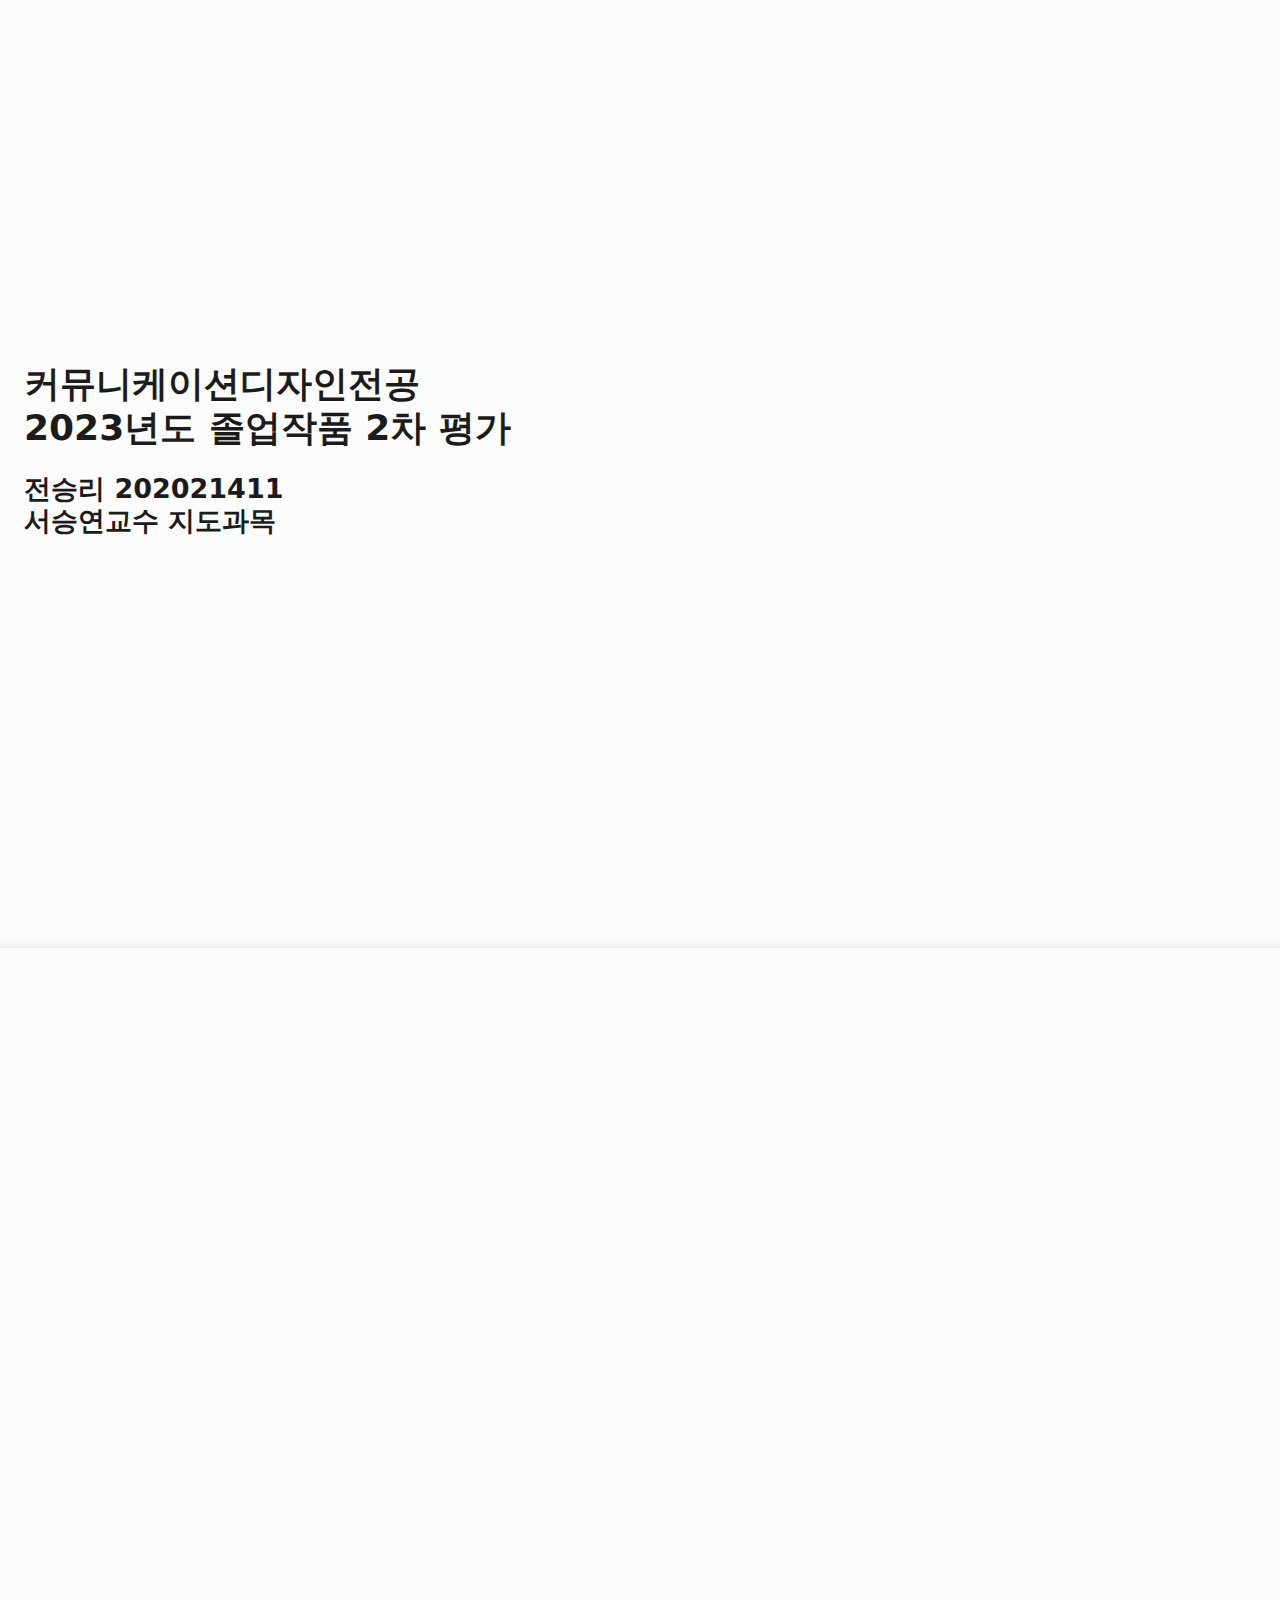
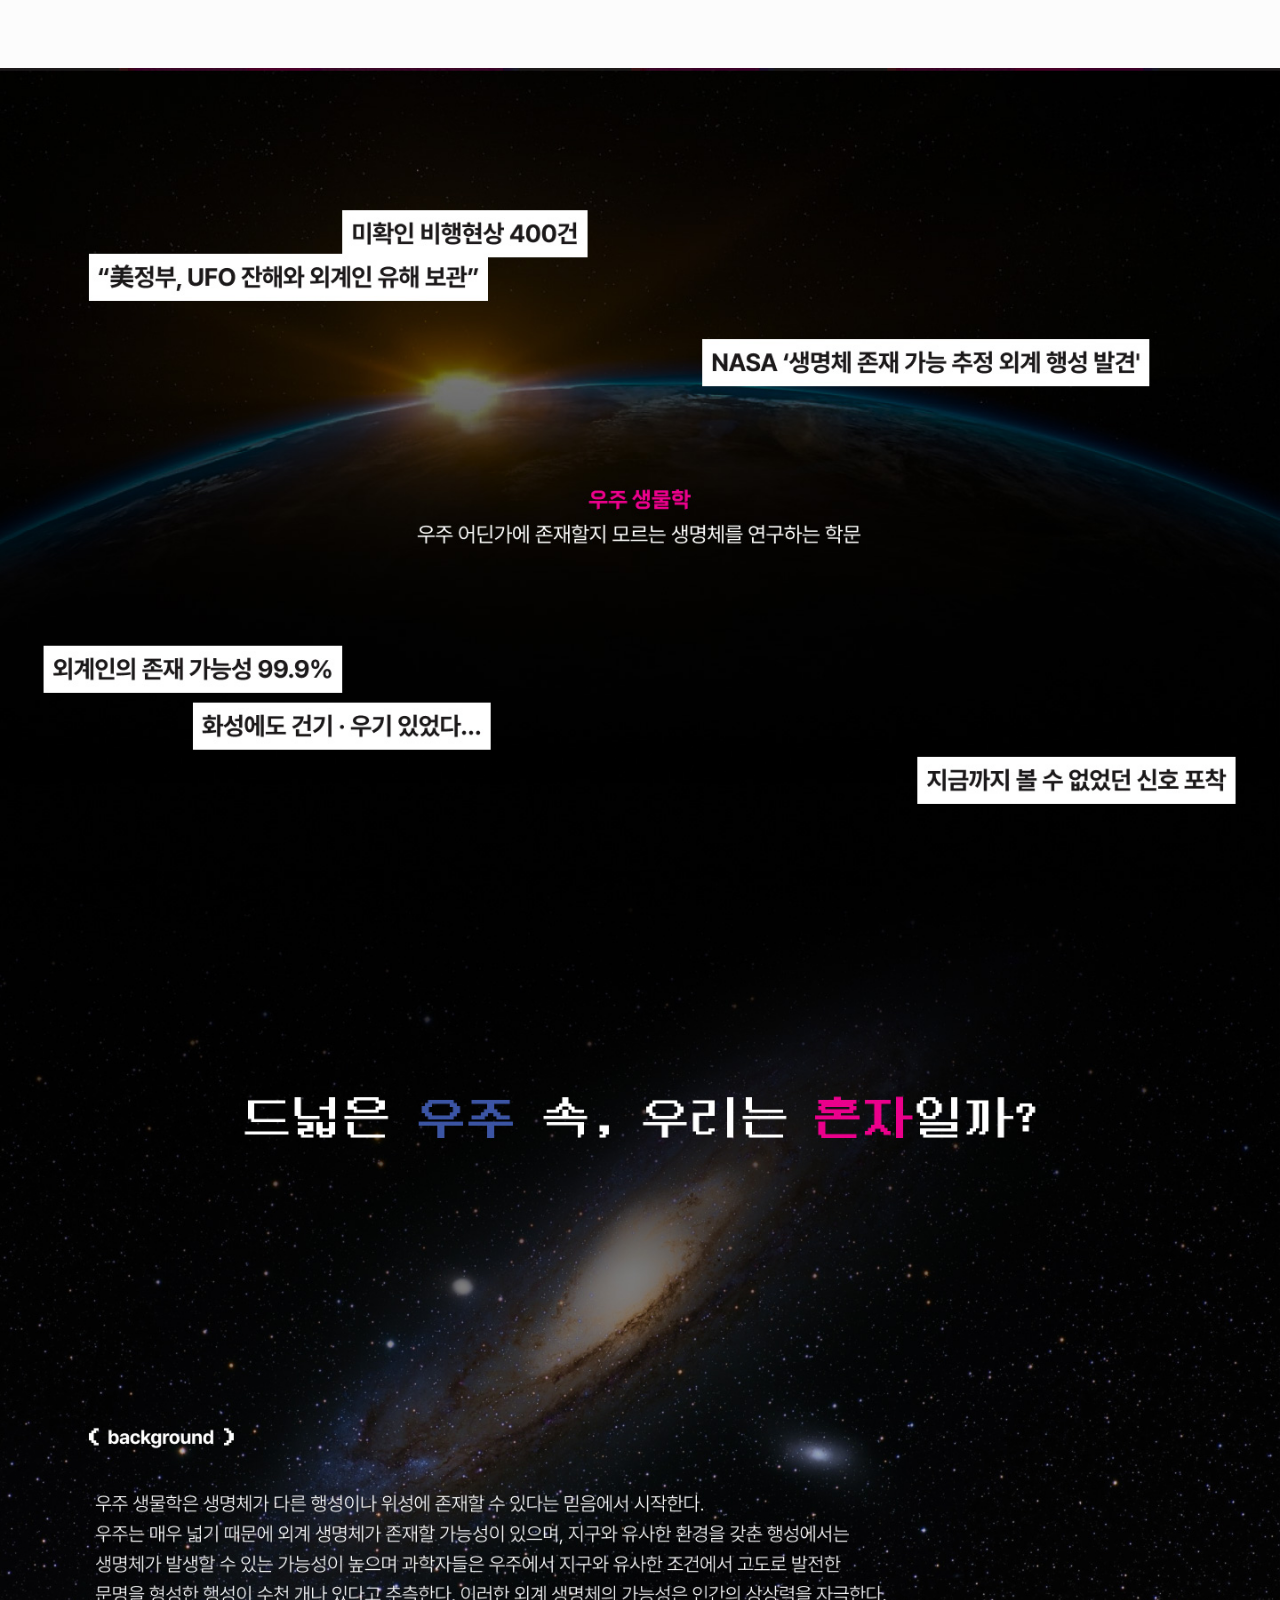
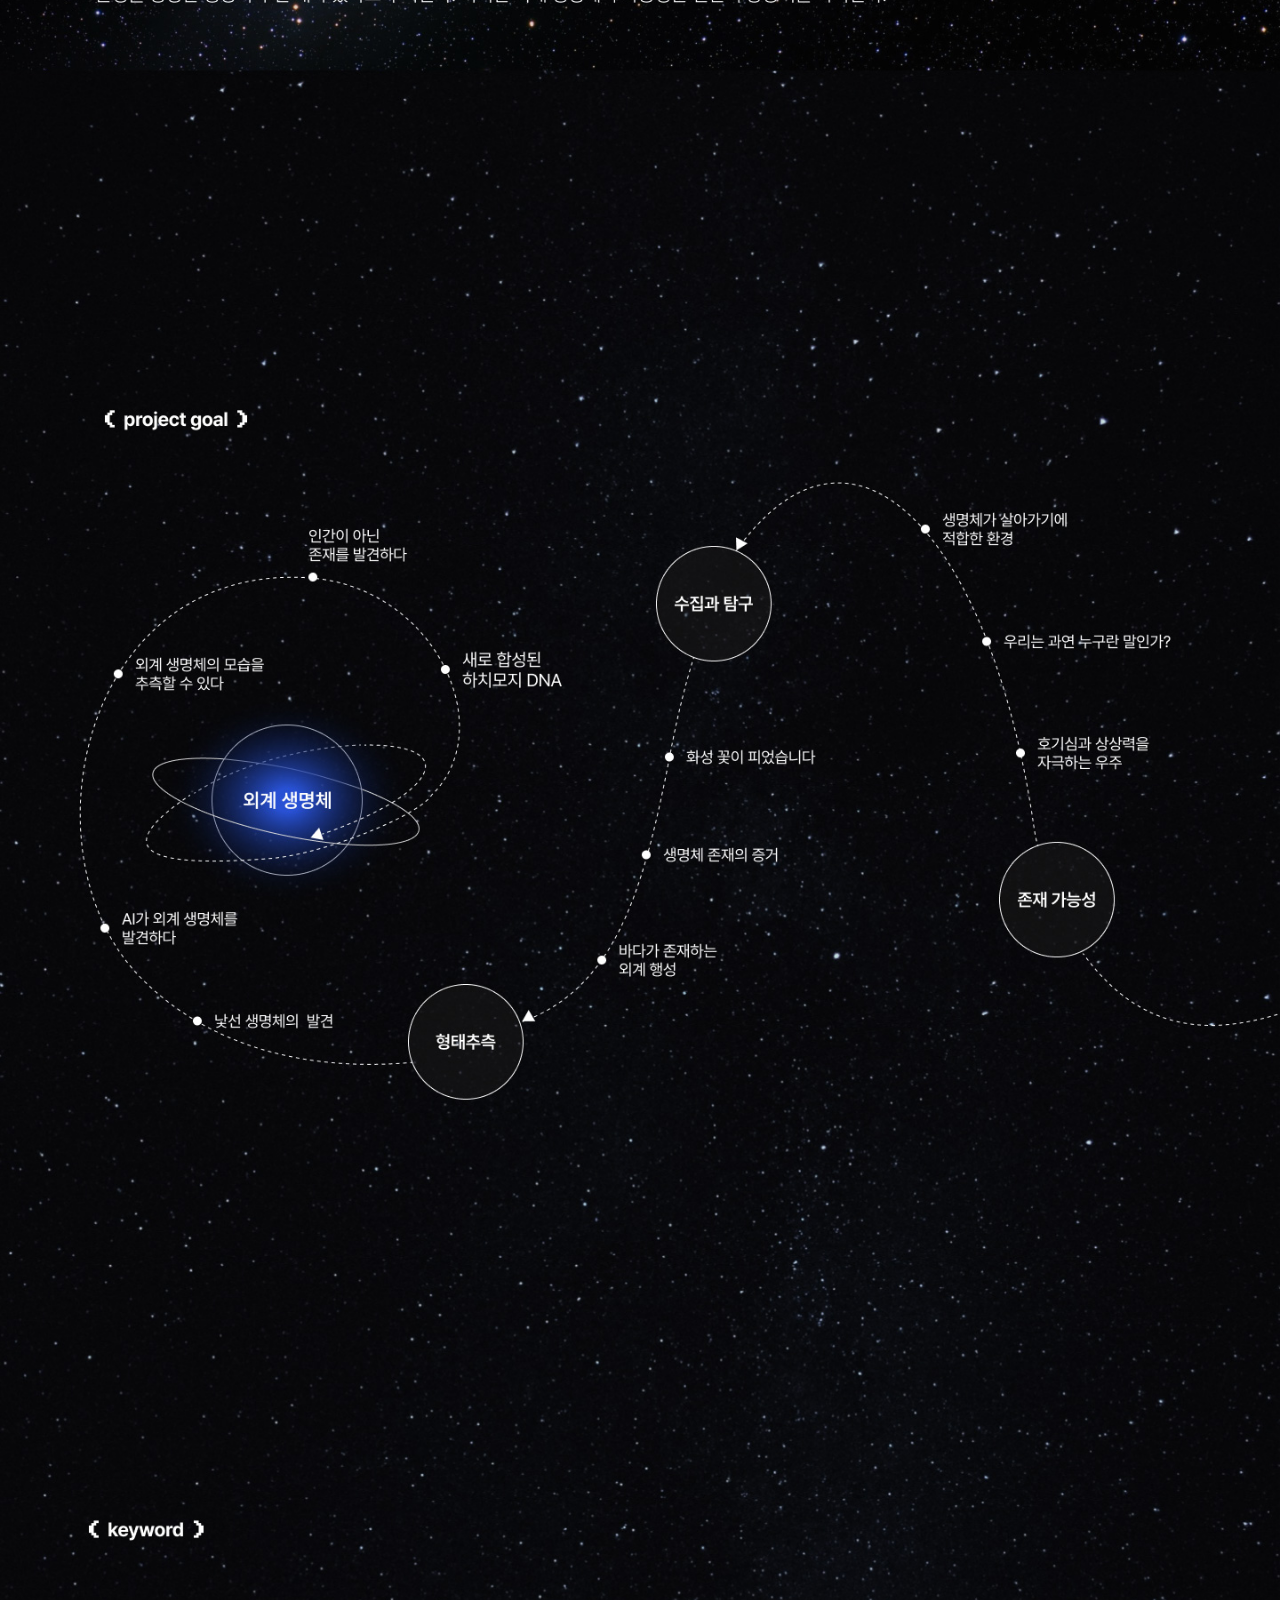
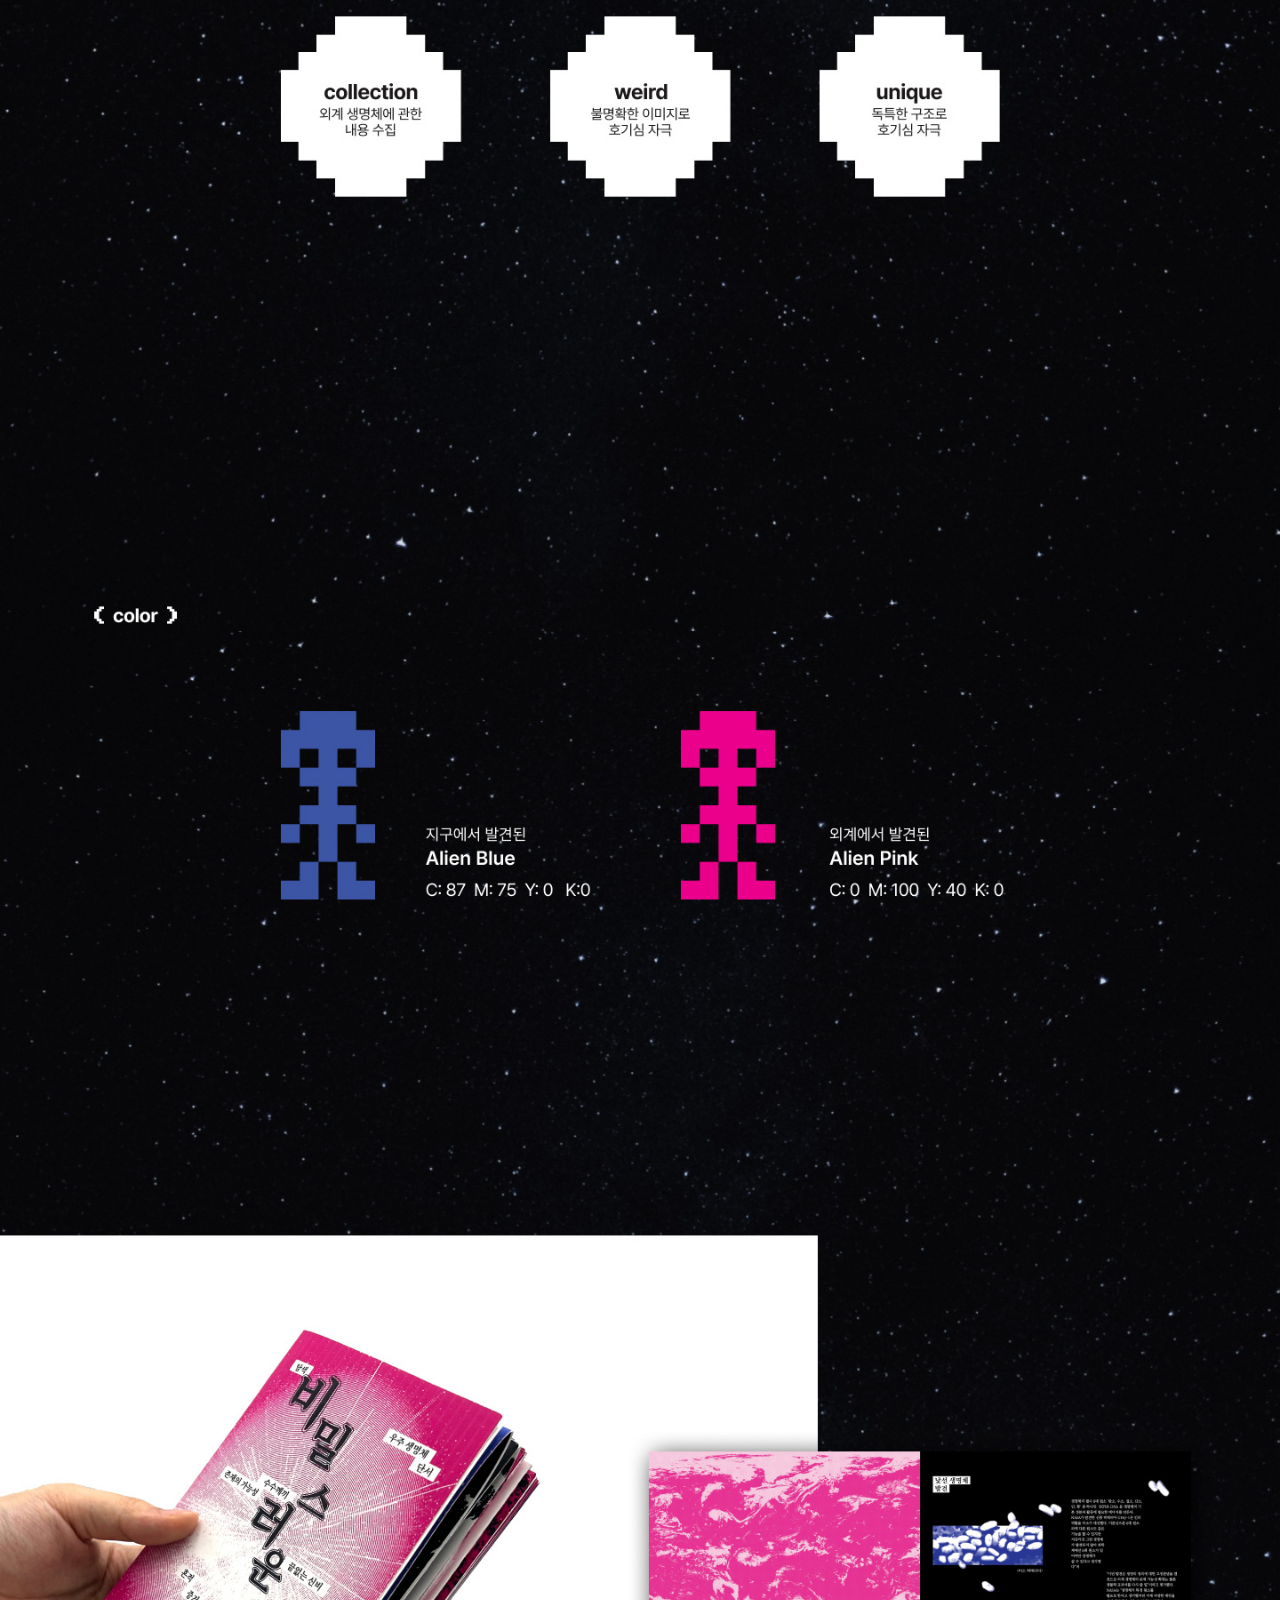
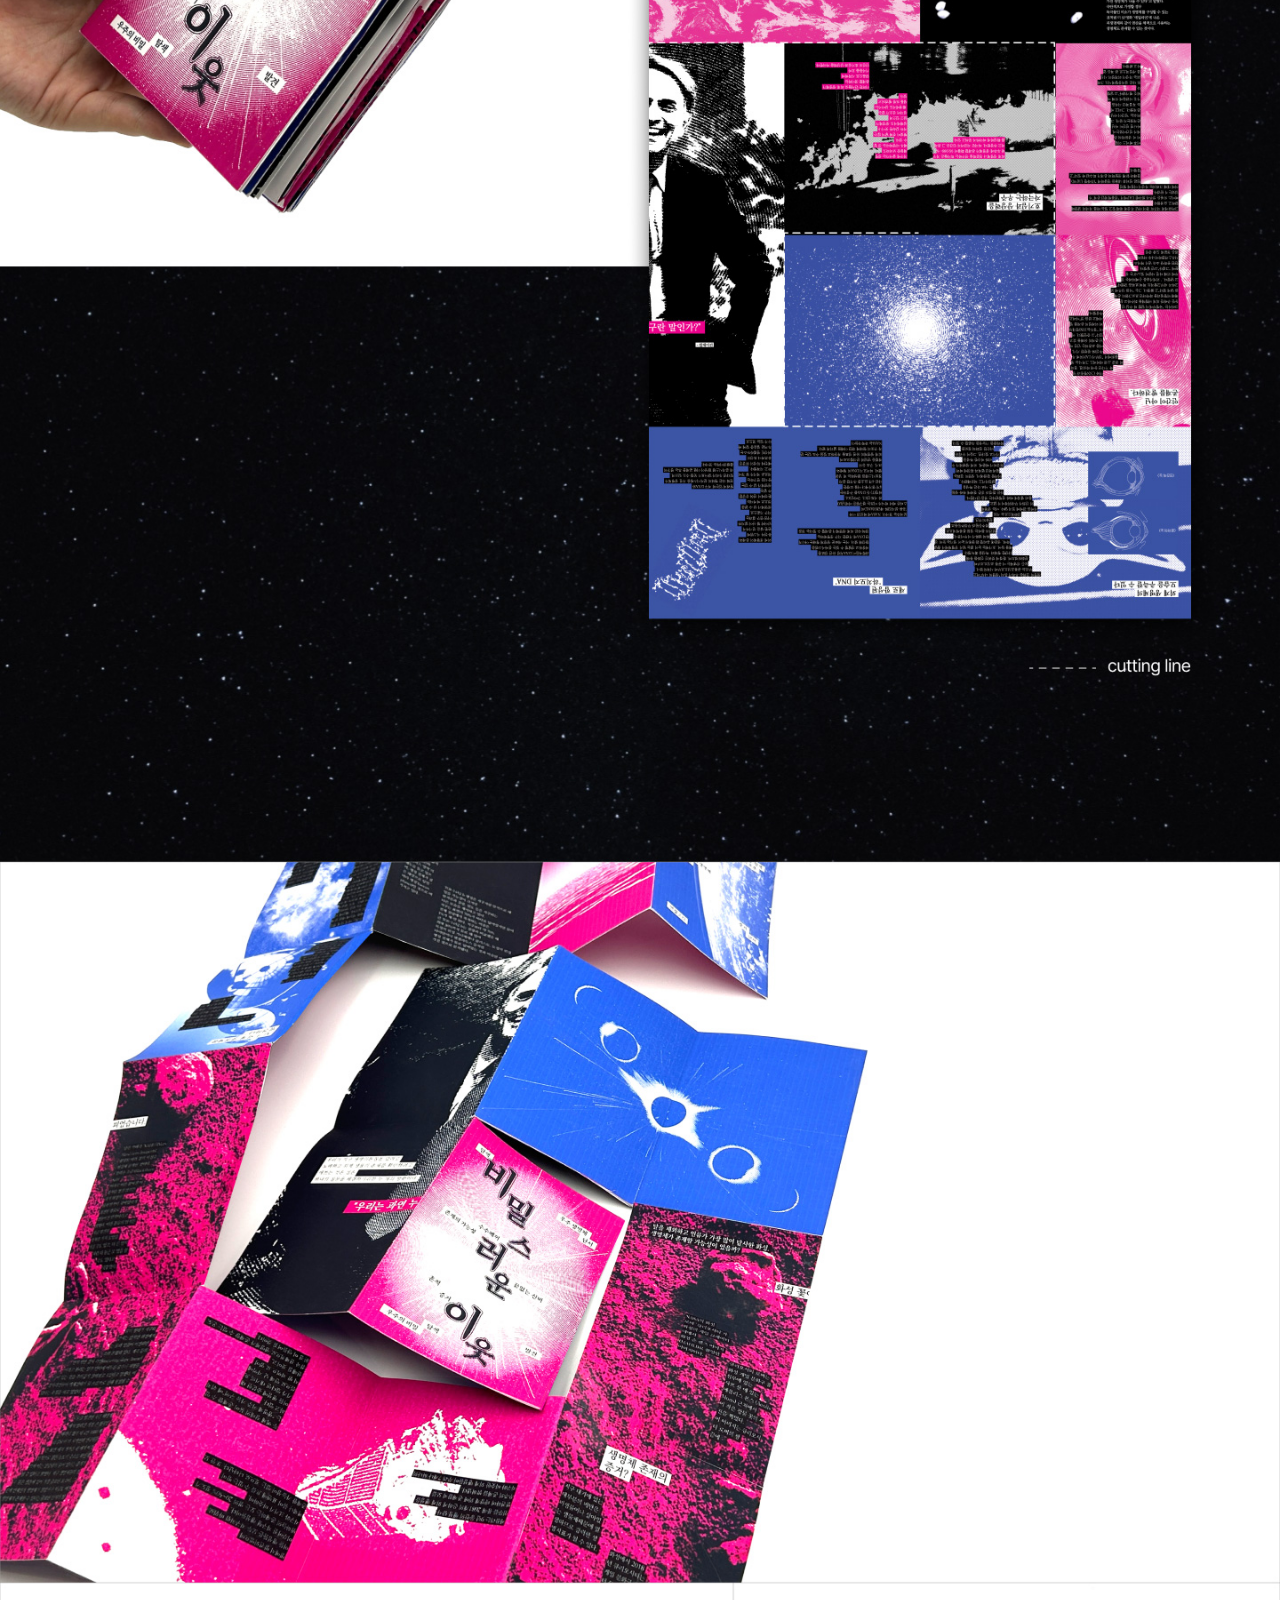
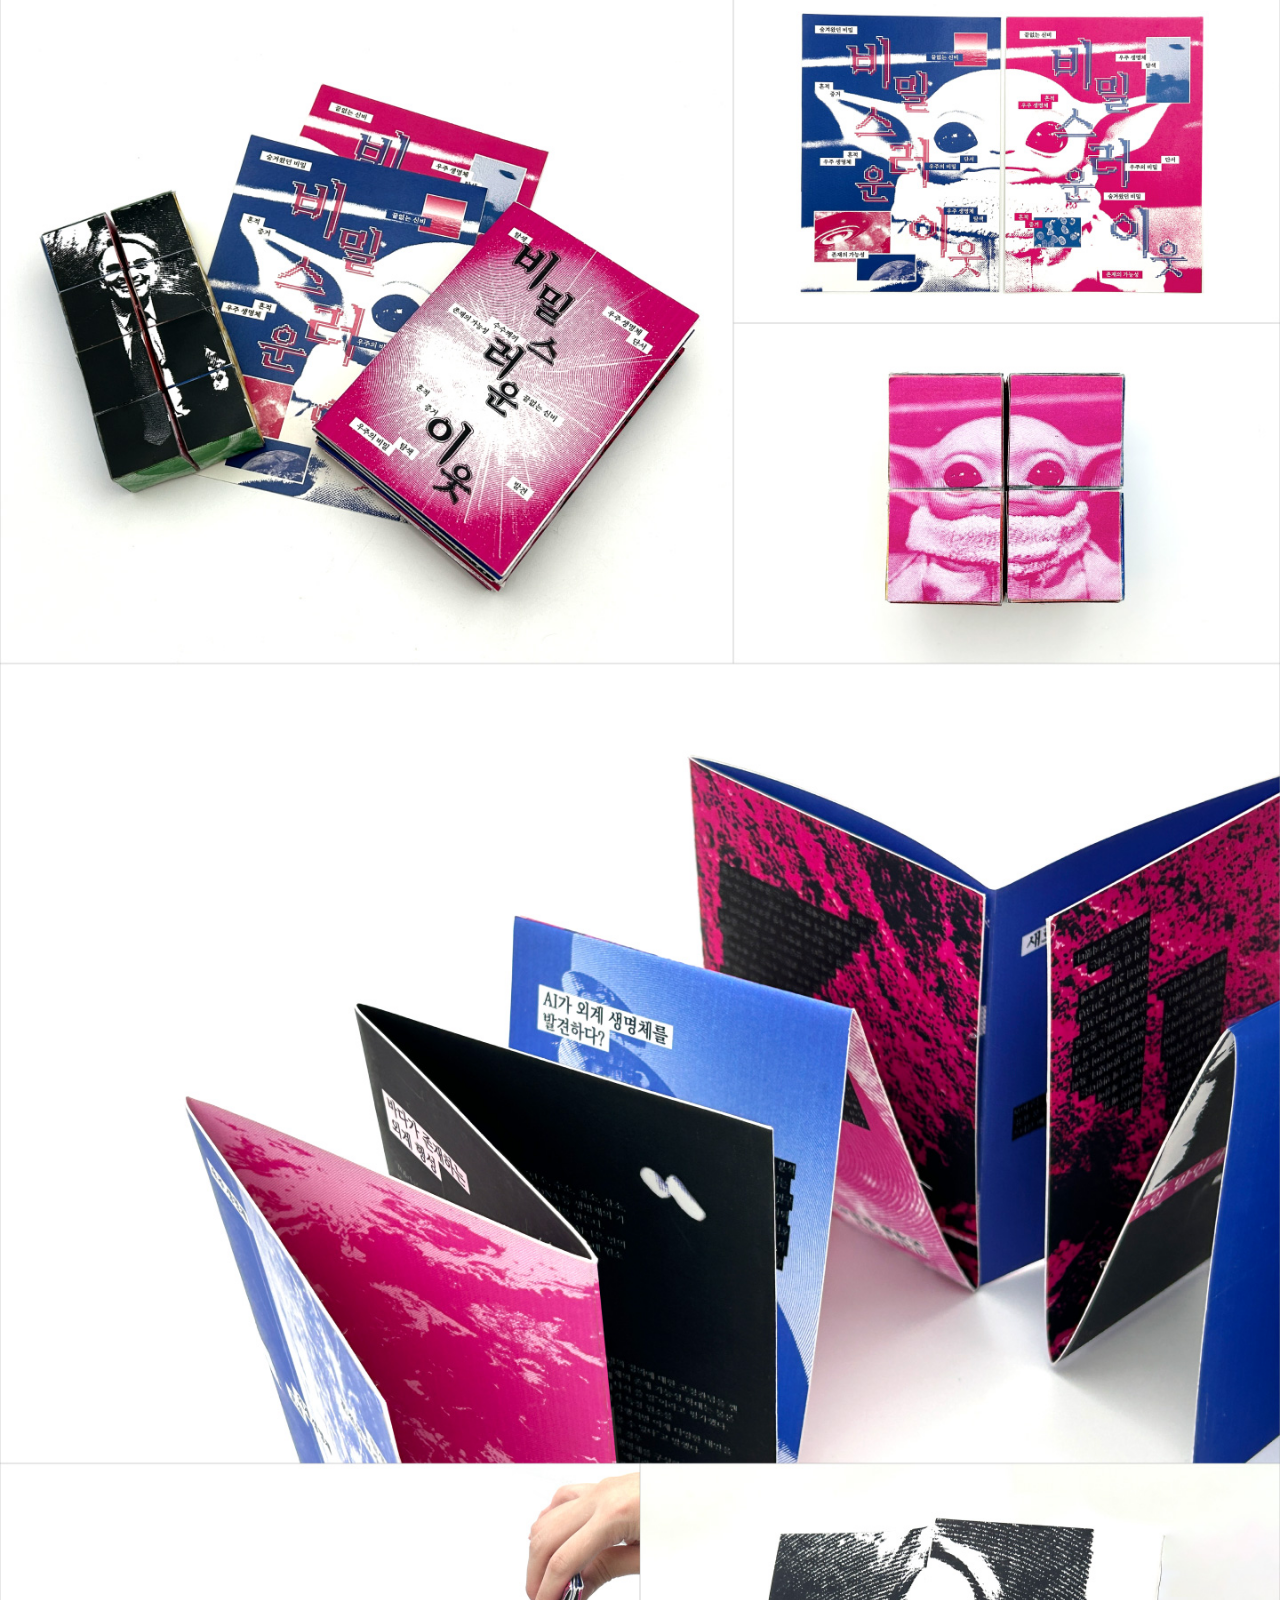
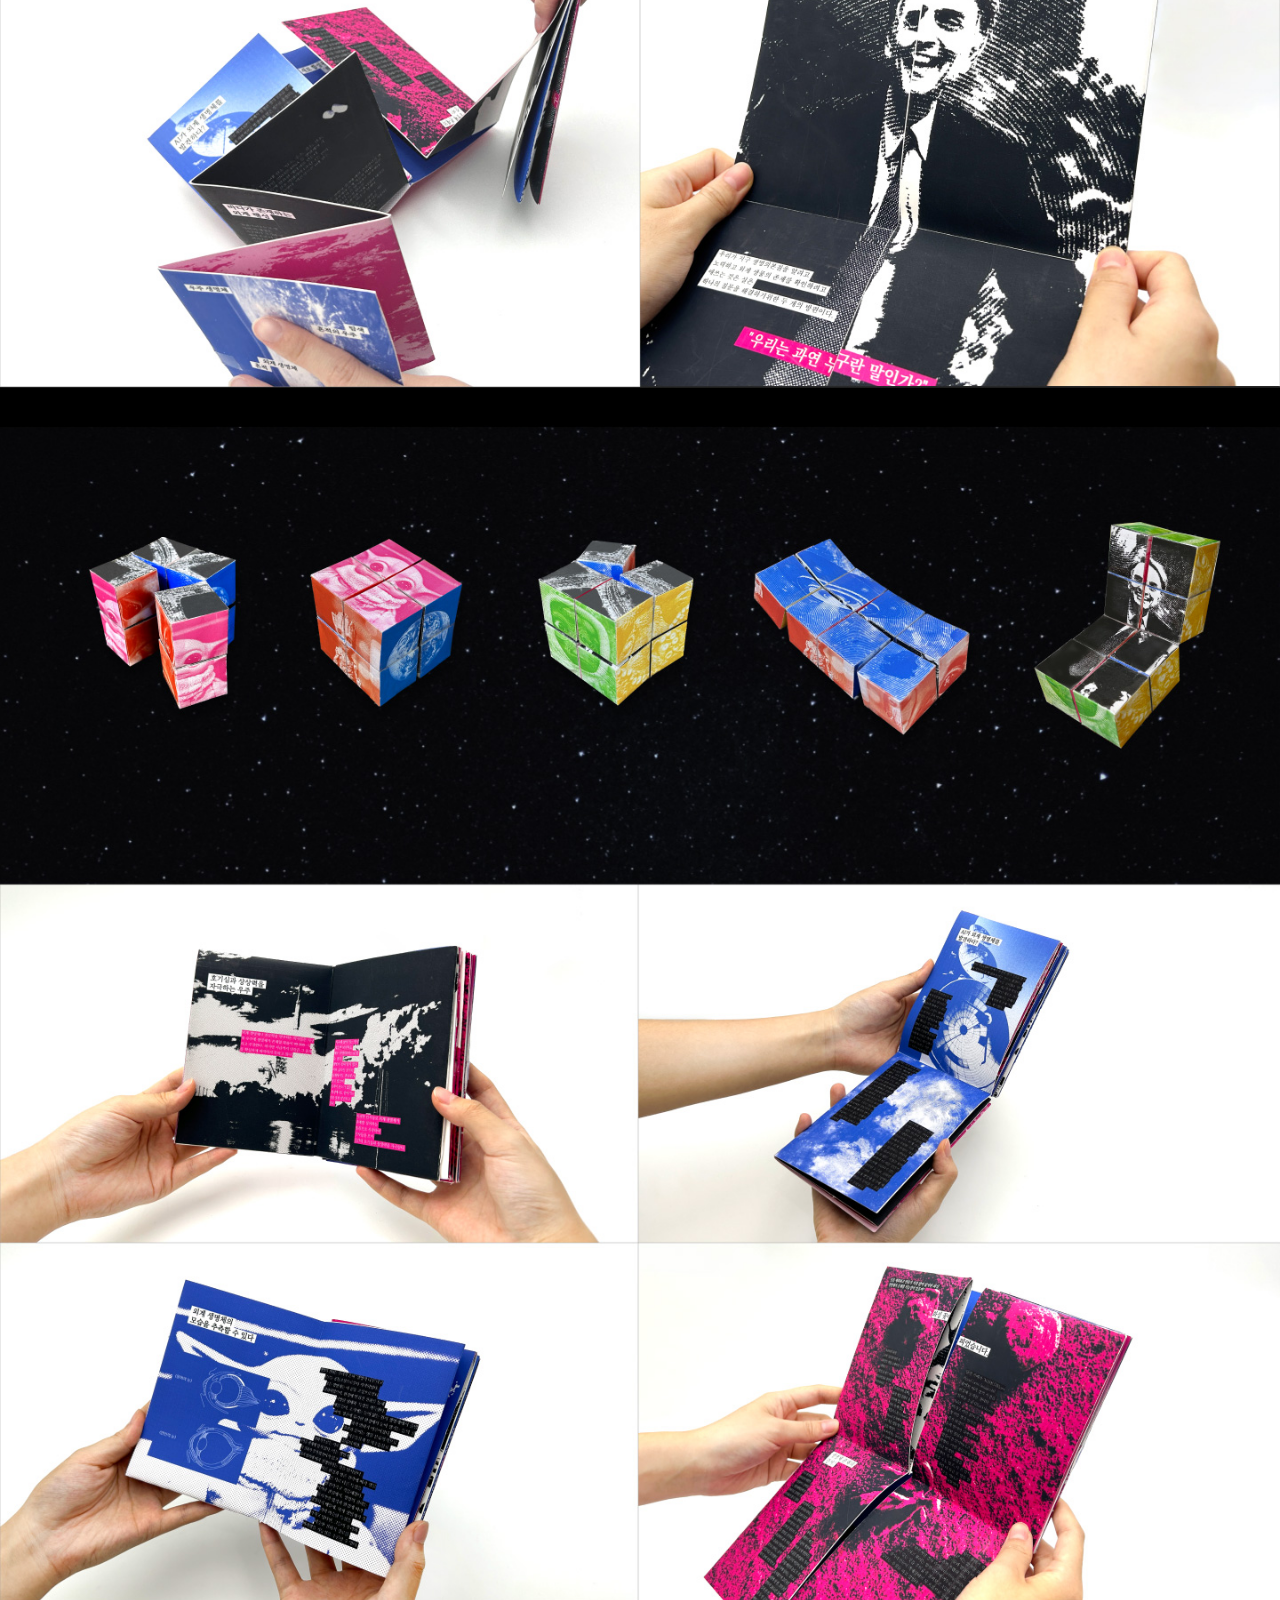
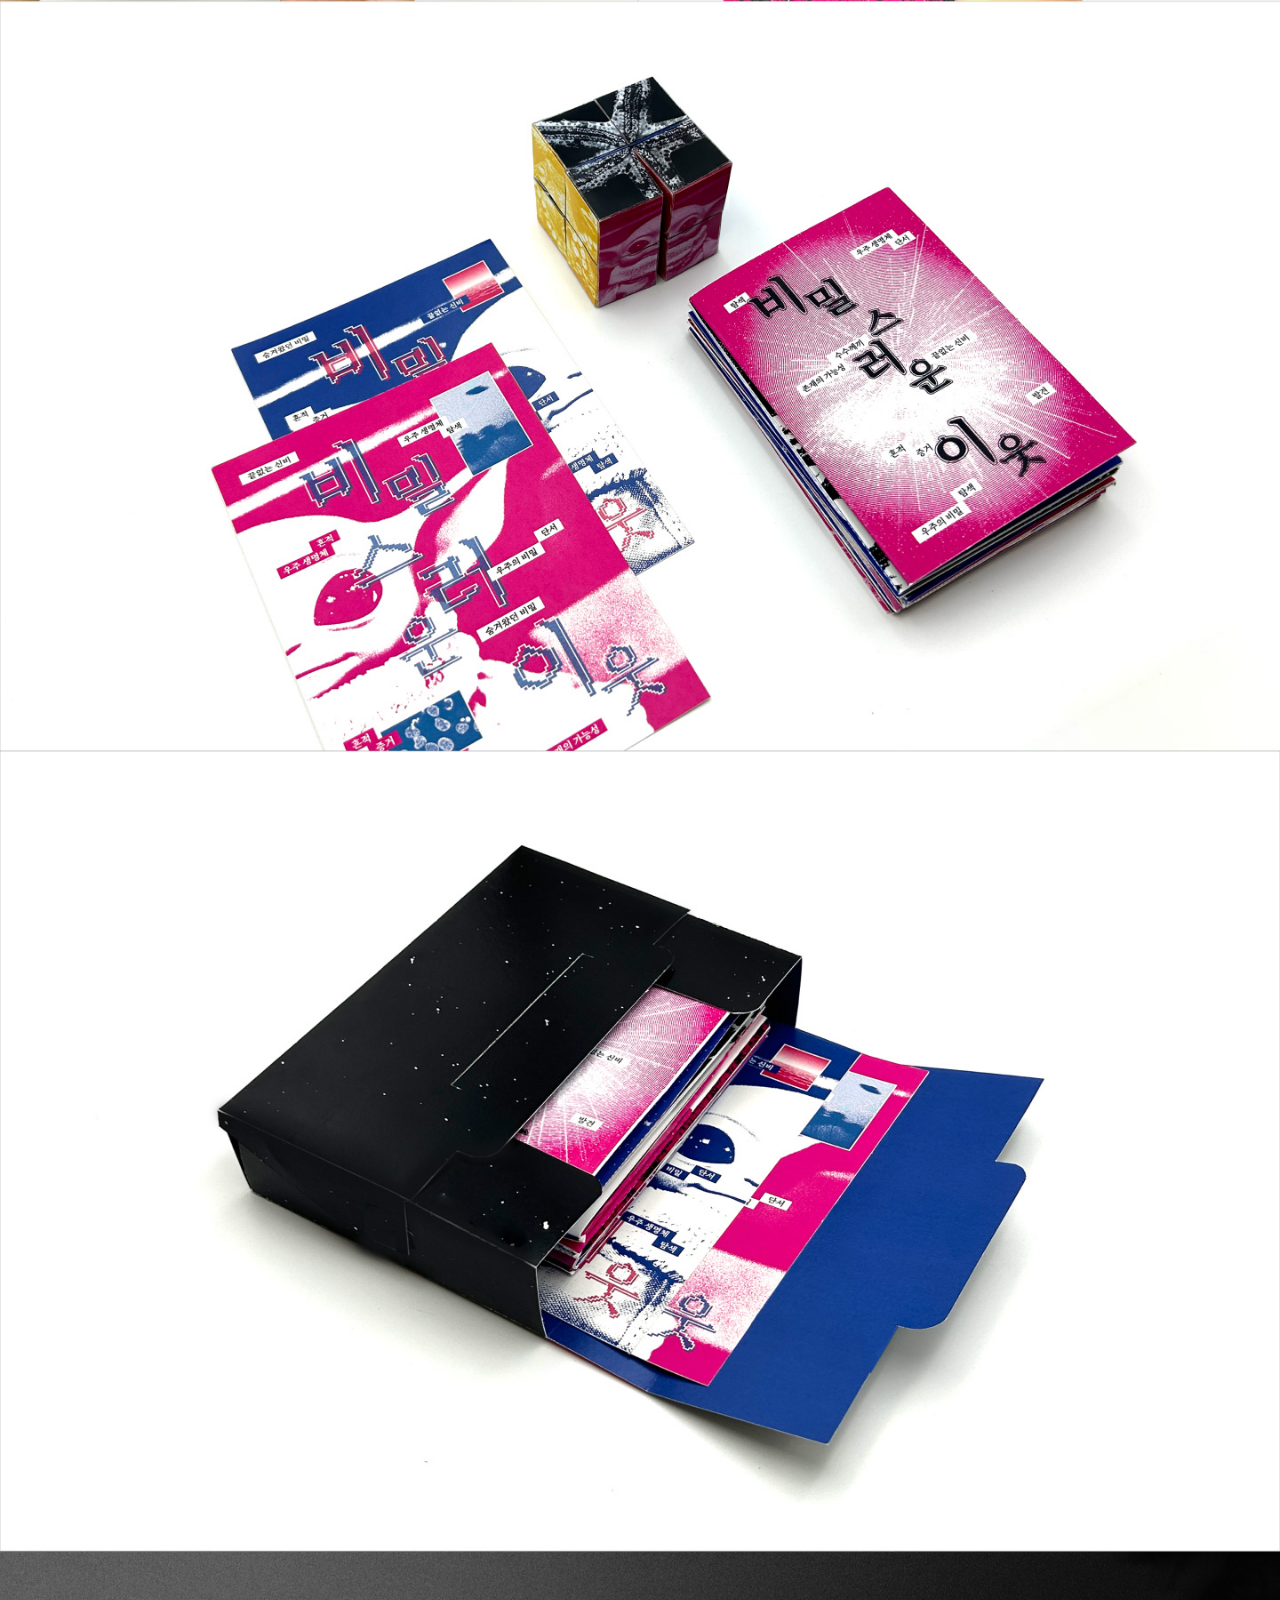
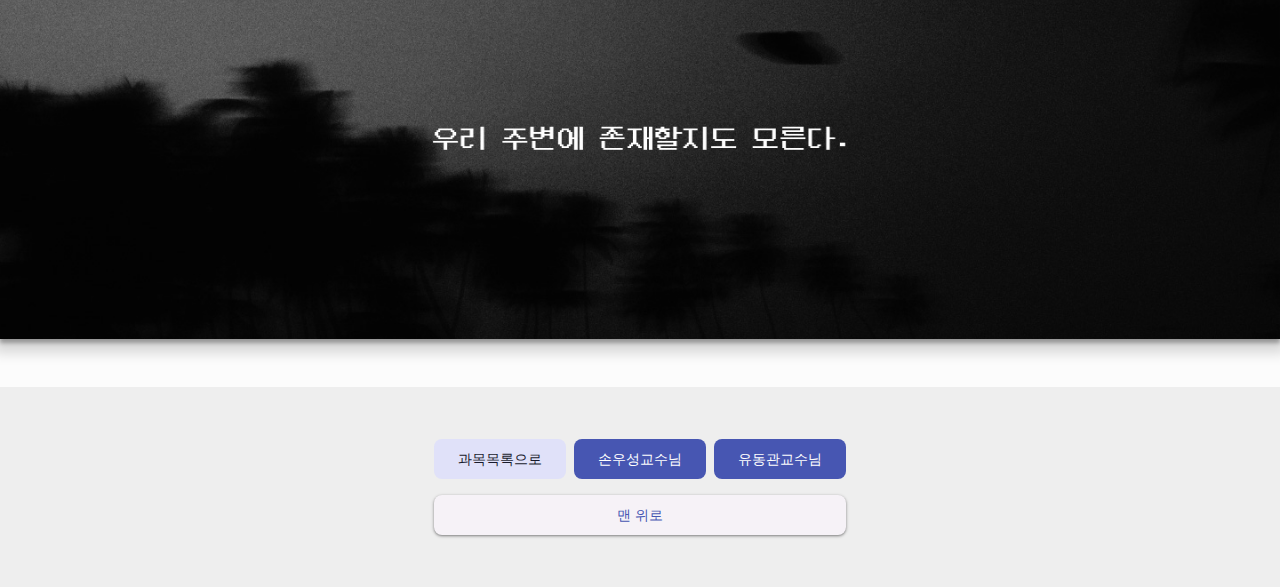
<file: src/subject2/subject2.html>
<!DOCTYPE html>
<html lang="ko">
  <head>
    <meta charset="UTF-8" />
    <meta http-equiv="X-UA-Compatible" content="IE=edge" />
    <meta name="viewport" content="width=device-width, initial-scale=1.0" />
    <link rel="stylesheet" href="../../style/subject.css" />
    <title></title>
    <script>
      const index = 2;
    </script>
    <script src="./script/reference.js"></script>
    <script type="module" src="../../script/subject.js" defer></script>
  </head>
  <body>
    <header id="header">
      <div class="wrapper">
        <h1 id="title"></h1>
        <h2 id="subtitle"></h2>
      </div>
    </header>
    <main>
      <div class="shaddowWrap">
        <section>
          <div class="wrapper">
            <!-- 이 아래로만 수정하시오. 이 위를 수정해서 발생하는 모든 문제는 학생이 알아서 해결하시오. -->
            <!-- 절대 1개 파일의 용량이 100MB를 넘지 않도록 하시오. 이를 어겨 발생하는 모든 문제는 학생이 알아서 해결하시오. -->
            <!-- 1개 파일의 용량을 1MB 이하로 하시오. -->
            <!-- 비메오 영상 포맷 가이드라인 링크: https://help.vimeo.com/hc/en-us/articles/12426043233169-Video-and-audio-compression-guidelines -->

            <!-- <script src=" https://unpkg.com/@lottiefiles/lottie-player@latest/dist/lottie-player.js"></script>
            <lottie-player
              src="./assets/data.json"
              speed="1"
              style="aspect-ratio: 640 / 400; width: 100%"
              loop
              autoplay></lottie-player> -->
            <iframe
              src="https://player.vimeo.com/video/869619438?h=20aad0892a&autoplay=1&loop=1&title=0&byline=0&portrait=0&muted=1&background=1"
              style="aspect-ratio: 640/360; width: 100%"
              frameborder="0"
              allow="autoplay; fullscreen; picture-in-picture"
              allowfullscreen></iframe>
            <img src="./assets/TypographyTemplate_02.jpg" alt="" />
            <img src="./assets/TypographyTemplate_03.jpg" alt="" />
            <img src="./assets/TypographyTemplate_04.jpg" alt="" />
            <img src="./assets/TypographyTemplate_05.jpg" alt="" />
            <img src="./assets/TypographyTemplate_06.jpg" alt="" />
            <img src="./assets/TypographyTemplate_07.jpg" alt="" />
            <img src="./assets/TypographyTemplate_08.jpg" alt="" />
            <img src="./assets/TypographyTemplate_09.jpg" alt="" />
            <img src="./assets/TypographyTemplate_10.jpg" alt="" />
            <img src="./assets/TypographyTemplate_11.jpg" alt="" />
            <img src="./assets/TypographyTemplate_12.jpg" alt="" />
            <img src="./assets/TypographyTemplate_13.jpg" alt="" />
            <img src="./assets/TypographyTemplate_14.jpg" alt="" />
            <img src="./assets/TypographyTemplate_15.jpg" alt="" />
            <img src="./assets/TypographyTemplate_16.jpg" alt="" />
            <img src="./assets/TypographyTemplate_17.jpg" alt="" />

            <!-- 비메오 영상 포맷 가이드라인 링크: https://help.vimeo.com/hc/en-us/articles/12426043233169-Video-and-audio-compression-guidelines -->
            <!-- 1개 파일의 용량을 1MB 이하로 하시오. -->
            <!-- 절대 1개 파일의 용량이 100MB를 넘지 않도록 하시오. 이를 어겨 발생하는 모든 문제는 학생이 알아서 해결하시오. -->
            <!-- 이 위로만 수정하시오. 이 아래를 수정해서 발생하는 모든 문제는 학생이 알아서 해결하시오. -->
          </div>
        </section>
      </div>
    </main>
    <nav>
      <div class="wrapper">
        <a
          href="../../index.html"
          class="btn btn--width-stretch btn--type-tonal">
          과목목록으로
        </a>
        <a
          href="../subject1/subject1.html"
          id="subject1"
          class="subject btn btn--width-stretch"></a>
        <a
          href="../subject2/subject2.html"
          id="subject2"
          class="subject btn btn--width-stretch"></a>
        <a
          href="../subject3/subject3.html"
          id="subject3"
          class="subject btn btn--width-stretch"></a>
        <a
          class="fullColumn innerLink btn btn--width-stretch btn--type-elevated"
          href="#header">
          맨 위로
        </a>
      </div>
    </nav>
  </body>
</html>
</file>
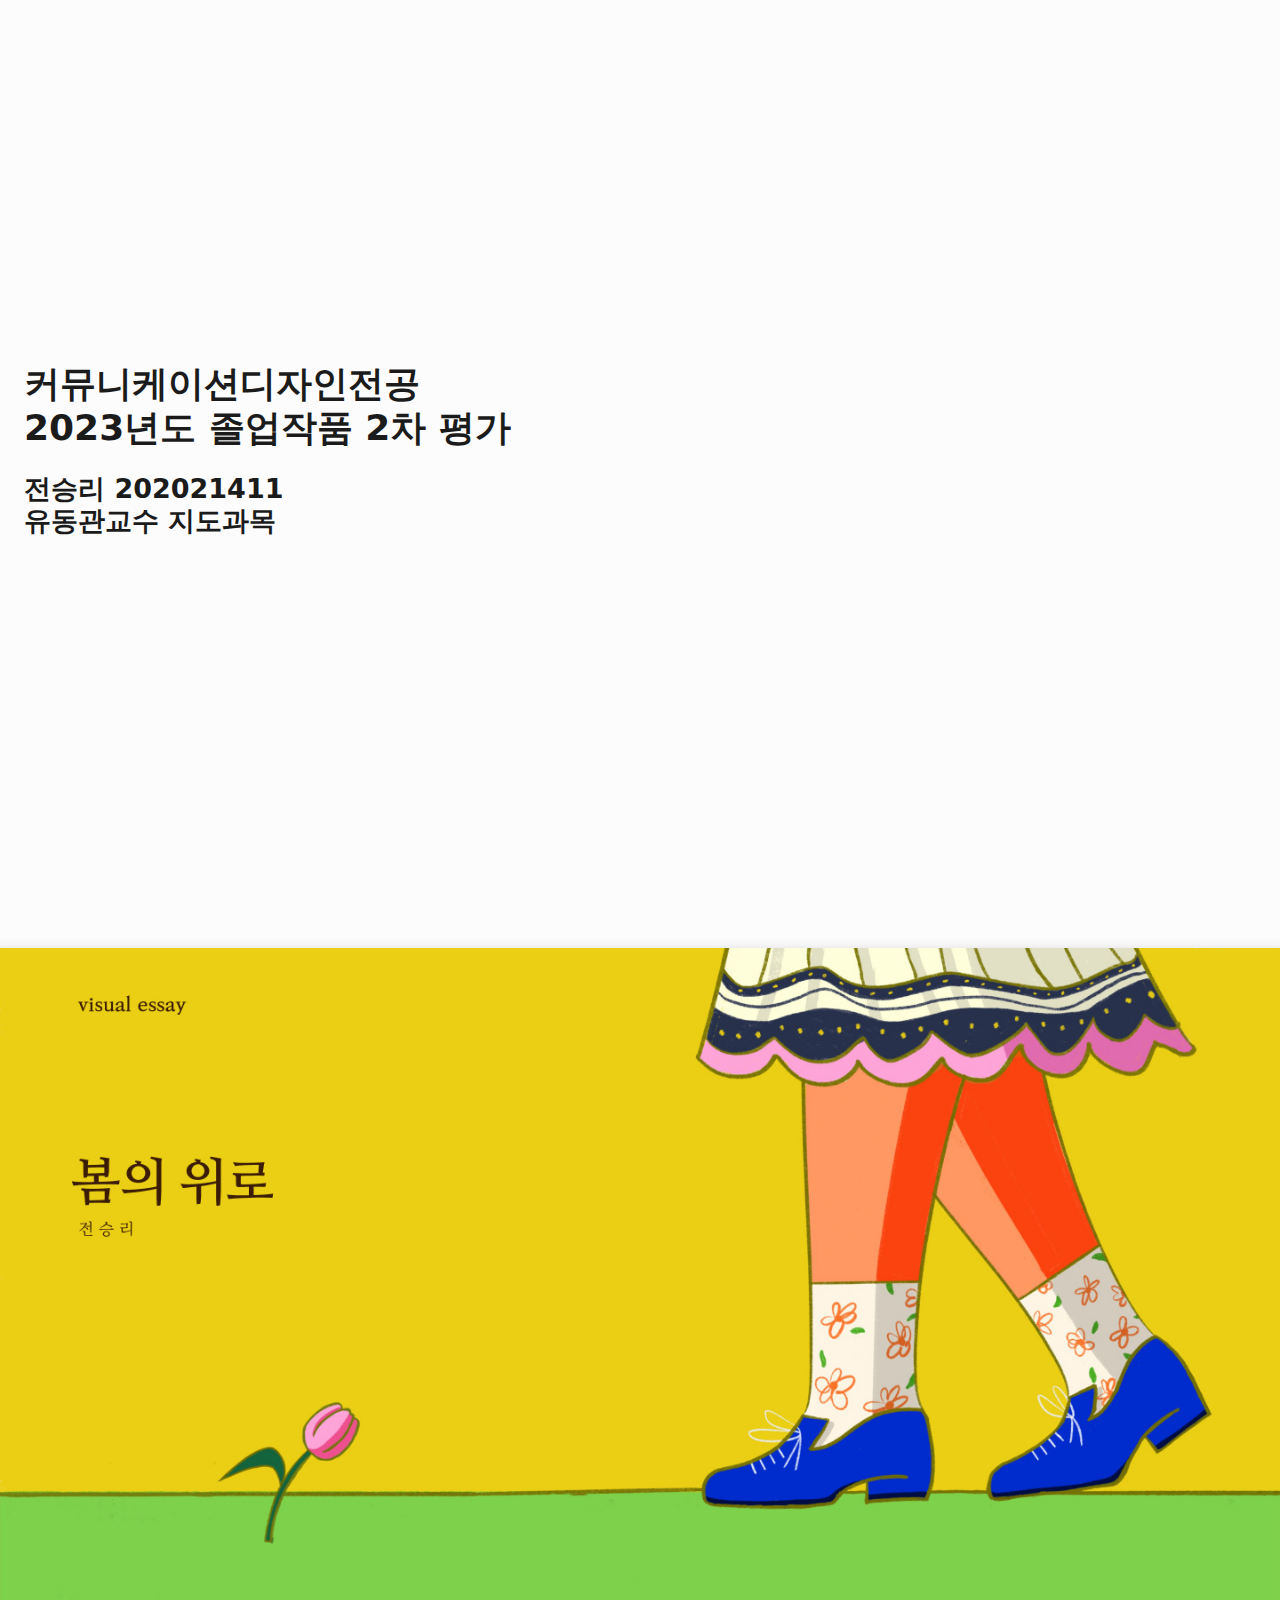
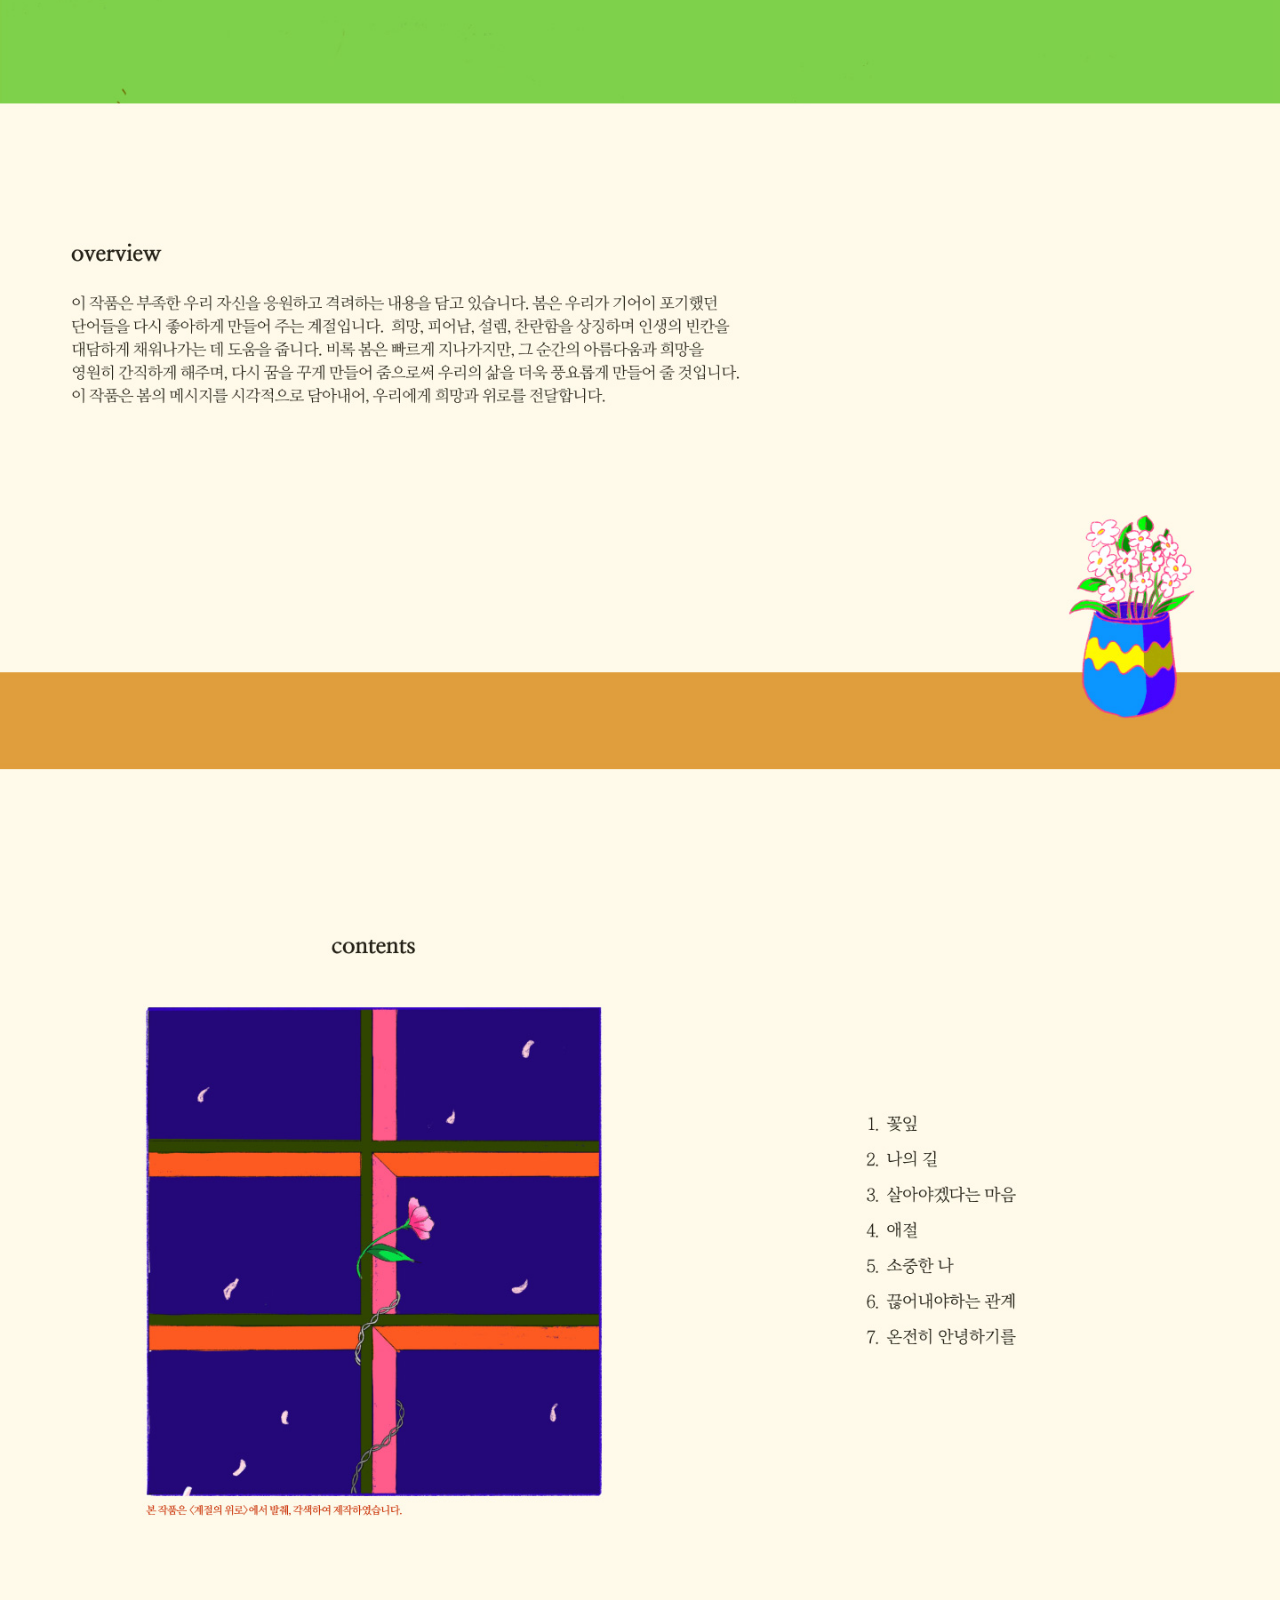
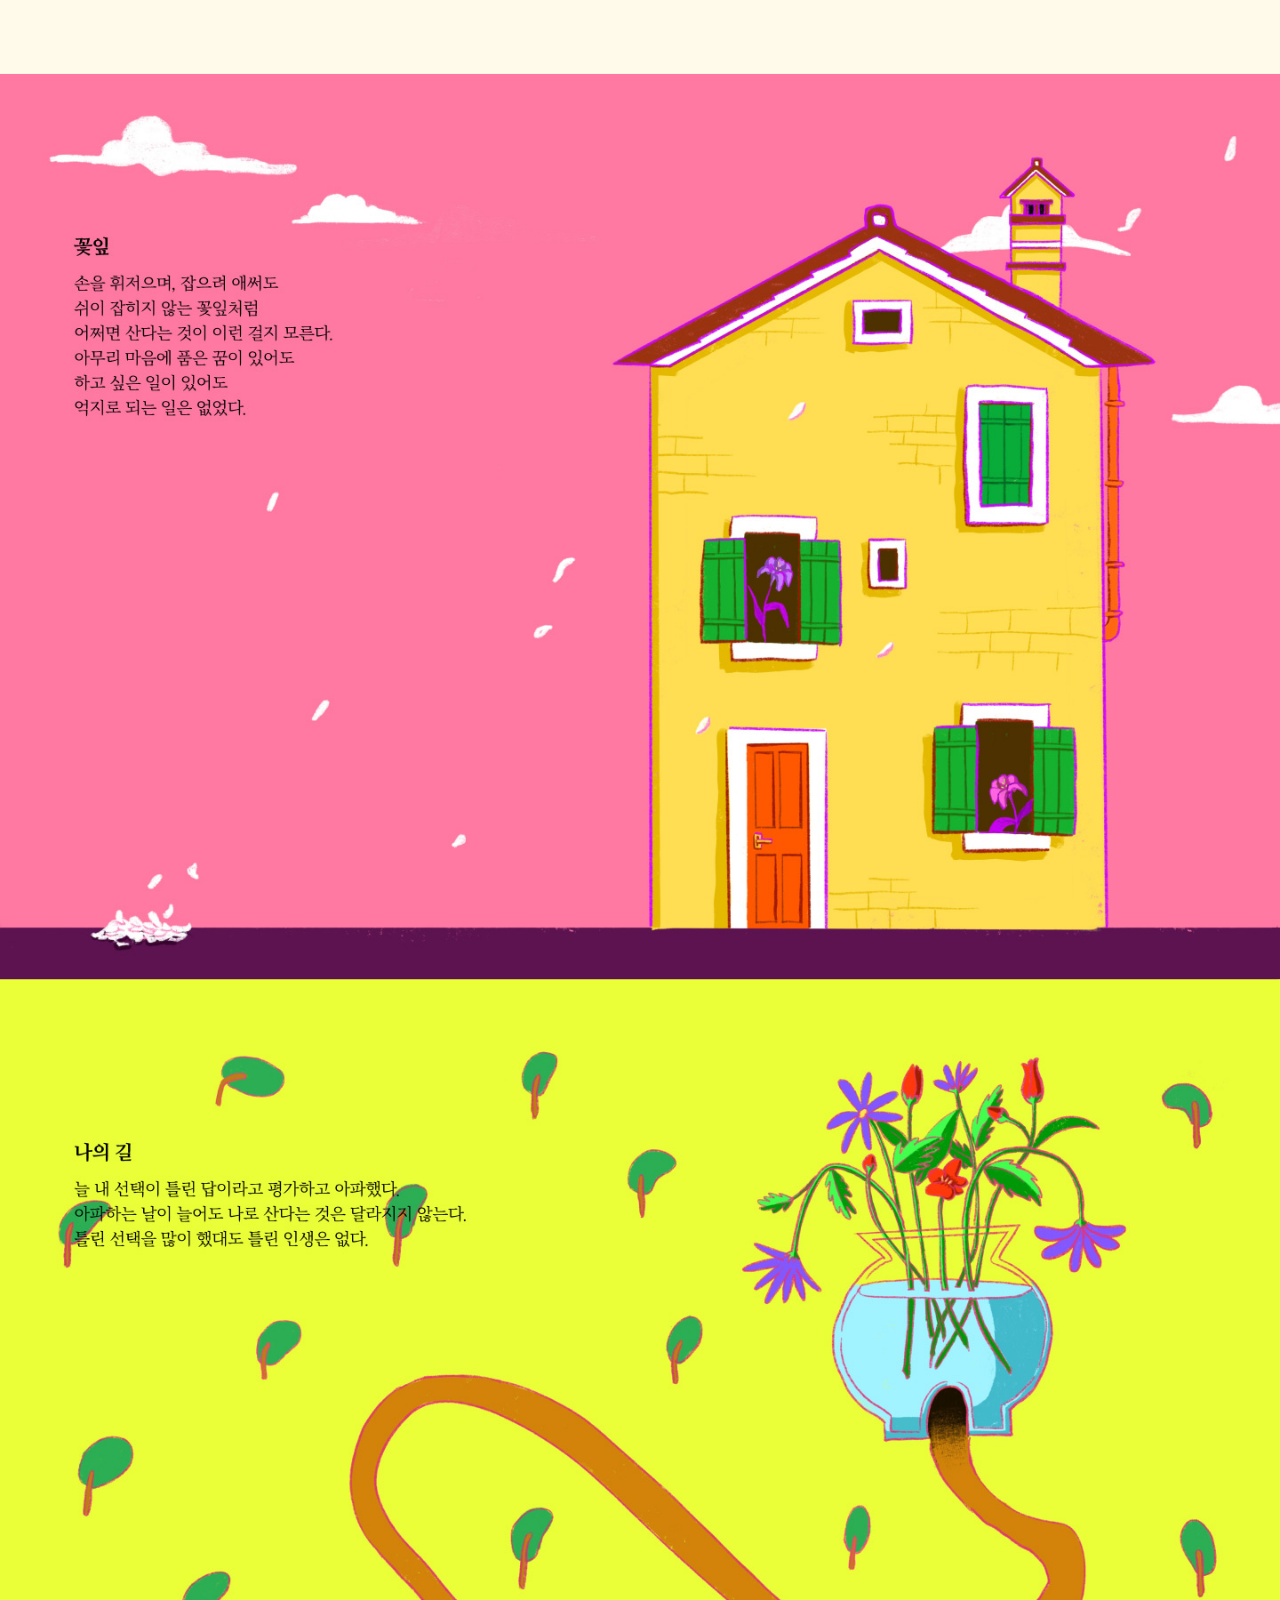
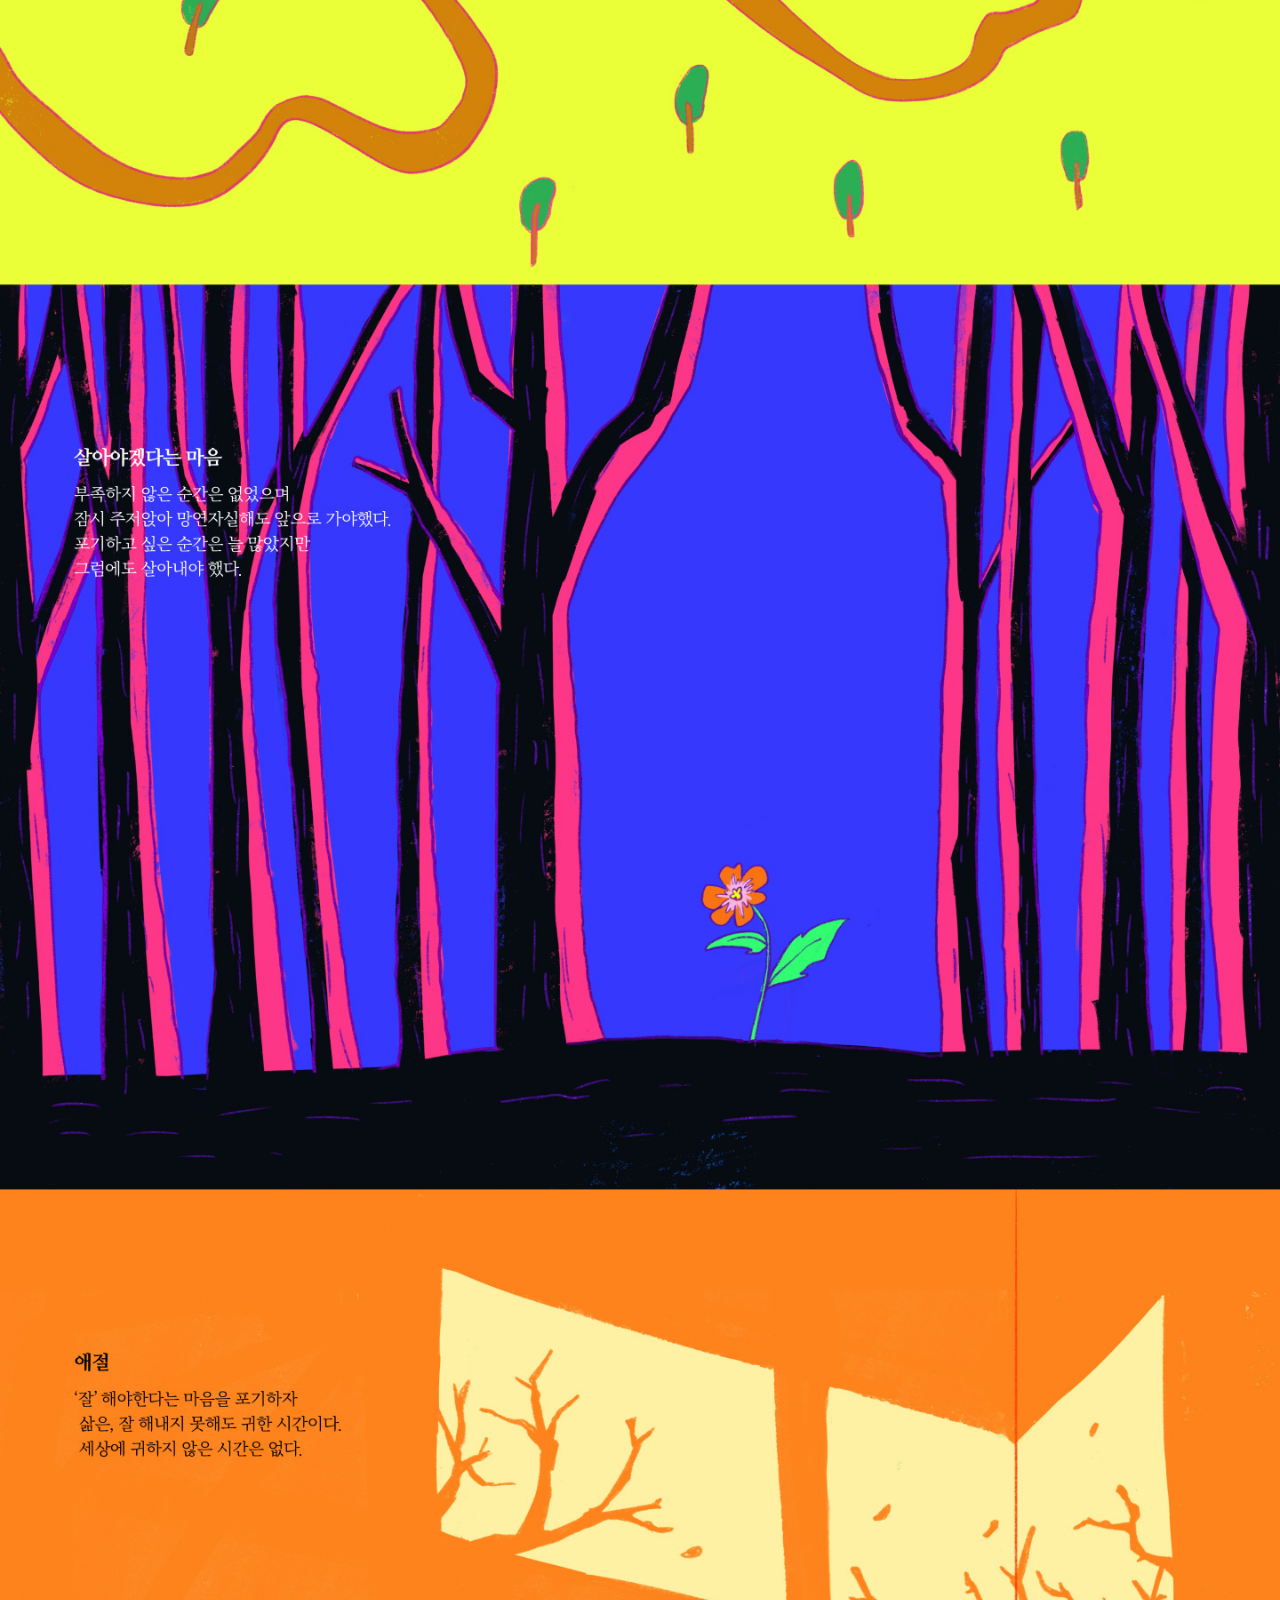
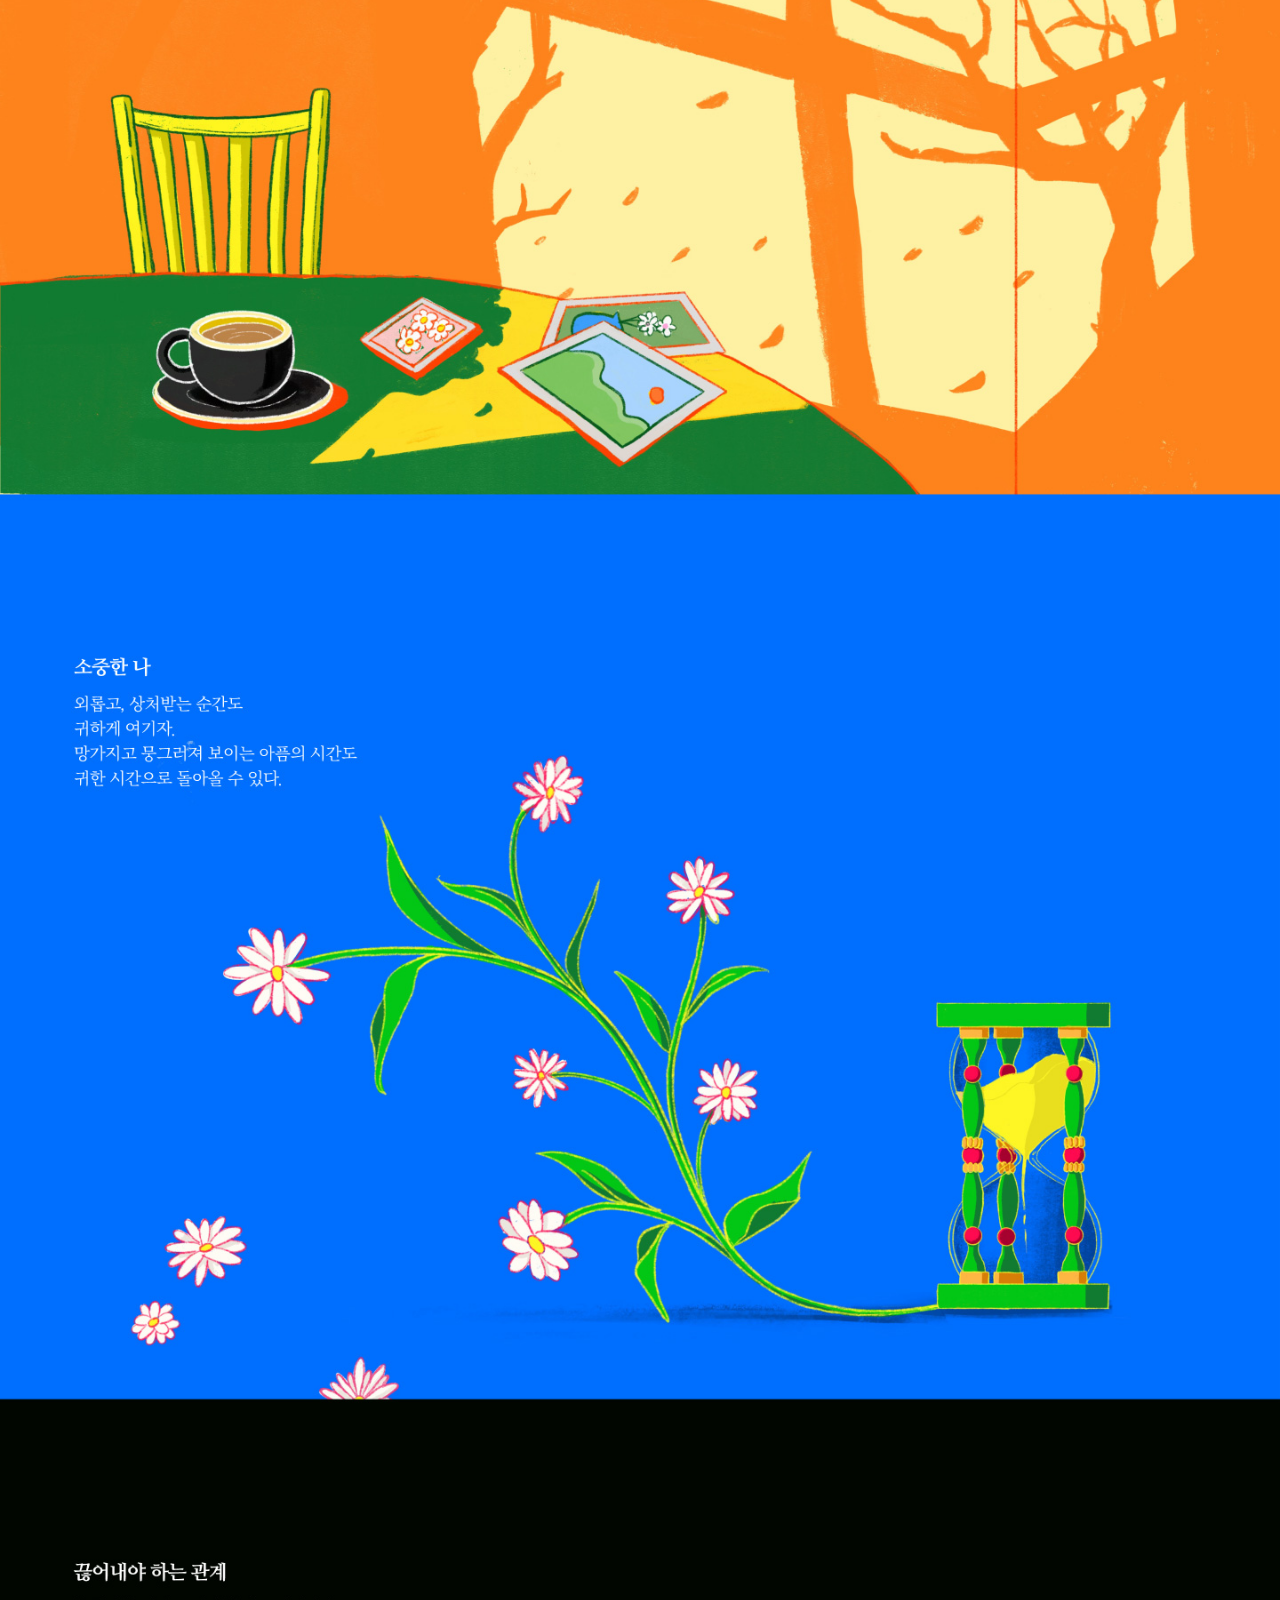
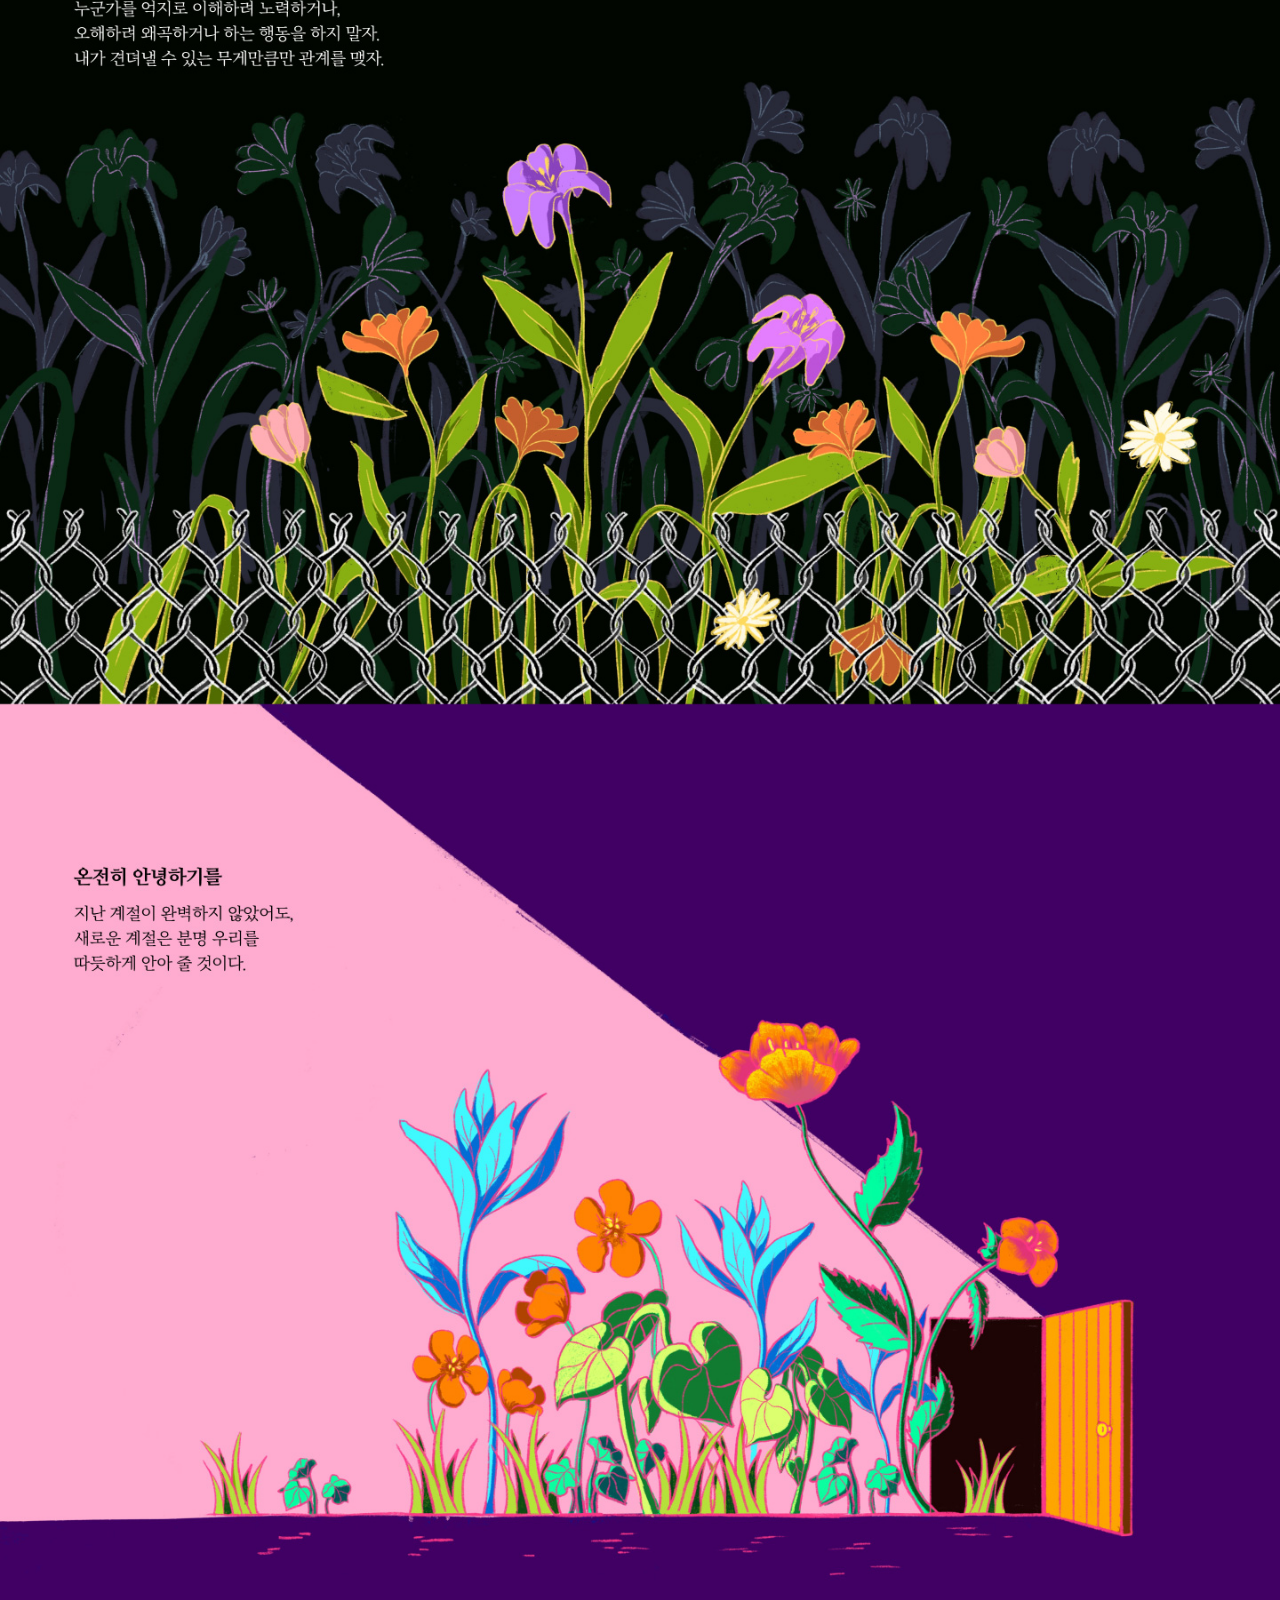
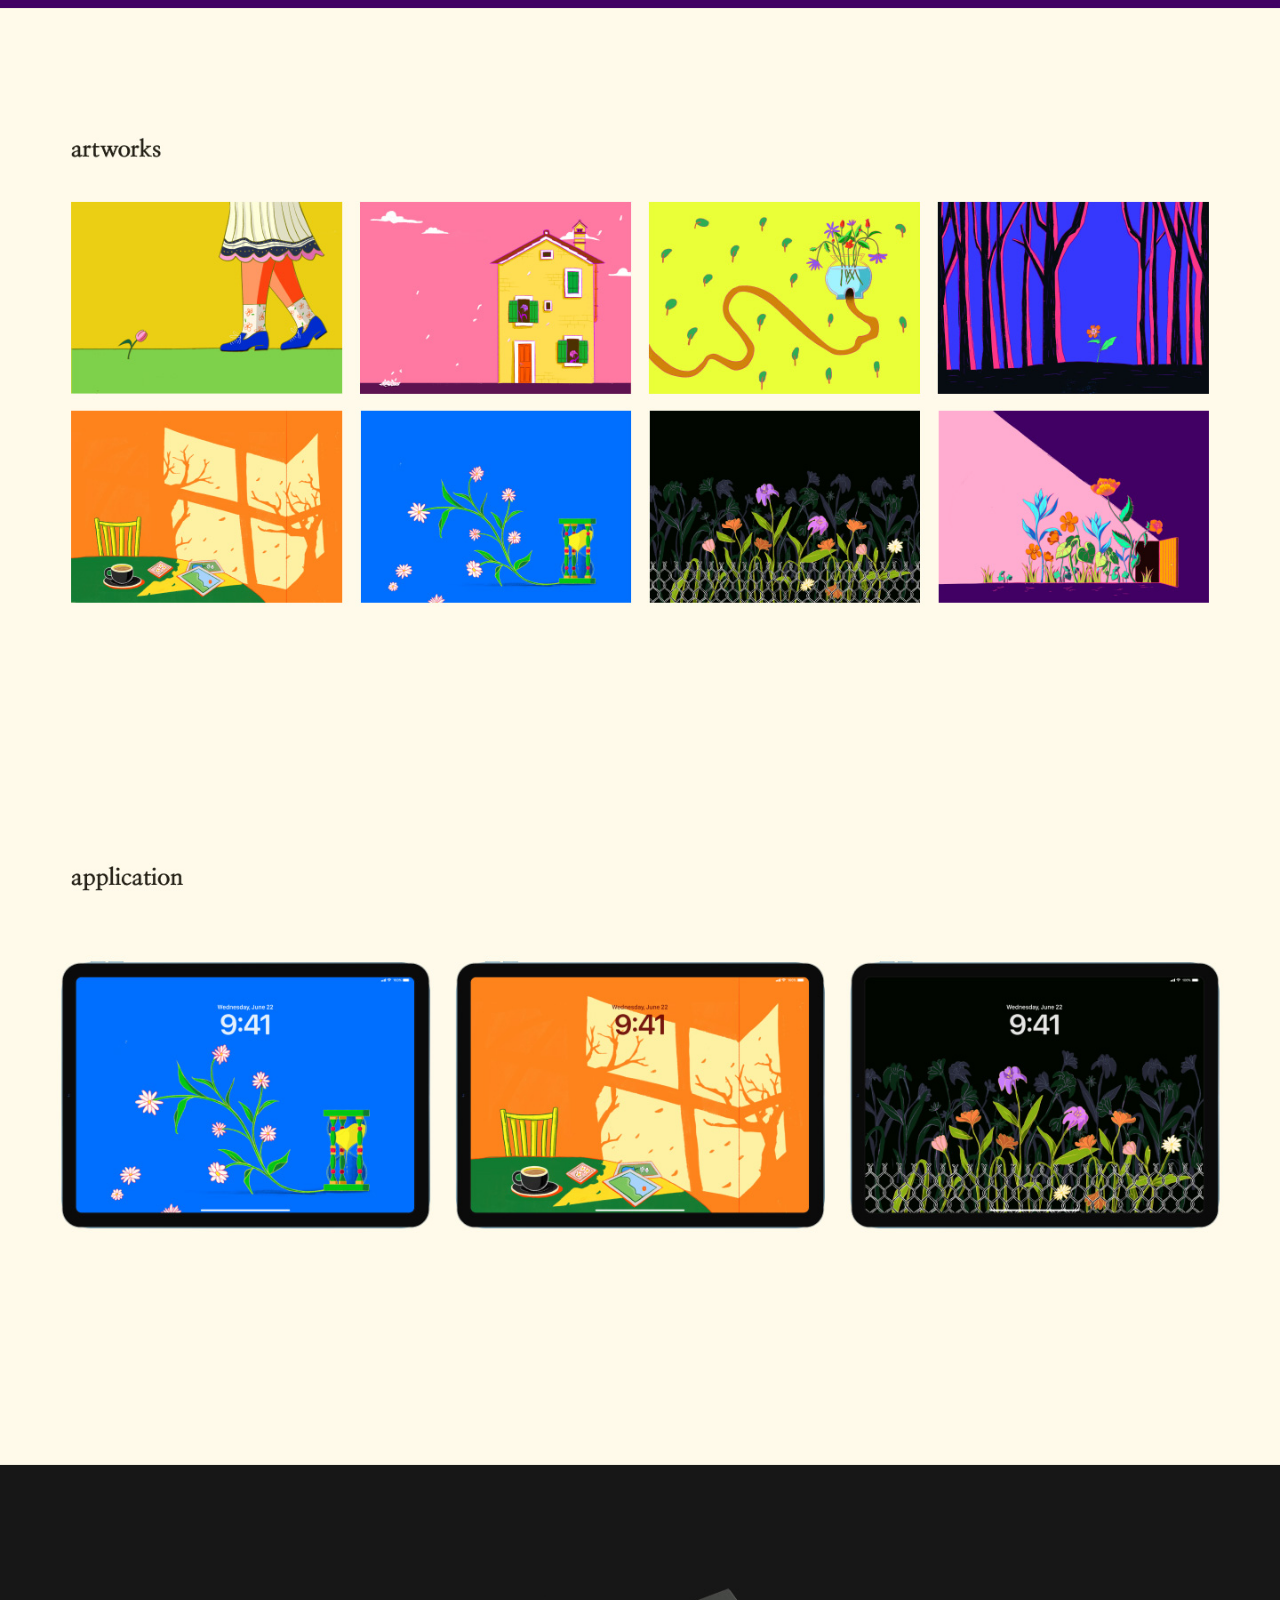
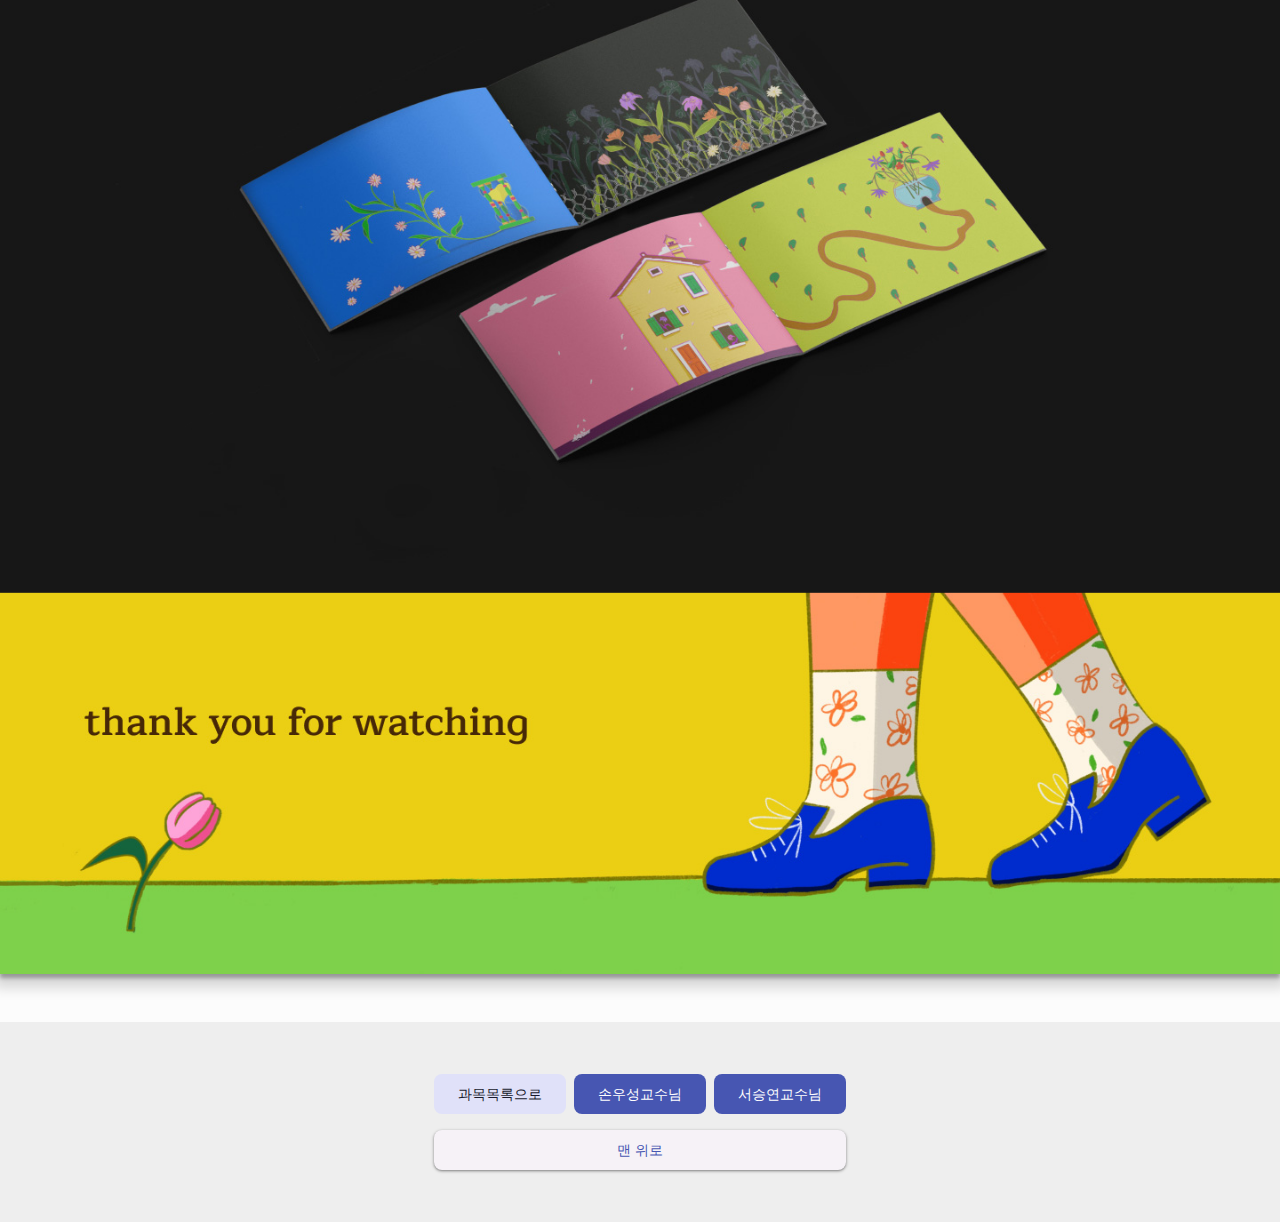
<file: src/subject3/subject3.html>
<!DOCTYPE html>
<html lang="ko">
  <head>
    <meta charset="UTF-8" />
    <meta http-equiv="X-UA-Compatible" content="IE=edge" />
    <meta name="viewport" content="width=device-width, initial-scale=1.0" />
    <link rel="stylesheet" href="../../style/subject.css" />
    <title></title>
    <script>
      const index = 3;
    </script>
    <script src="./script/reference.js"></script>
    <script type="module" src="../../script/subject.js" defer></script>
  </head>
  <body>
    <header id="header">
      <div class="wrapper">
        <h1 id="title"></h1>
        <h2 id="subtitle"></h2>
      </div>
    </header>
    <main>
      <div class="shaddowWrap">
        <section>
          <div class="wrapper">
            <!-- 이 아래로만 수정하시오. 이 위를 수정해서 발생하는 모든 문제는 학생이 알아서 해결하시오. -->
            <!-- 절대 1개 파일의 용량이 100MB를 넘지 않도록 하시오. 이를 어겨 발생하는 모든 문제는 학생이 알아서 해결하시오. -->
            <!-- 1개 파일의 용량을 1MB 이하로 하시오. -->
            <!-- 비메오 영상 포맷 가이드라인 링크: https://help.vimeo.com/hc/en-us/articles/12426043233169-Video-and-audio-compression-guidelines -->
            <img src="./assets/Frame_01.jpg" alt="" />
            <img src="./assets/Frame_02.jpg" alt="" />
            <img src="./assets/Frame_03.jpg" alt="" />
            <img src="./assets/Frame_04.jpg" alt="" />
            <img src="./assets/Frame_05.jpg" alt="" />
            <img src="./assets/Frame_06.jpg" alt="" />
            <img src="./assets/Frame_07.jpg" alt="" />
            <img src="./assets/Frame_08.jpg" alt="" />
            <img src="./assets/Frame_09.jpg" alt="" />
            <img src="./assets/Frame_10.jpg" alt="" />
            <img src="./assets/Frame_11.jpg" alt="" />
            <img src="./assets/Frame_12.jpg" alt="" />
            <img src="./assets/Frame_13.jpg" alt="" />
            <img src="./assets/Frame_14.jpg" alt="" />
            <img src="./assets/Frame_15.jpg" alt="" />
            <img src="./assets/Frame_16.jpg" alt="" />

            <!-- 비메오 영상 포맷 가이드라인 링크: https://help.vimeo.com/hc/en-us/articles/12426043233169-Video-and-audio-compression-guidelines -->
            <!-- 1개 파일의 용량을 1MB 이하로 하시오. -->
            <!-- 절대 1개 파일의 용량이 100MB를 넘지 않도록 하시오. 이를 어겨 발생하는 모든 문제는 학생이 알아서 해결하시오. -->
            <!-- 이 위로만 수정하시오. 이 아래를 수정해서 발생하는 모든 문제는 학생이 알아서 해결하시오. -->
          </div>
        </section>
      </div>
    </main>
    <nav>
      <div class="wrapper">
        <a
          href="../../index.html"
          class="btn btn--width-stretch btn--type-tonal">
          과목목록으로
        </a>
        <a
          href="../subject1/subject1.html"
          id="subject1"
          class="subject btn btn--width-stretch"></a>
        <a
          href="../subject2/subject2.html"
          id="subject2"
          class="subject btn btn--width-stretch"></a>
        <a
          href="../subject3/subject3.html"
          id="subject3"
          class="subject btn btn--width-stretch"></a>
        <a
          class="fullColumn innerLink btn btn--width-stretch btn--type-elevated"
          href="#header">
          맨 위로
        </a>
      </div>
    </nav>
  </body>
</html>
</file>
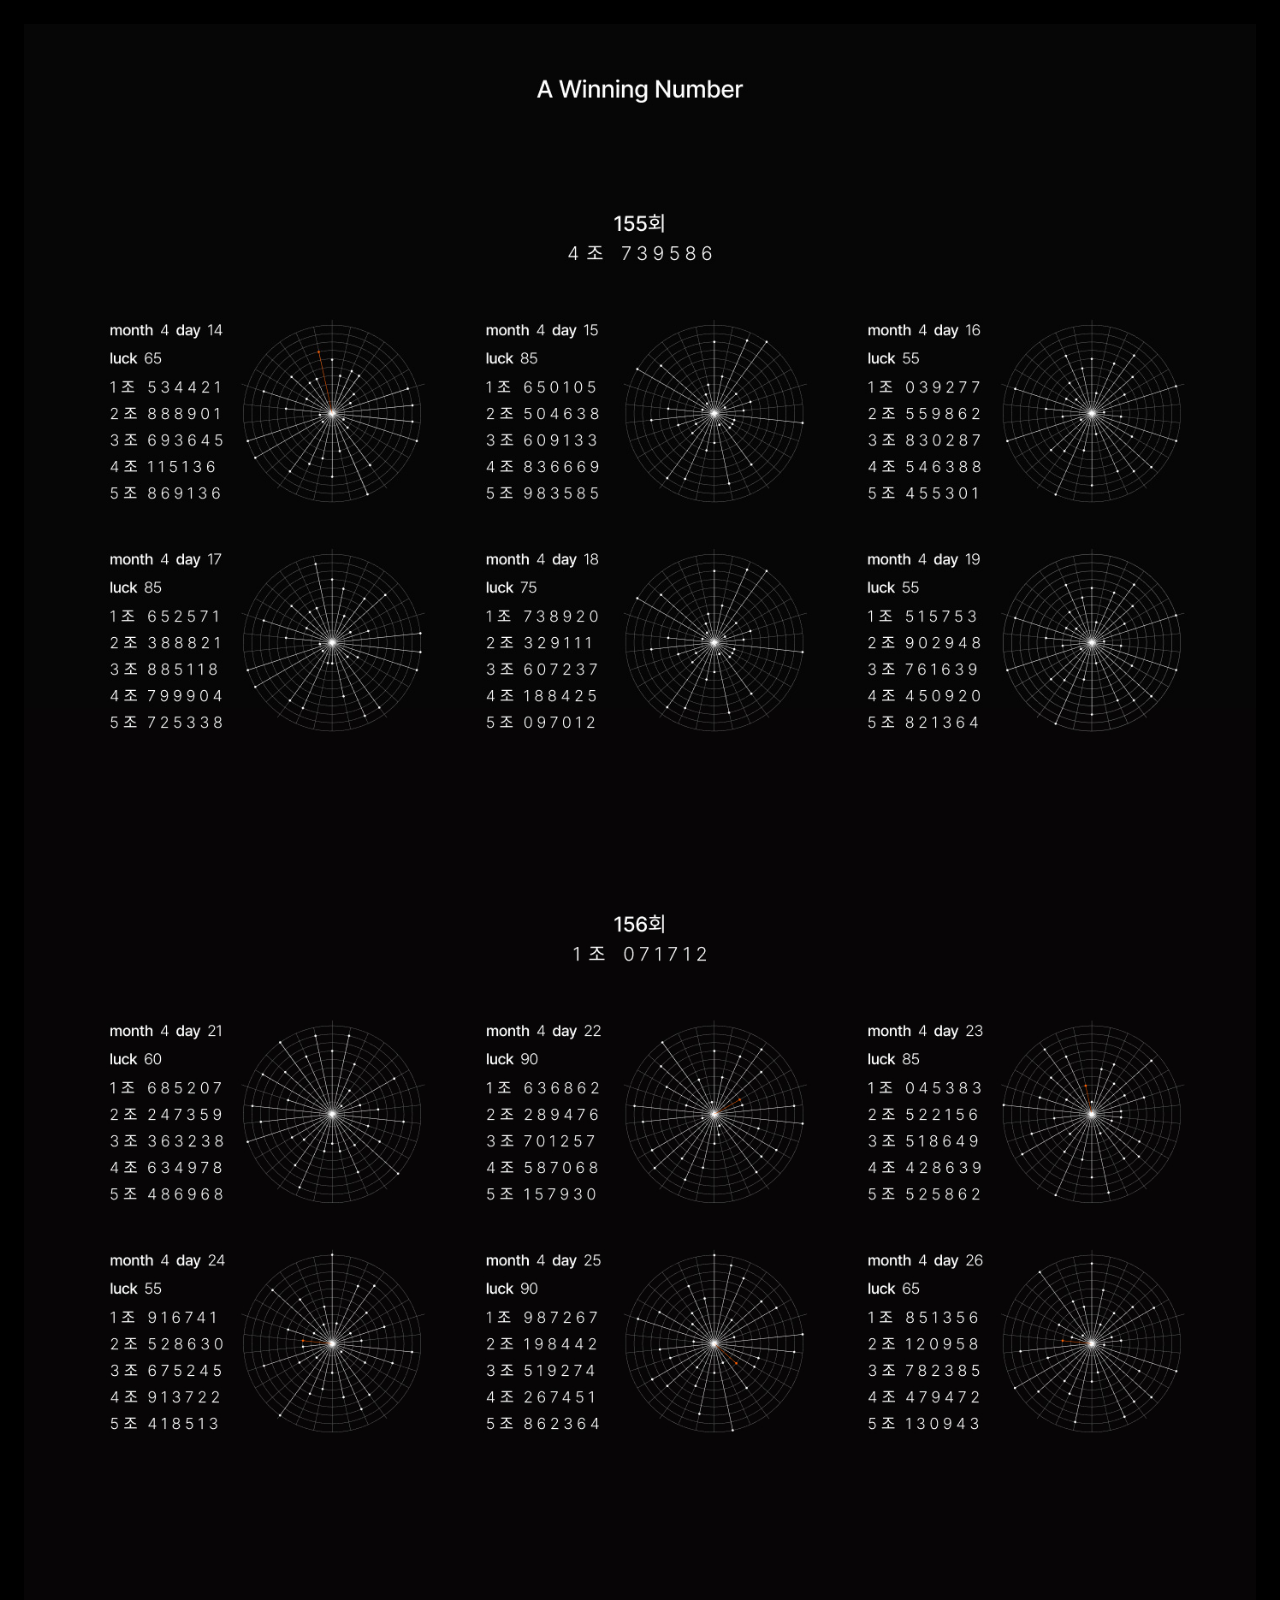
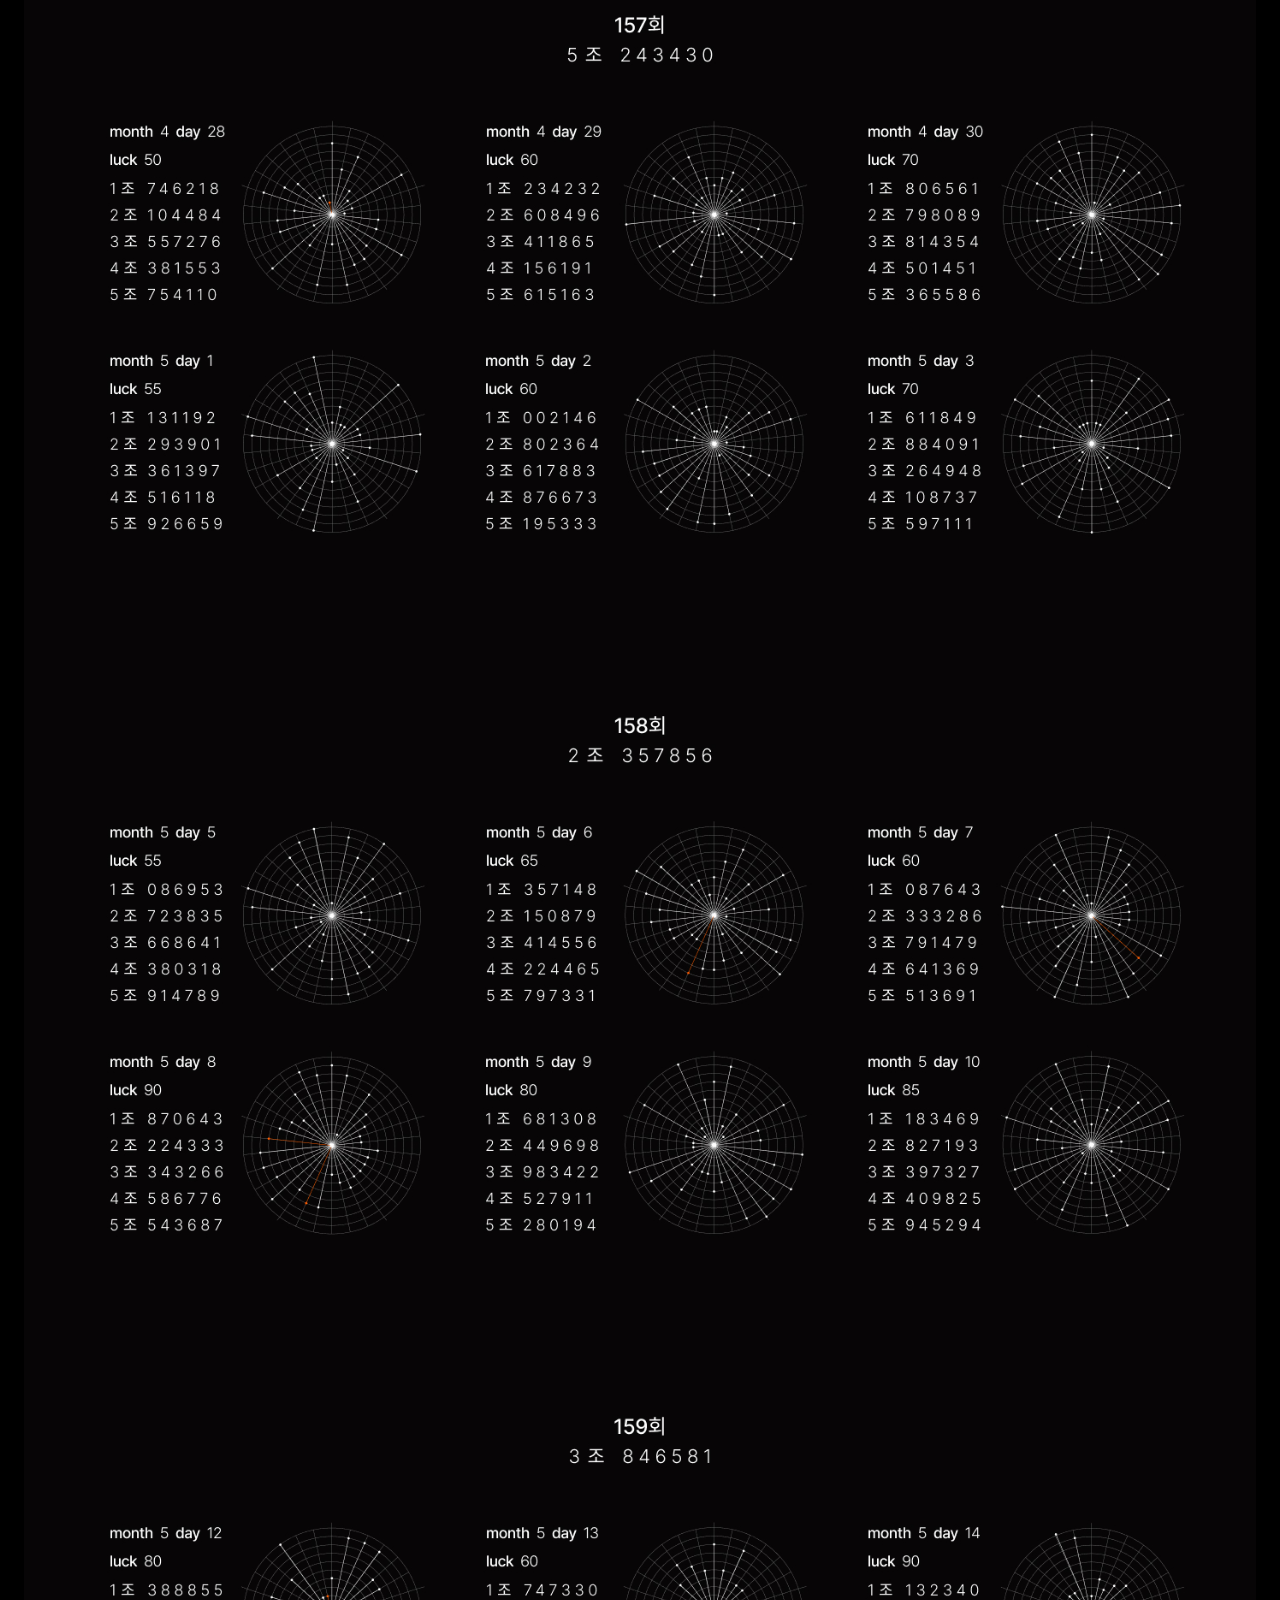
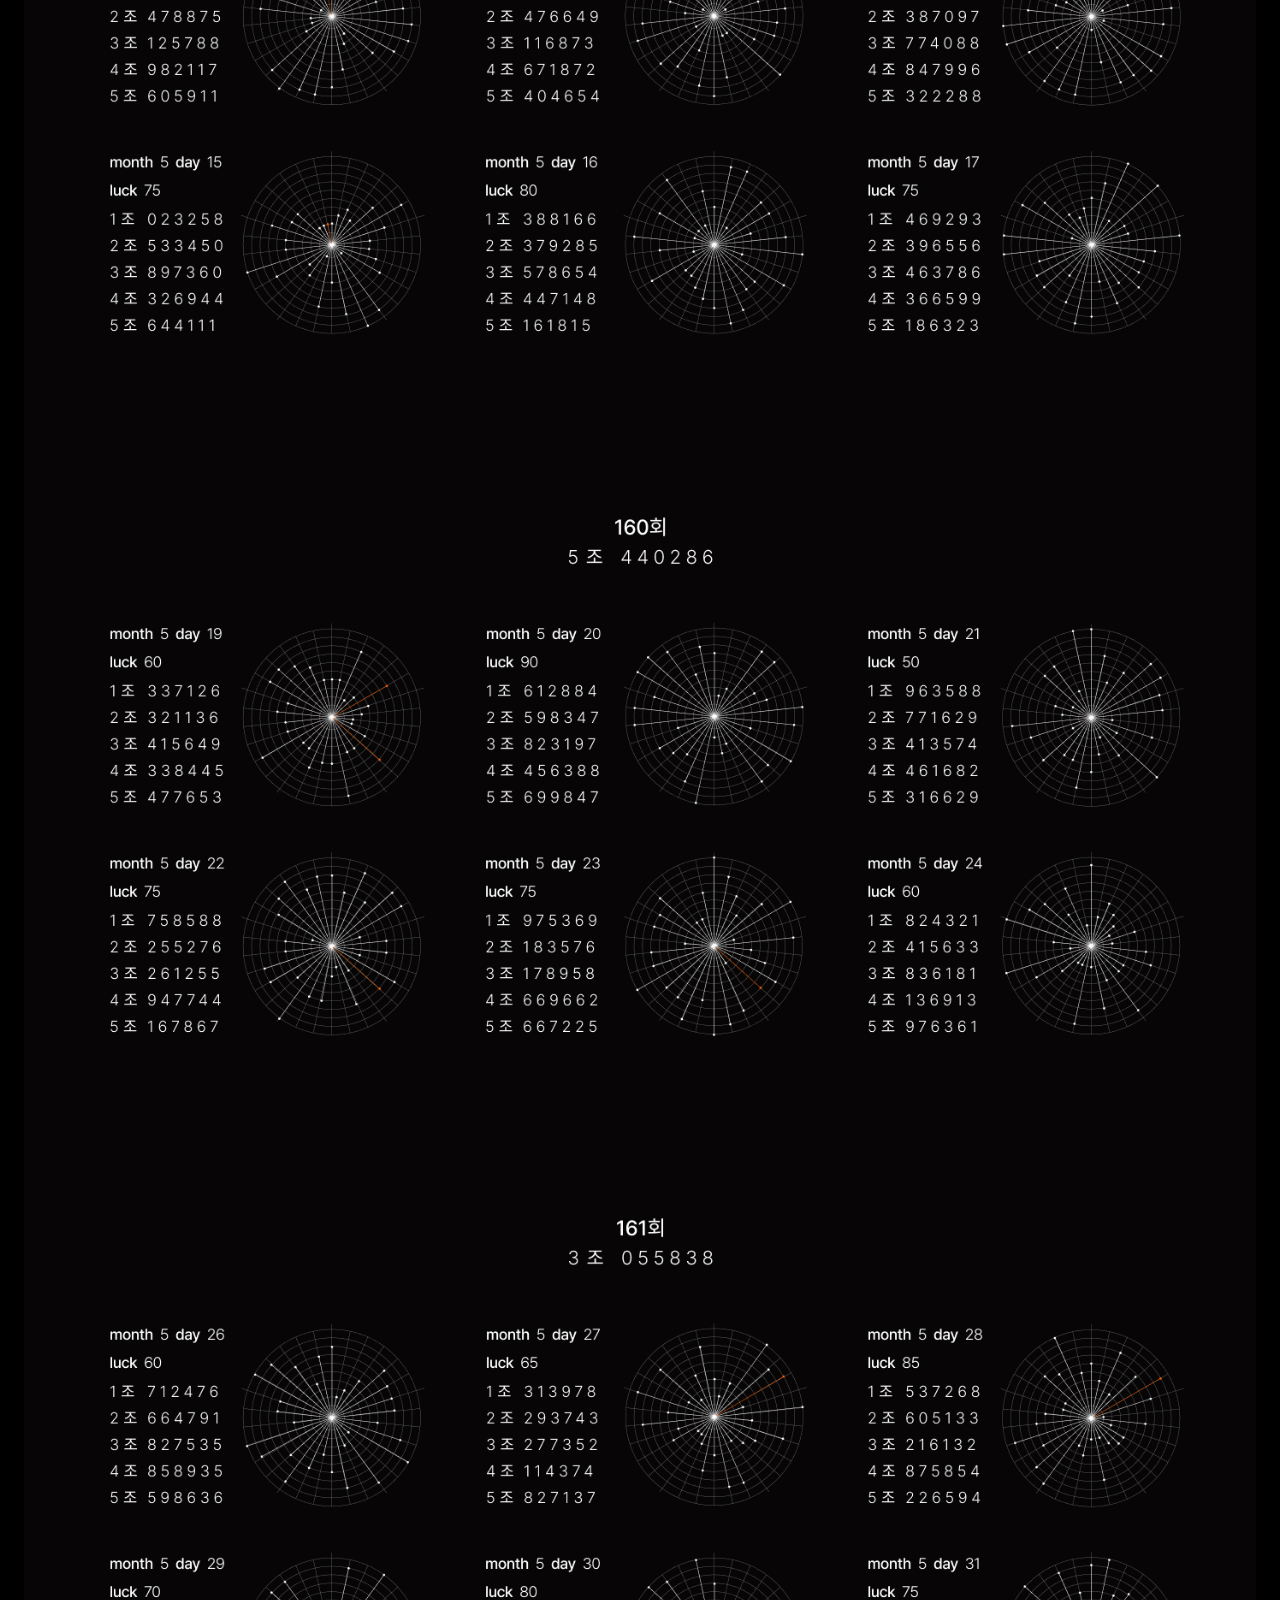
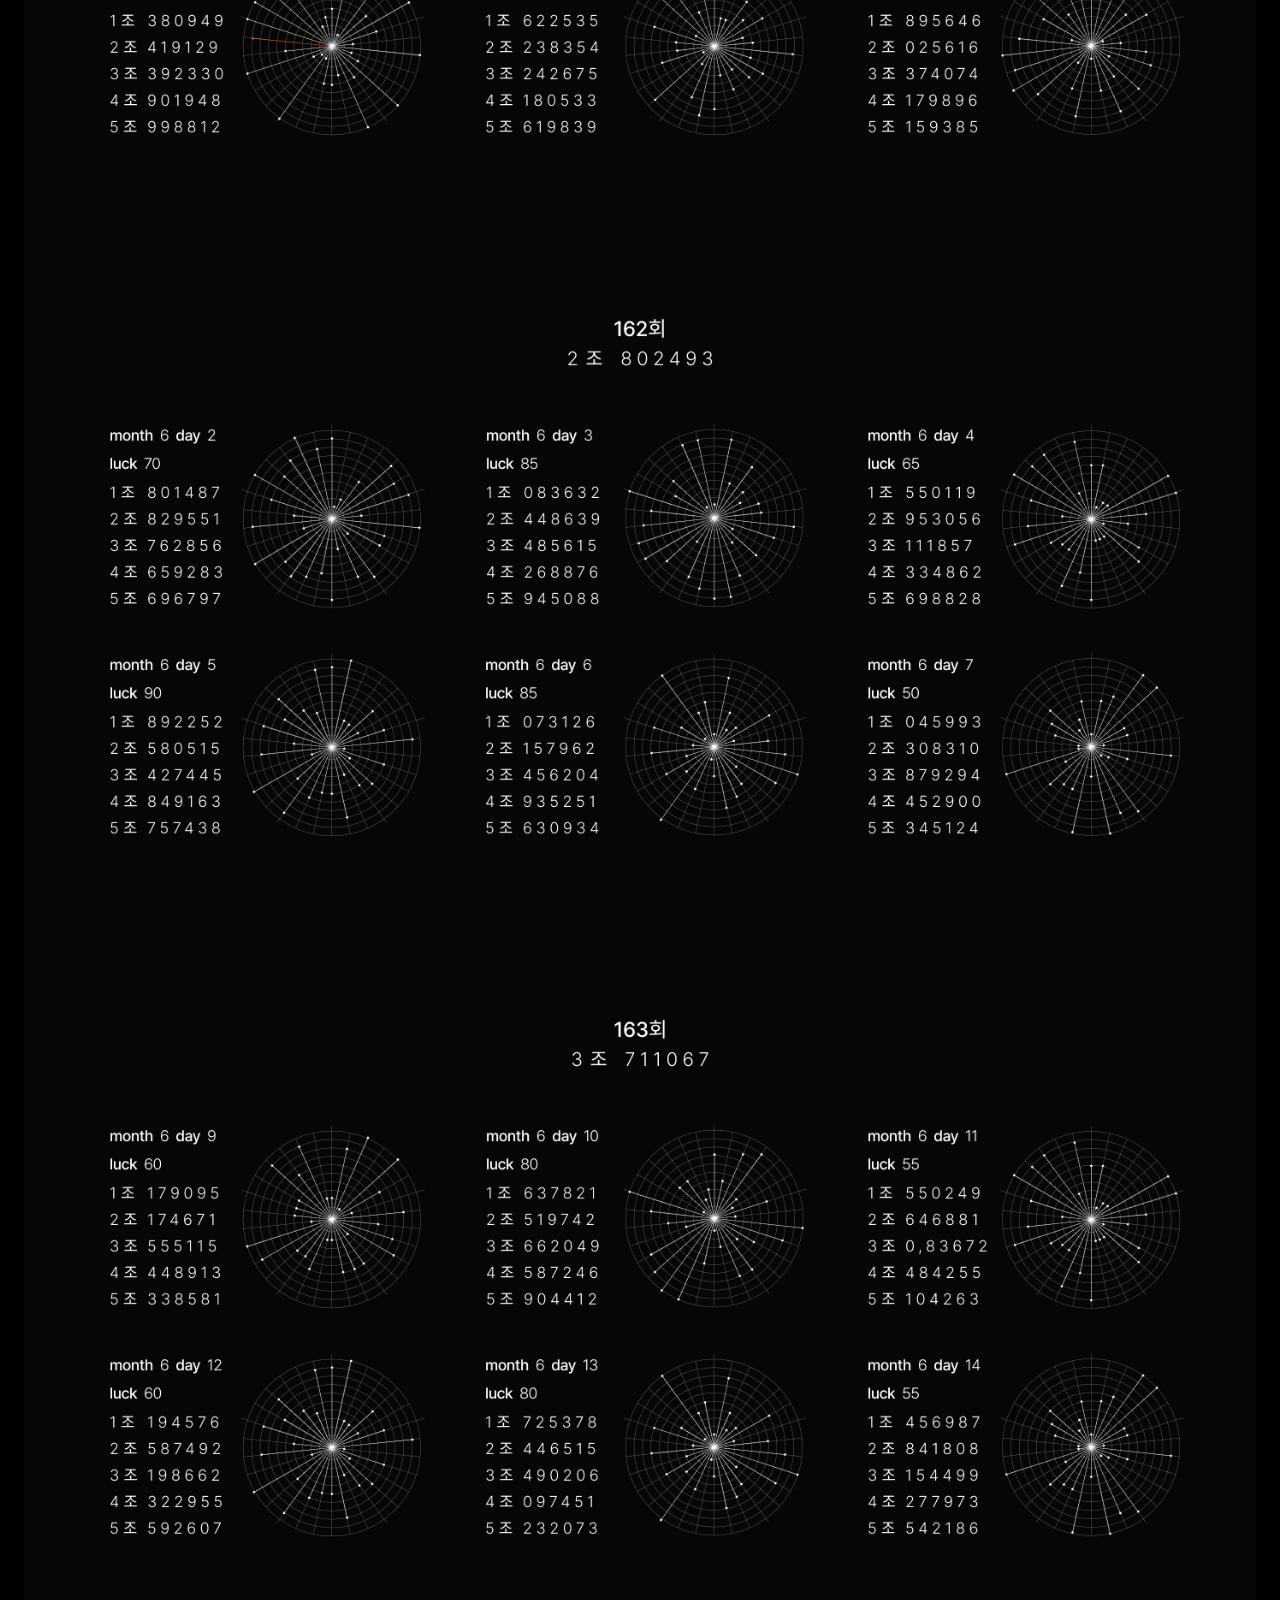
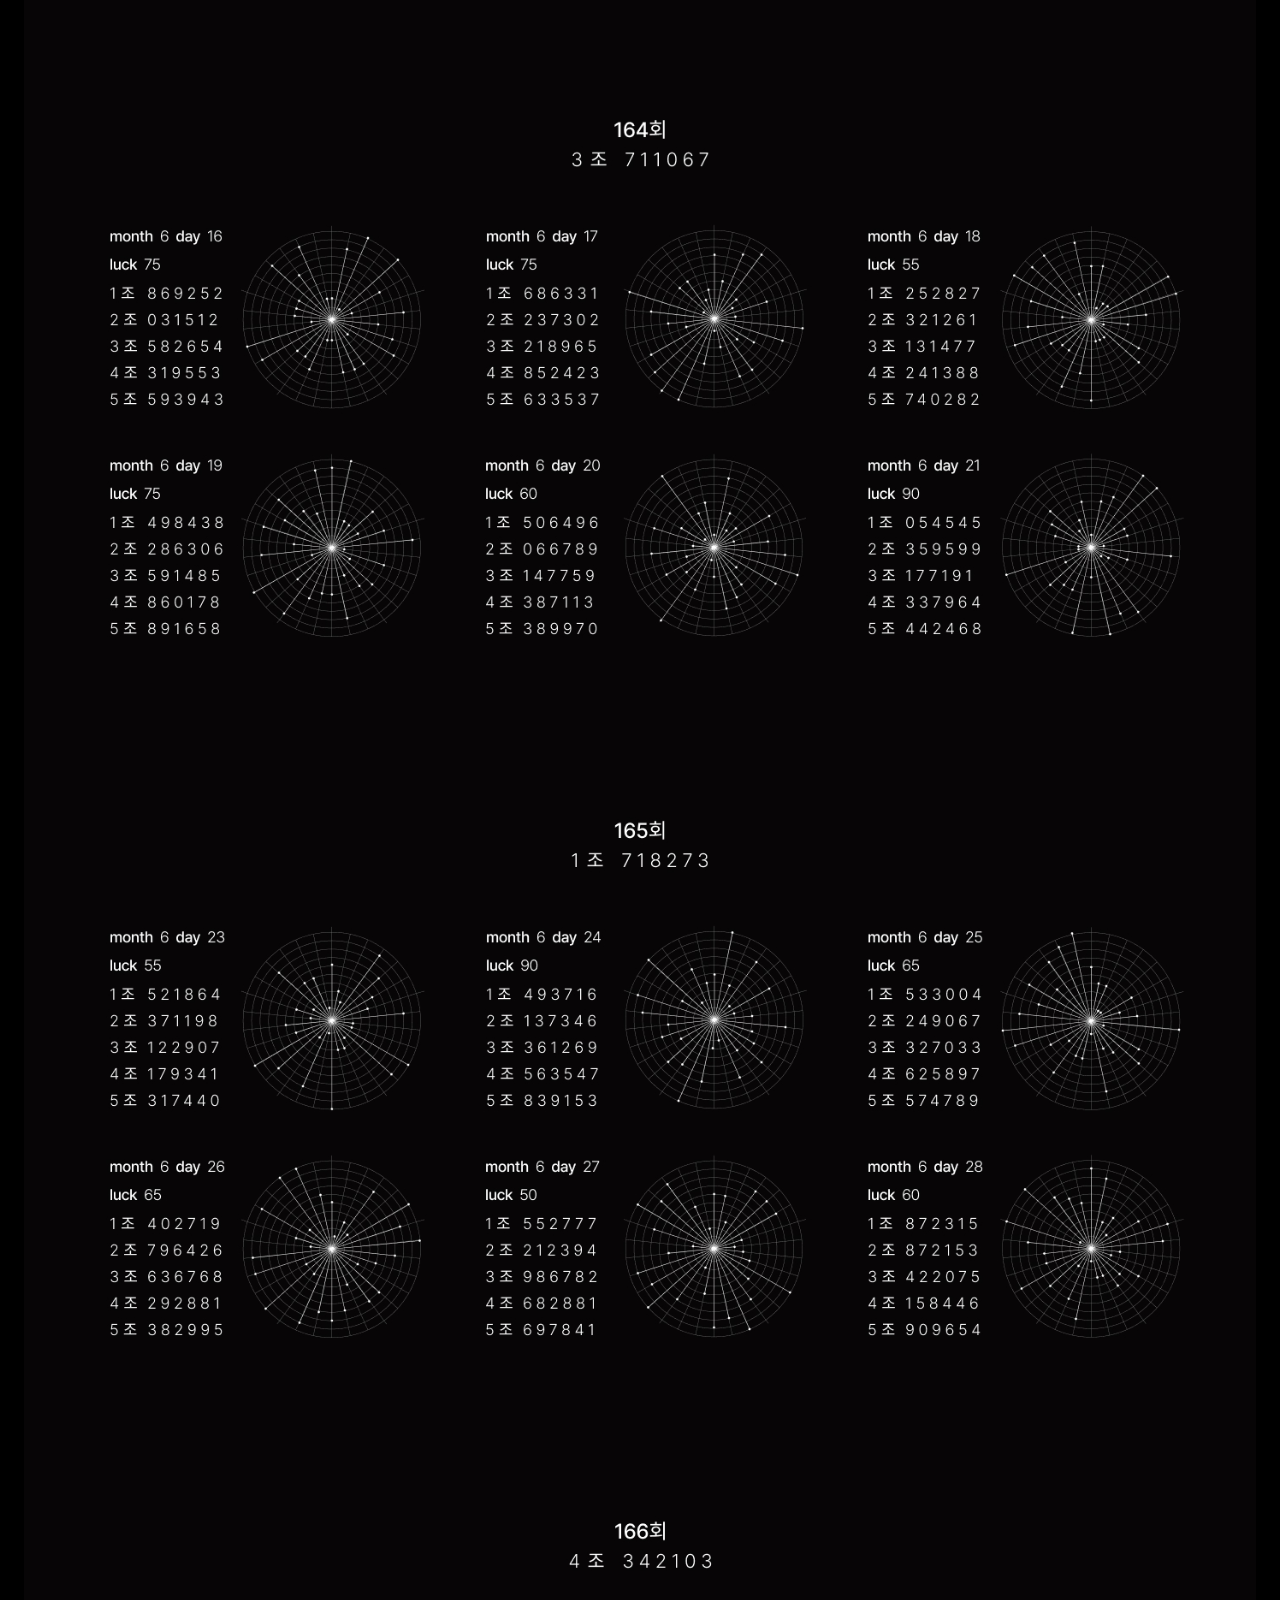
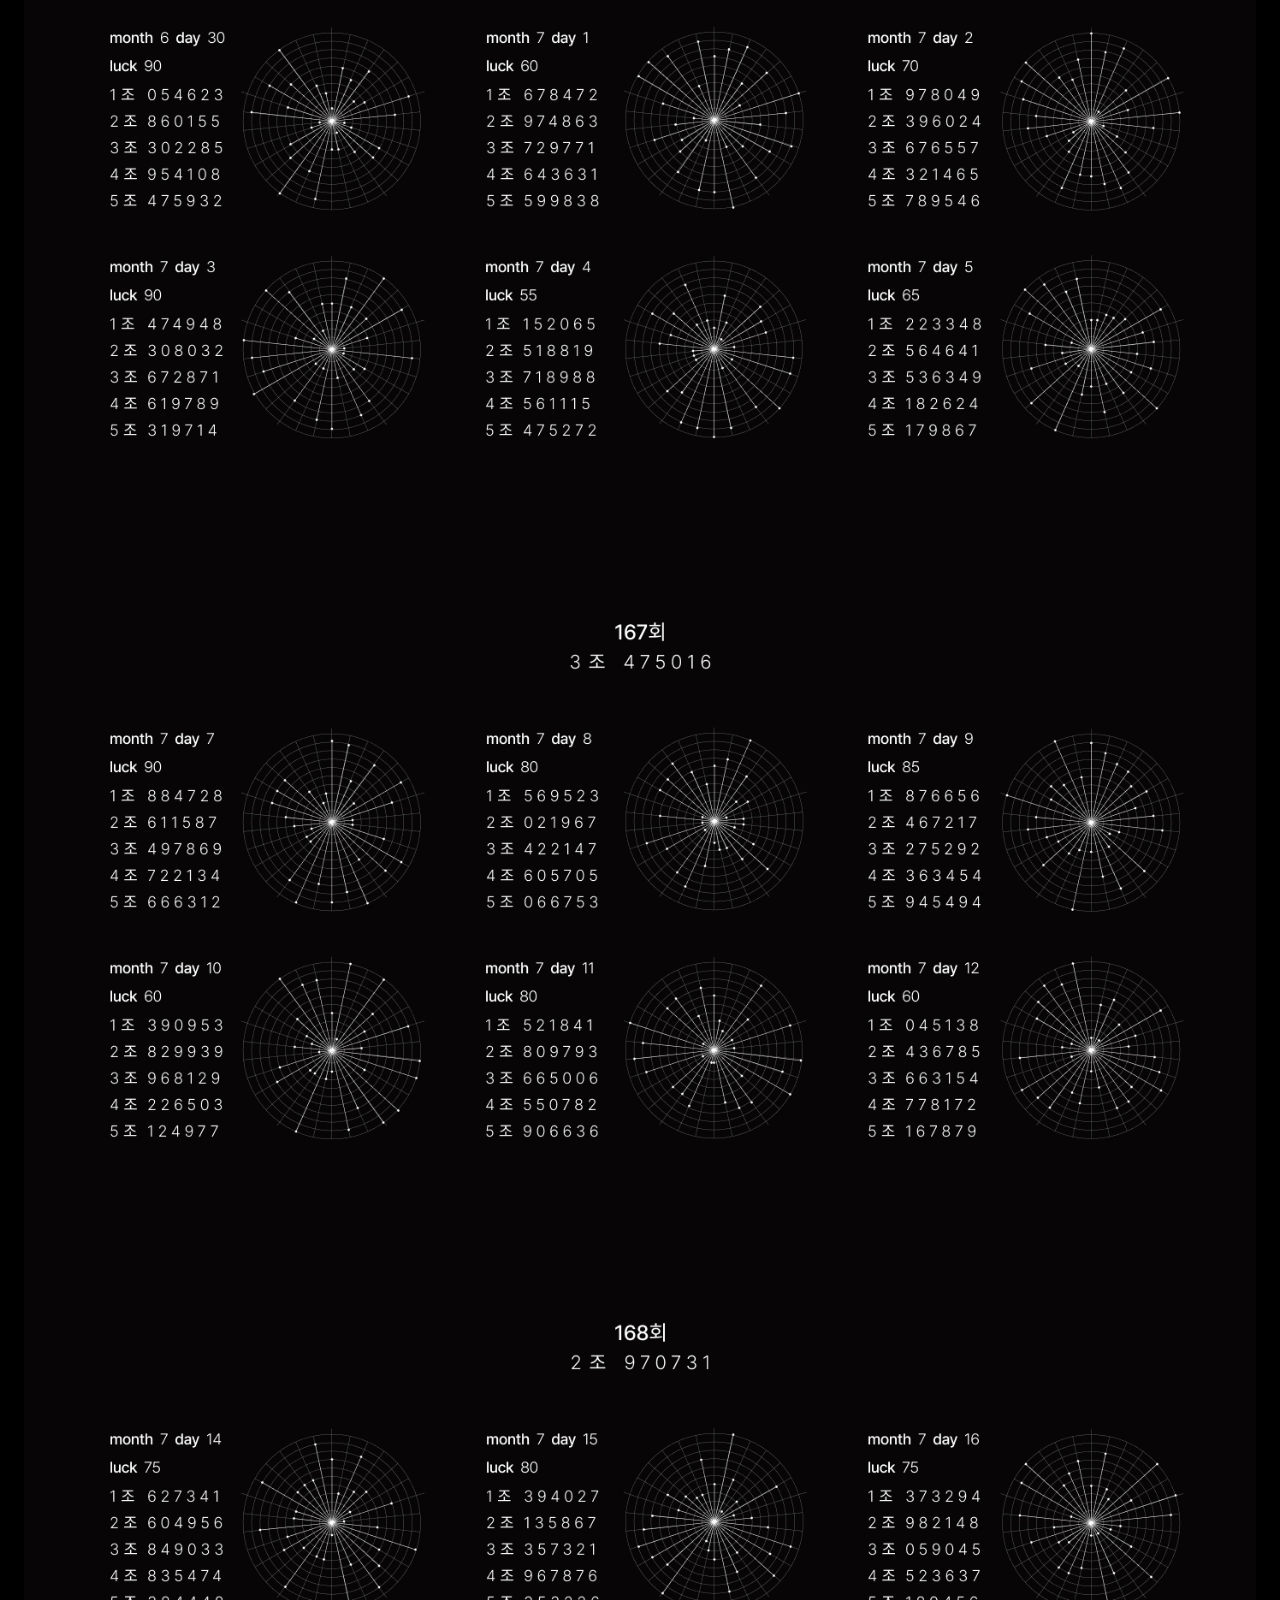
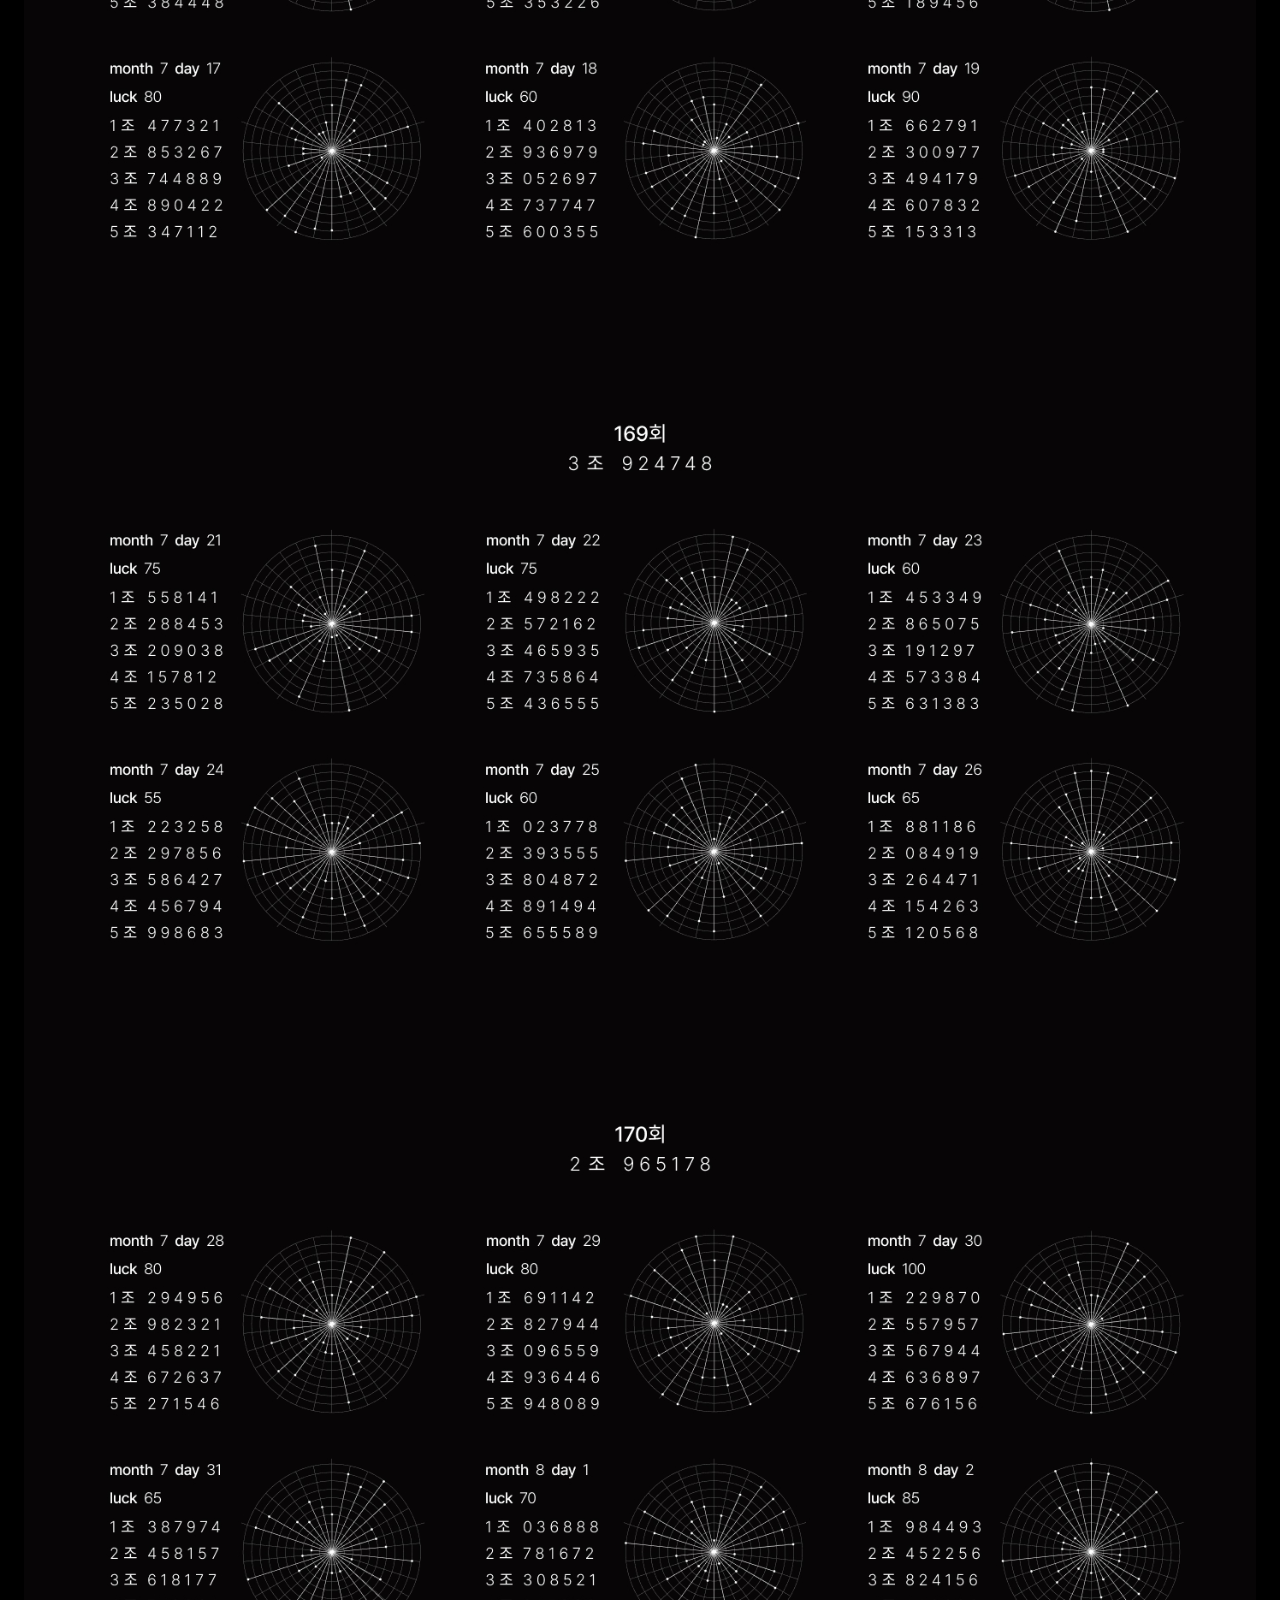
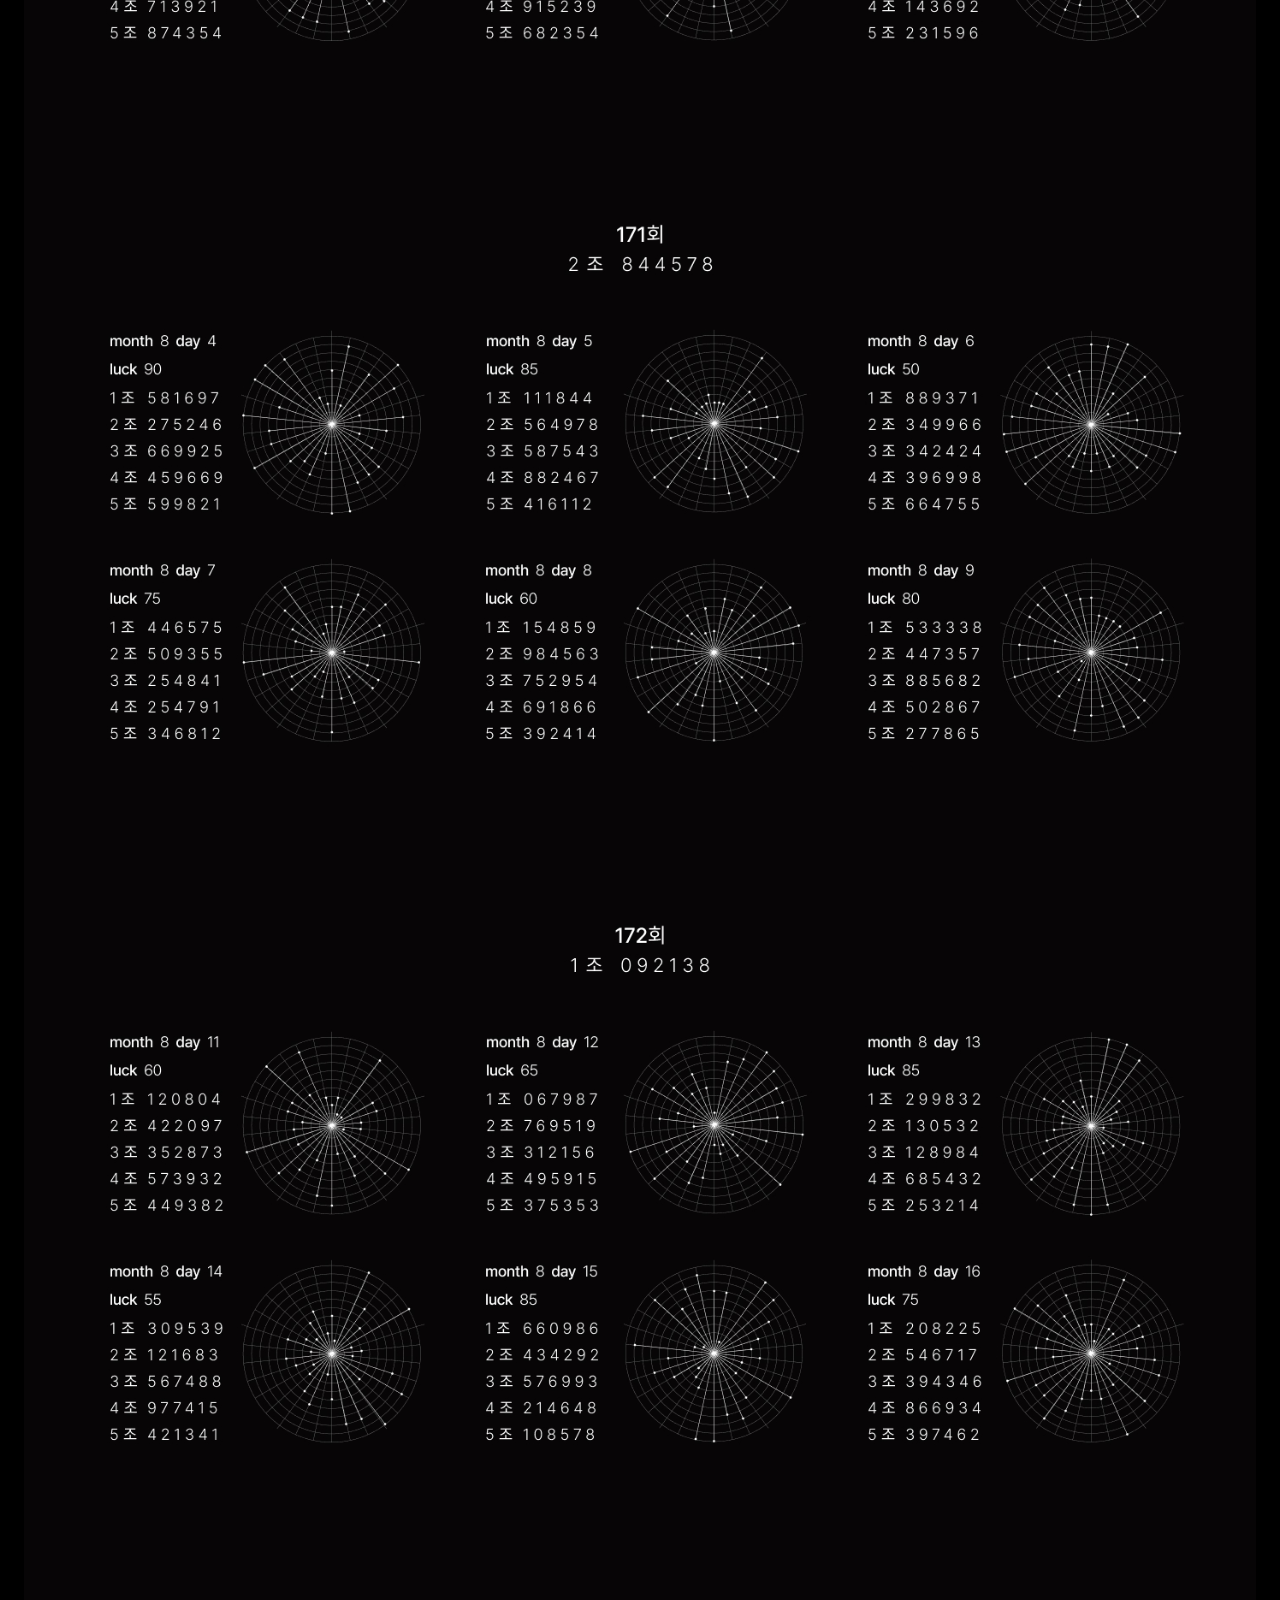
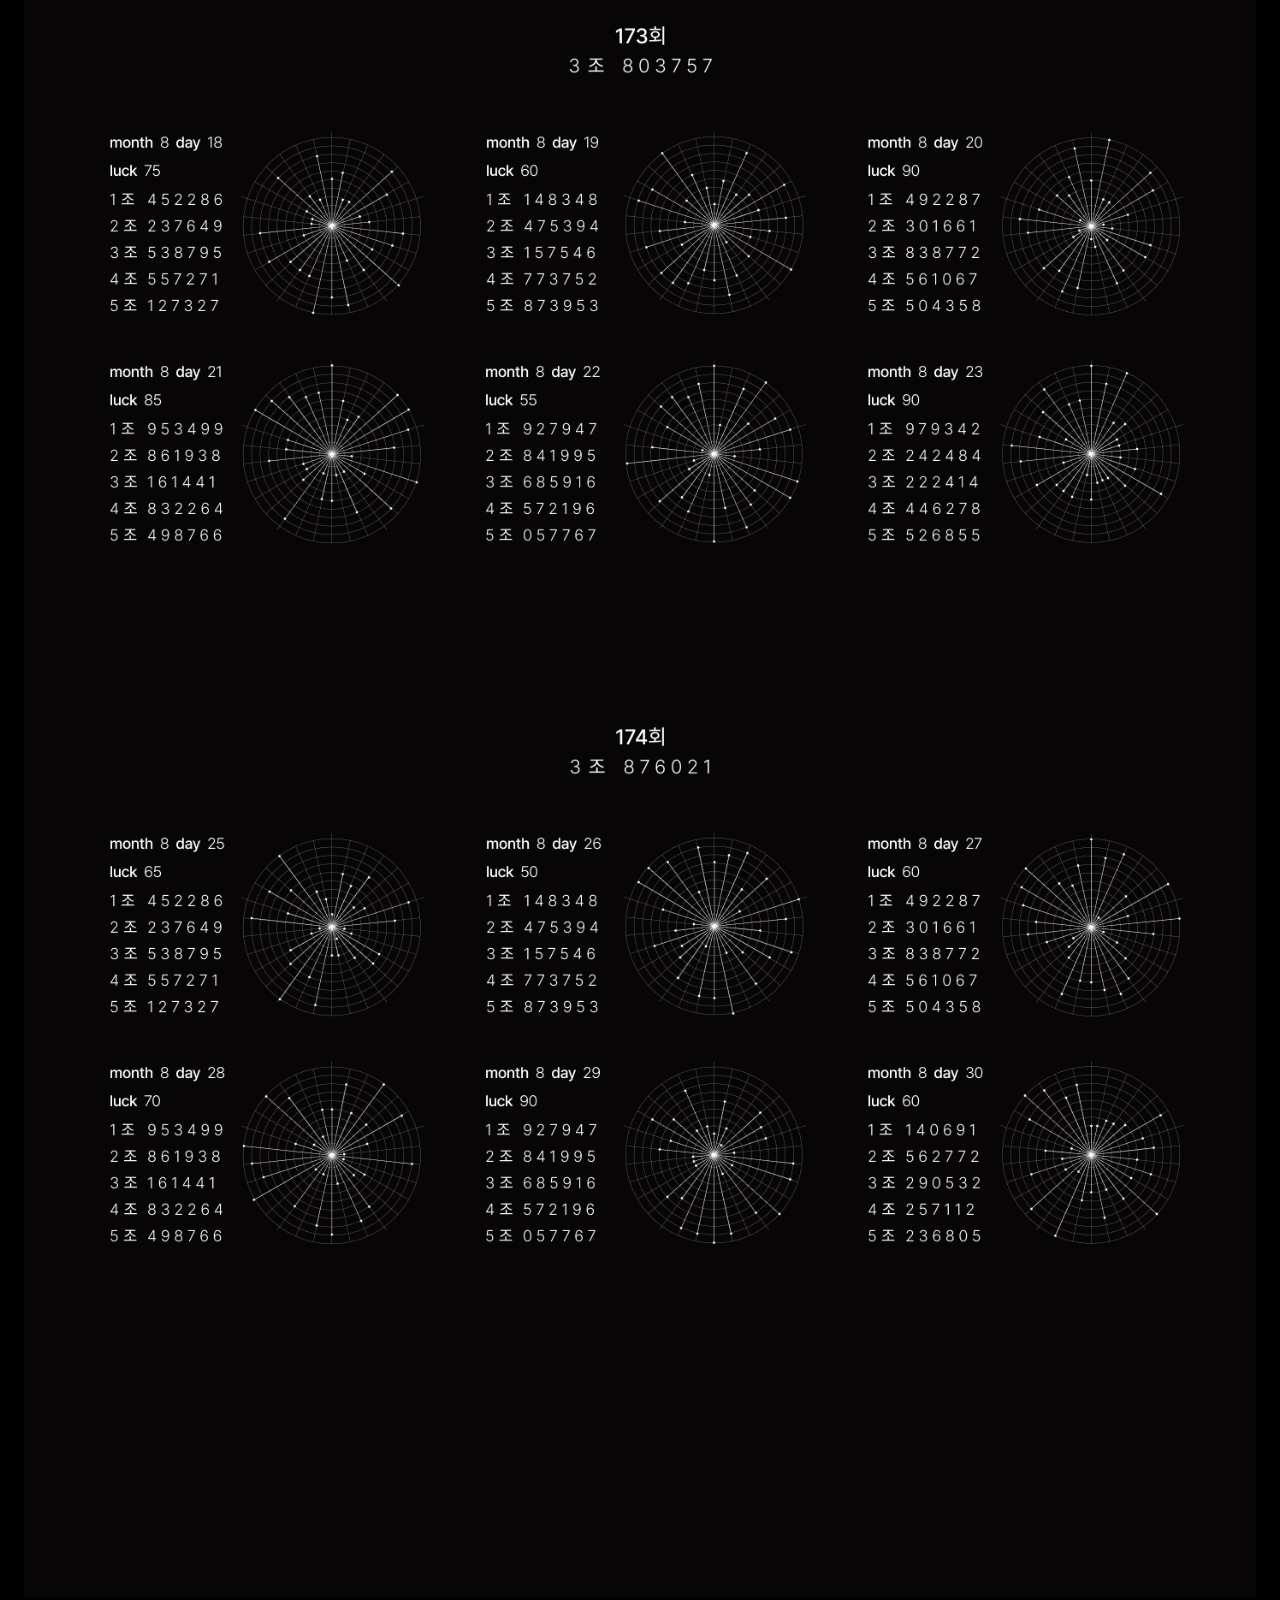
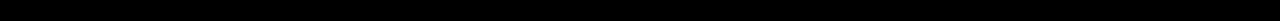
<file: src/subject1/assets/smu_idp/data.html>
<!DOCTYPE html>
<html lang="ko">
  <head>
    <meta charset="UTF-8" />
    <meta name="viewport" content="width=device-width, initial-scale=1.0" />
    <title>lotto 720+</title>
    <link rel="stylesheet" href="./style/memories.css" />
  </head>
  <body>
    <div class="section">
      <div class="container">
        <div class="wrapper">
          <div class="img">
            <img src="./images/Frame-_data_01.jpg" alt="" />
            <img src="./images/Frame-_data_02.jpg" alt="" />
            <img src="./images/Frame-_data_03.jpg" alt="" />
            <img src="./images/Frame-_data_04.jpg" alt="" />
            <img src="./images/Frame-_data_05.jpg" alt="" />
            <img src="./images/Frame-_data_06.jpg" alt="" />
            <img src="./images/Frame-_data_07.jpg" alt="" />
            <img src="./images/Frame-_data_08.jpg" alt="" />
            <img src="./images/Frame-_data_09.jpg" alt="" />
            <img src="./images/Frame-_data_10.jpg" alt="" />
            <img src="./images/Frame-_data_11.jpg" alt="" />
            <img src="./images/Frame-_data_12.jpg" alt="" />
            <img src="./images/Frame-_data_13.jpg" alt="" />
            <img src="./images/Frame-_data_14.jpg" alt="" />
            <img src="./images/Frame-_data_15.jpg" alt="" />
            <img src="./images/Frame-_data_16.jpg" alt="" />
            <img src="./images/Frame-_data_17.jpg" alt="" />
            <img src="./images/Frame-_data_18.jpg" alt="" />
            <img src="./images/Frame-_data_19.jpg" alt="" />
            <img src="./images/Frame-_data_20.jpg" alt="" />
            <img src="./images/Frame-_data_21.jpg" alt="" />
          </div>
        </div>
      </div>
    </div>
  </body>
</html>
</file>
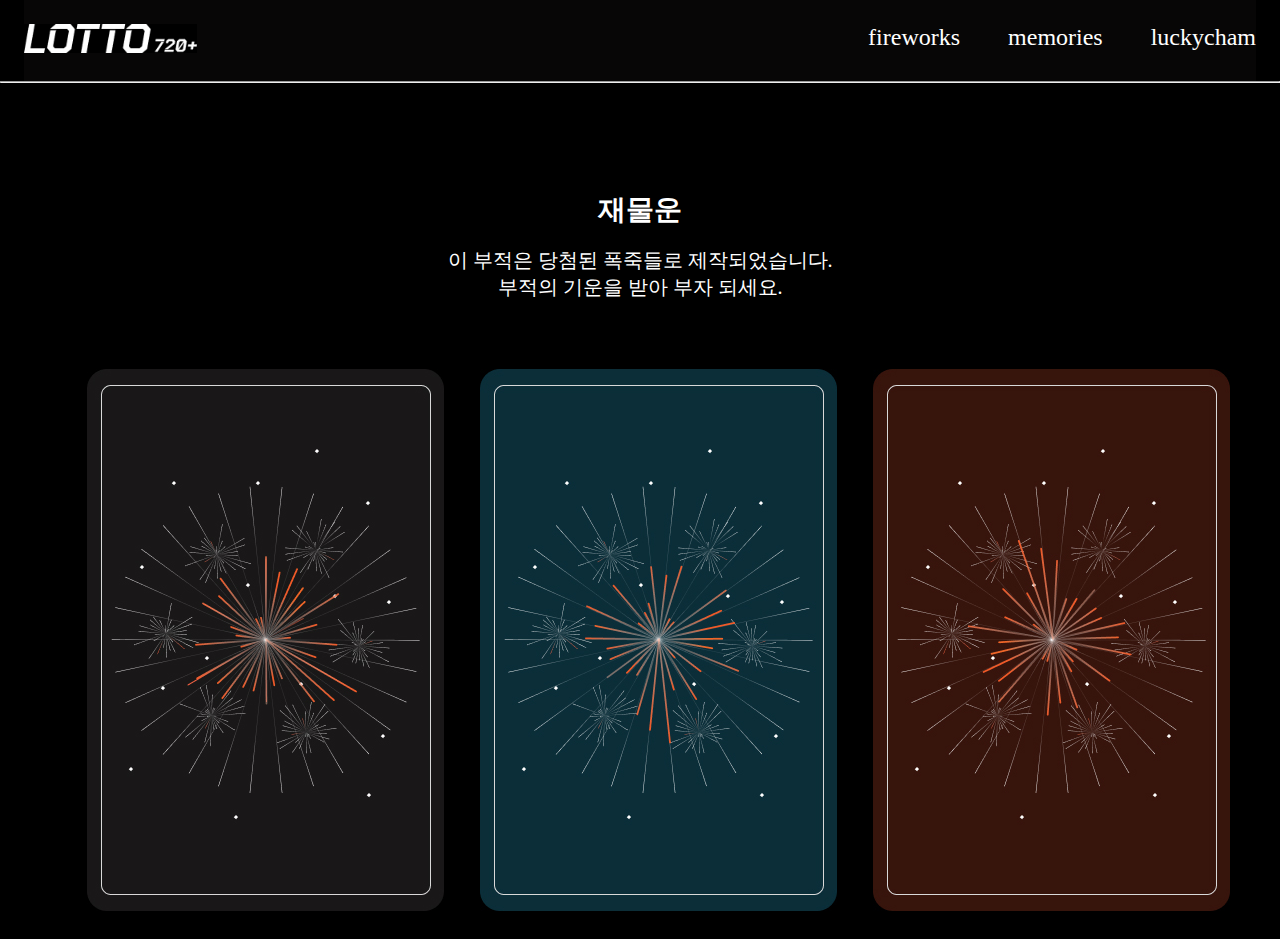
<file: src/subject1/assets/smu_idp/luckycham.html>
<!DOCTYPE html>
<html lang="ko">
  <head>
    <meta charset="UTF-8" />
    <meta name="viewport" content="width=device-width, initial-scale=1.0" />
    <title>lotto 720+</title>
    <link rel="stylesheet" href="style/luckycham.css" />
  </head>
  <body>
    <div class="section nav">
      <div class="container">
        <div class="wrapper">
          <header>
            <a href="index.html" class="logo">
              <img src="./images/Frame 140.jpg" />
            </a>
          </header>
          <div class="nav__menuWrapper">
            <div class="nav__menu">
              <a href="index.html">fireworks</a>
            </div>
            <div class="nav__menu"><a href="memories.html">memories</a></div>
            <div class="nav__menu"><a href="luckycham.html">luckycham</a></div>
          </div>
        </div>
      </div>
    </div>

    <hr />
    <div id="section1" class="section">
      <div class="container">
        <div class="wrapper">
          <h2 class="title">재물운</h2>
          <p class="text">
            이 부적은 당첨된 폭죽들로 제작되었습니다.
            <br />
            부적의 기운을 받아 부자 되세요.
          </p>
        </div>
      </div>
    </div>

    <div id="section2" class="section">
      <div class="container">
        <div class="wrapper">
          <div class="title"></div>
          <!-- <div class="card">
            <img class="card__img" src="./images/Frame-145.jpg" />
          </div> -->
          <a
            href="javascript:void(0);"
            onclick="window.open('https://www.dhlottery.co.kr/gameInfo.do?method=game720Method&wiselog=C_A_4_3', '_blank');">
            <img class="card__img" src="./images/Frame-145.jpg" alt="" />
          </a>

          <a
            href="javascript:void(0);"
            onclick="window.open('https://www.dhlottery.co.kr/gameInfo.do?method=buyLotto', '_blank');">
            <img class="card__img" src="./images/Frame-146.jpg" alt="" />
          </a>

          <a
            href="javascript:void(0);"
            onclick="window.open('https://www.dhlottery.co.kr/gameInfo.do?method=inetbokBuyInfo&wiselog=H_B_3_1', '_blank');">
            <img class="card__img" src="./images/Frame-147.jpg" alt="" />
          </a>

          <!-- <div class="card">
            <img class="card__img" src="./images/Frame-146.jpg" />
          </div>
          <div class="card">
            <img class="card__img" src="./images/Frame-147.jpg" />
          </div> -->
        </div>
      </div>
    </div>
  </body>
</html>
</file>
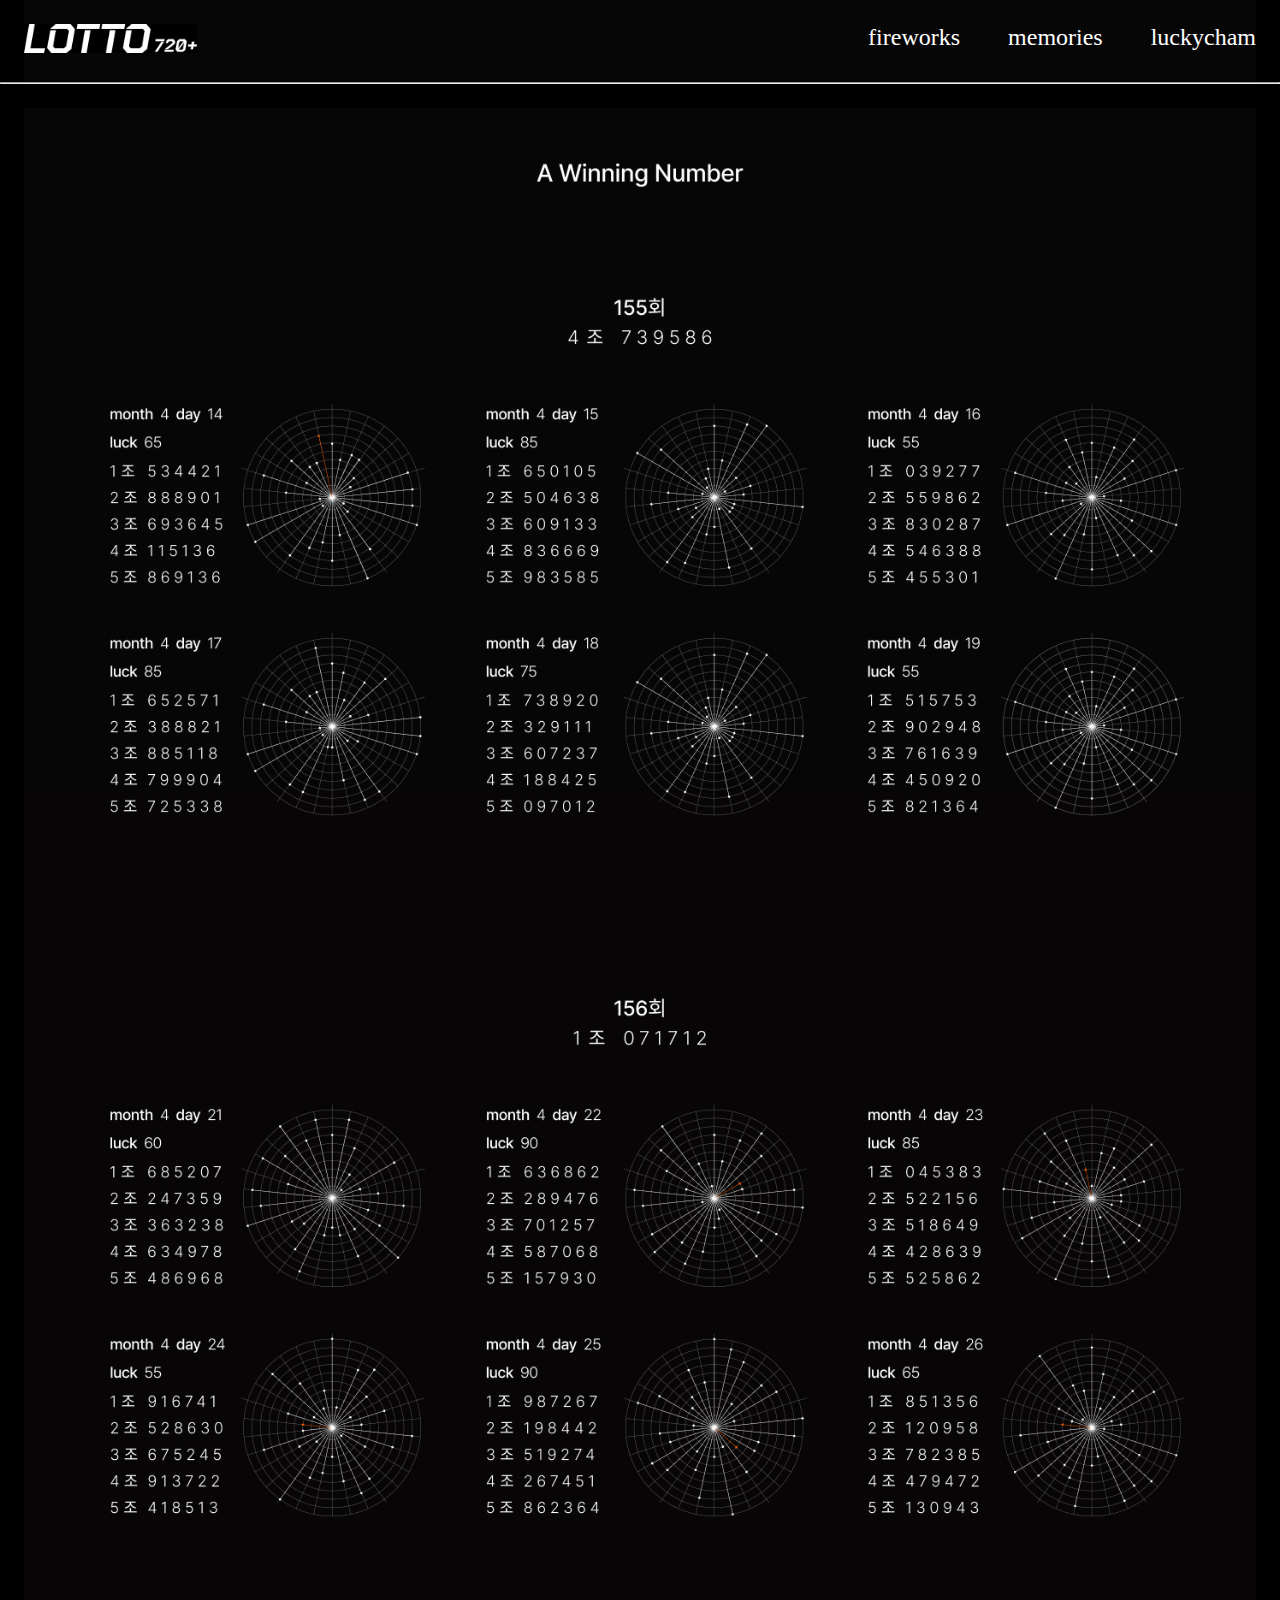
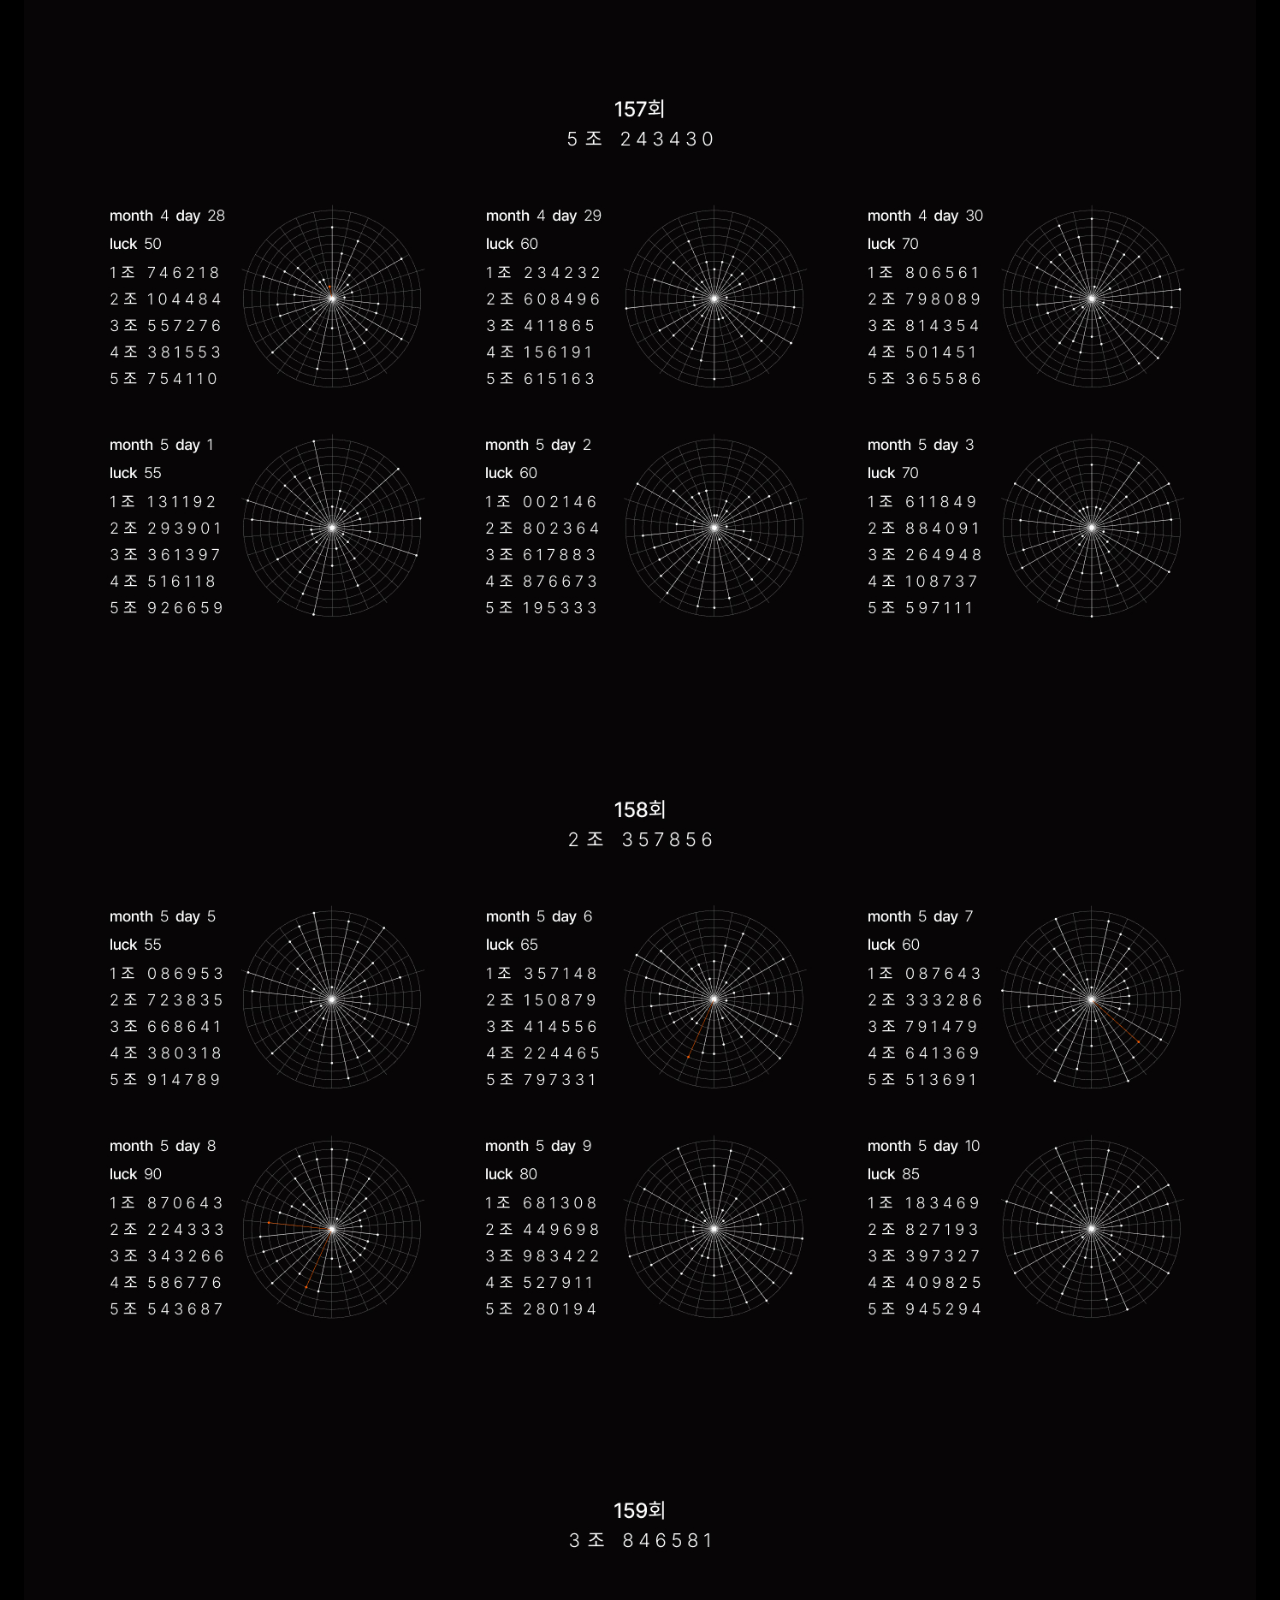
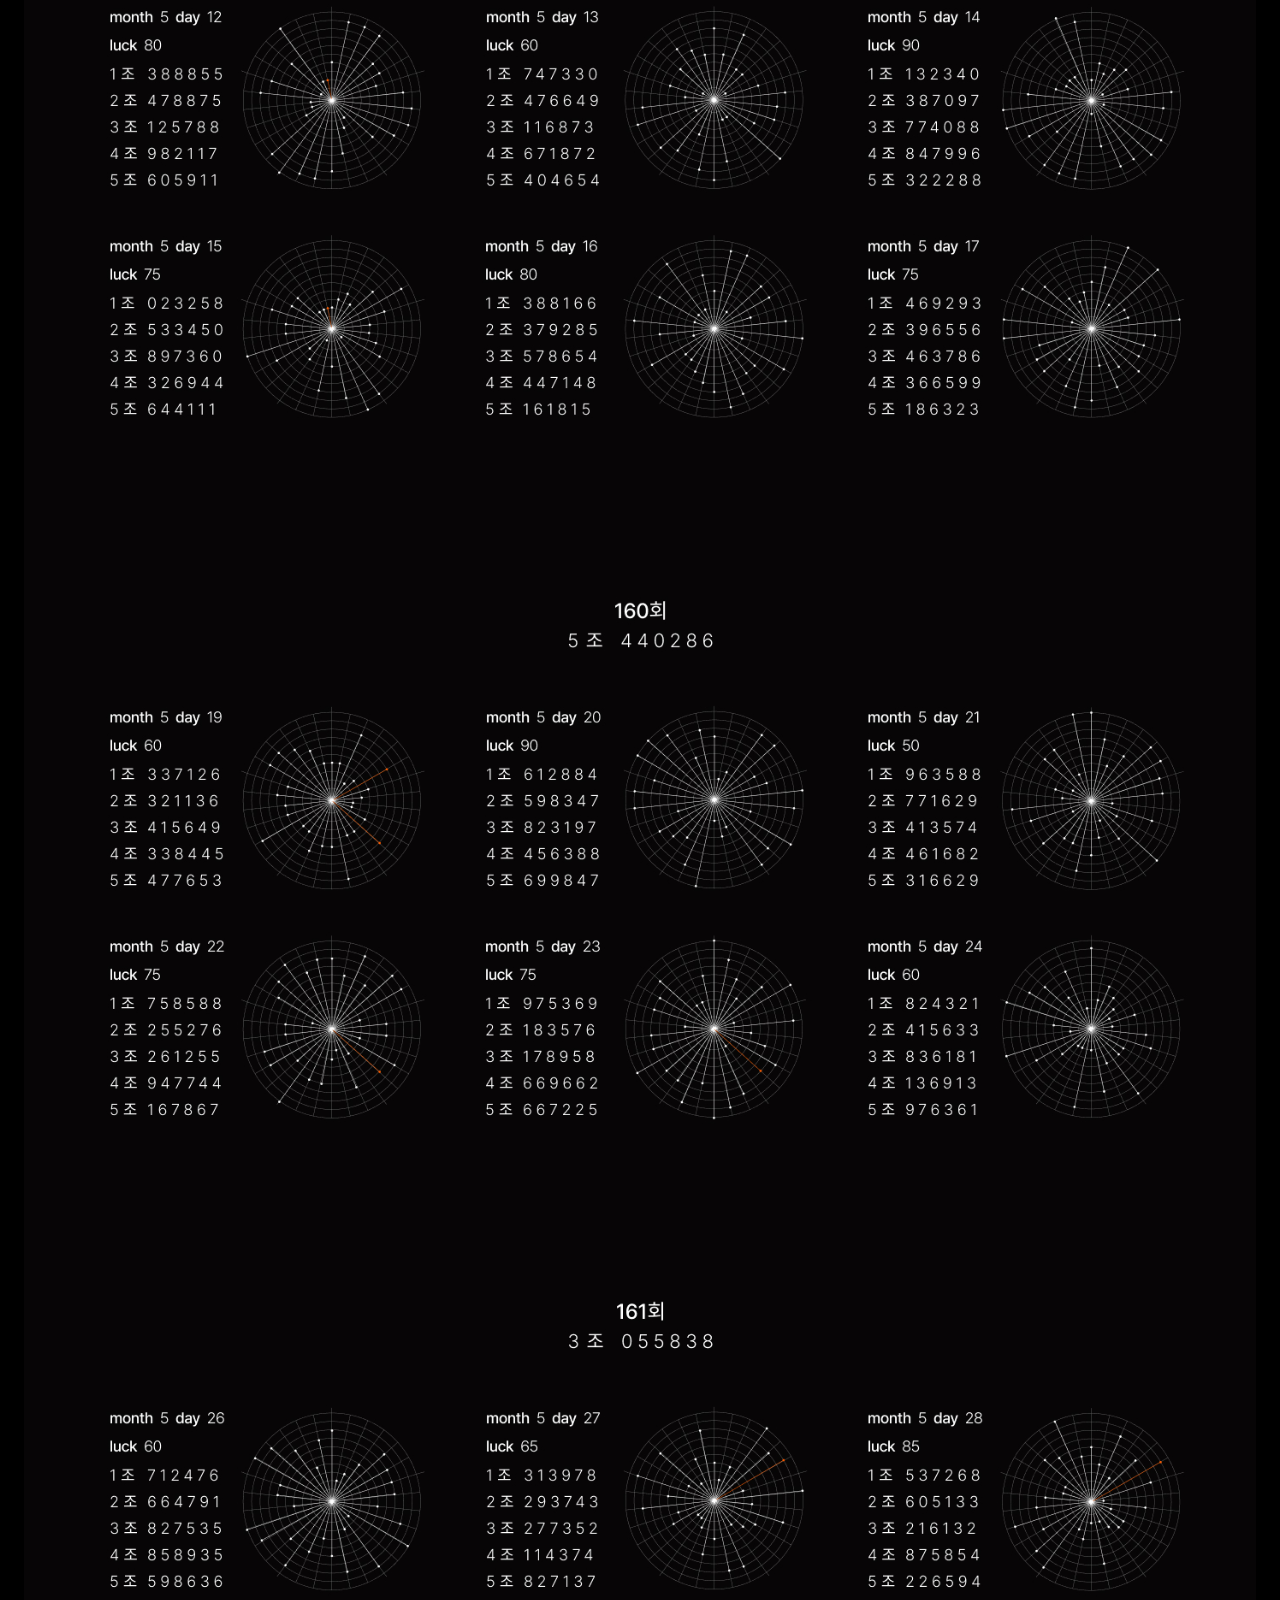
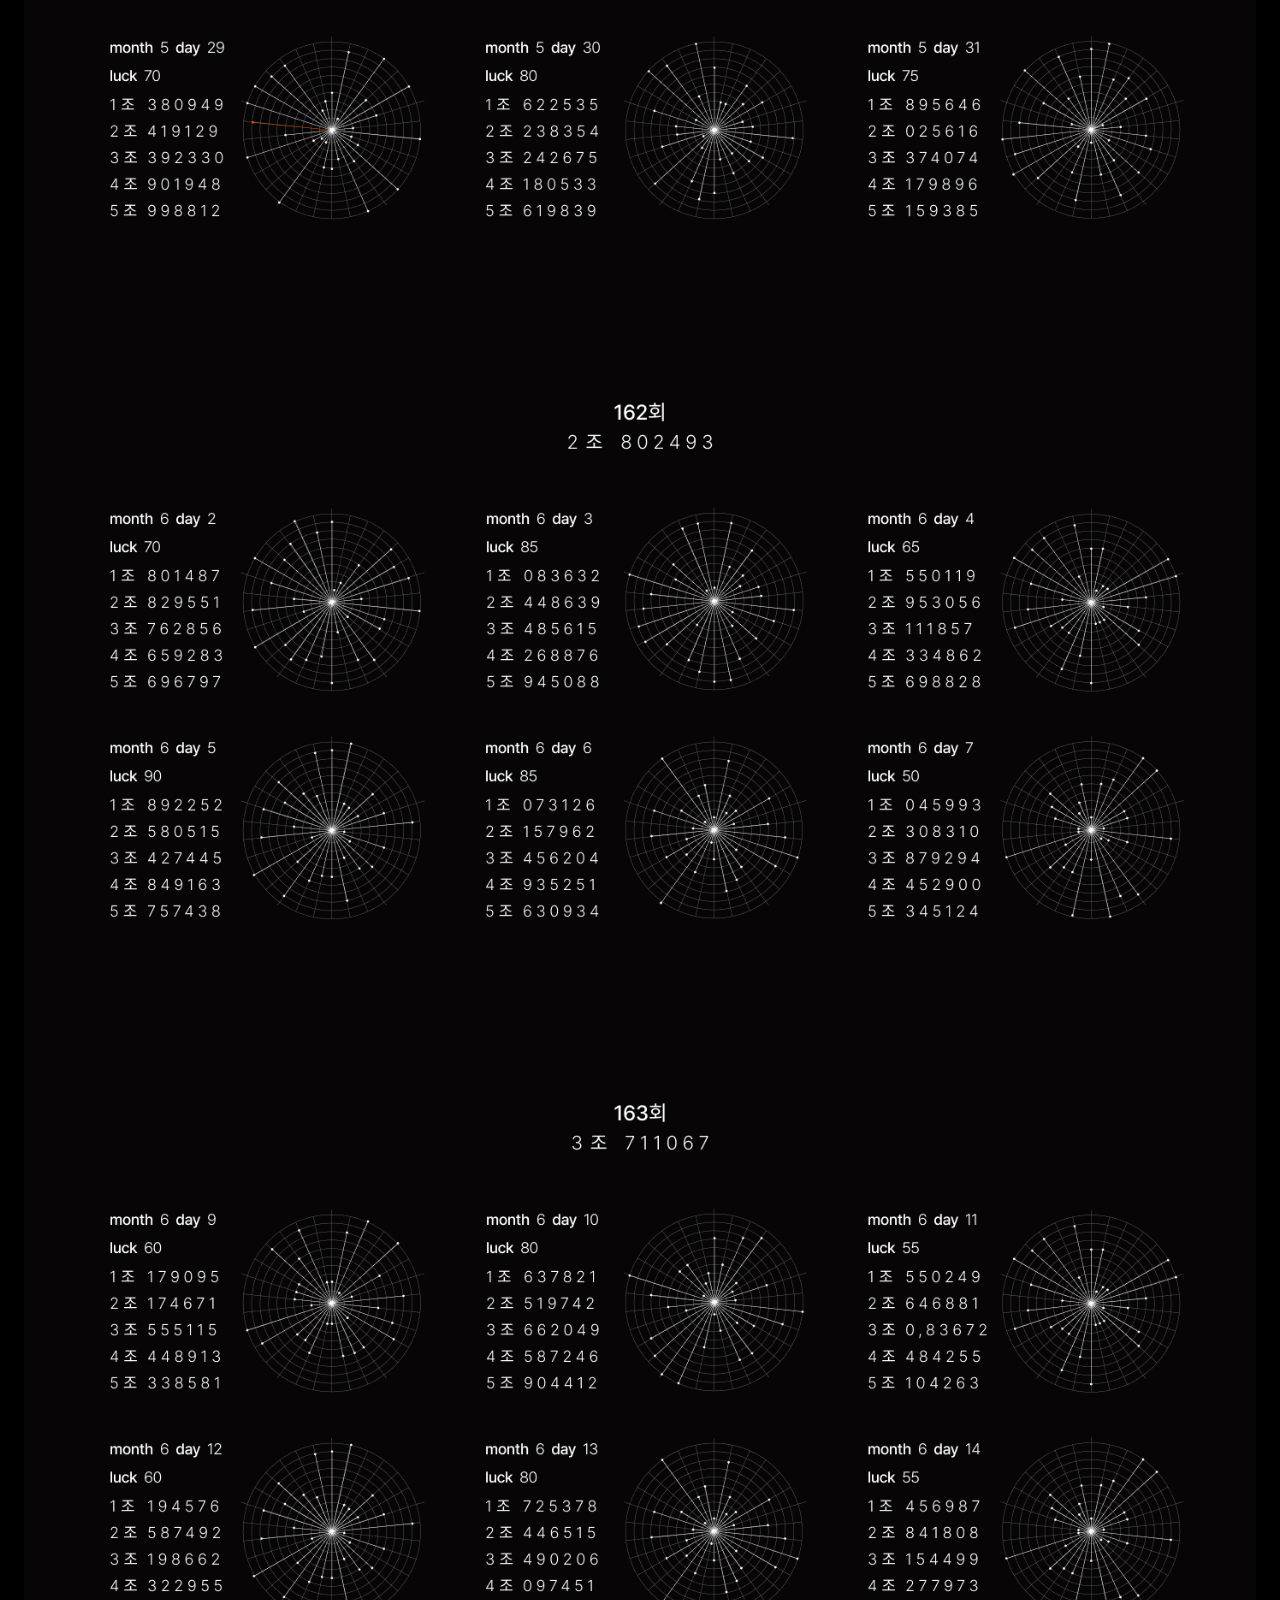
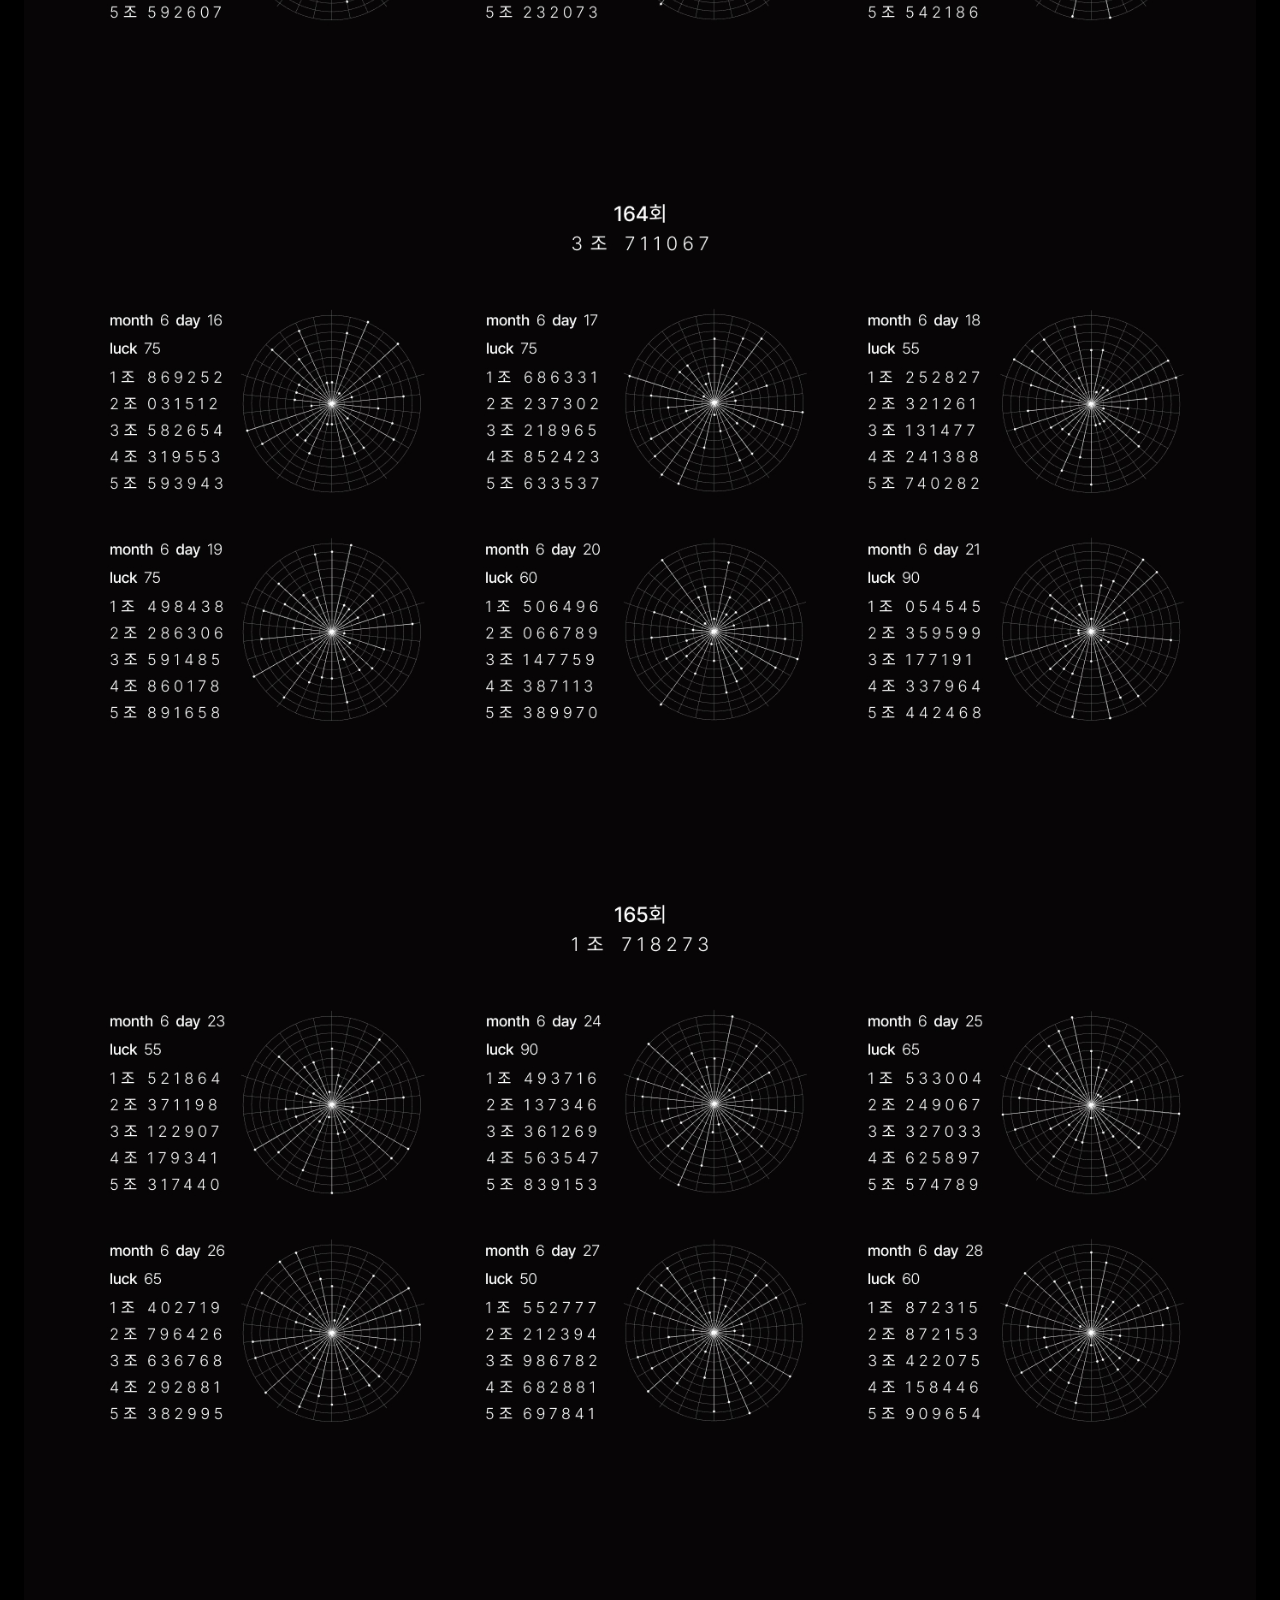
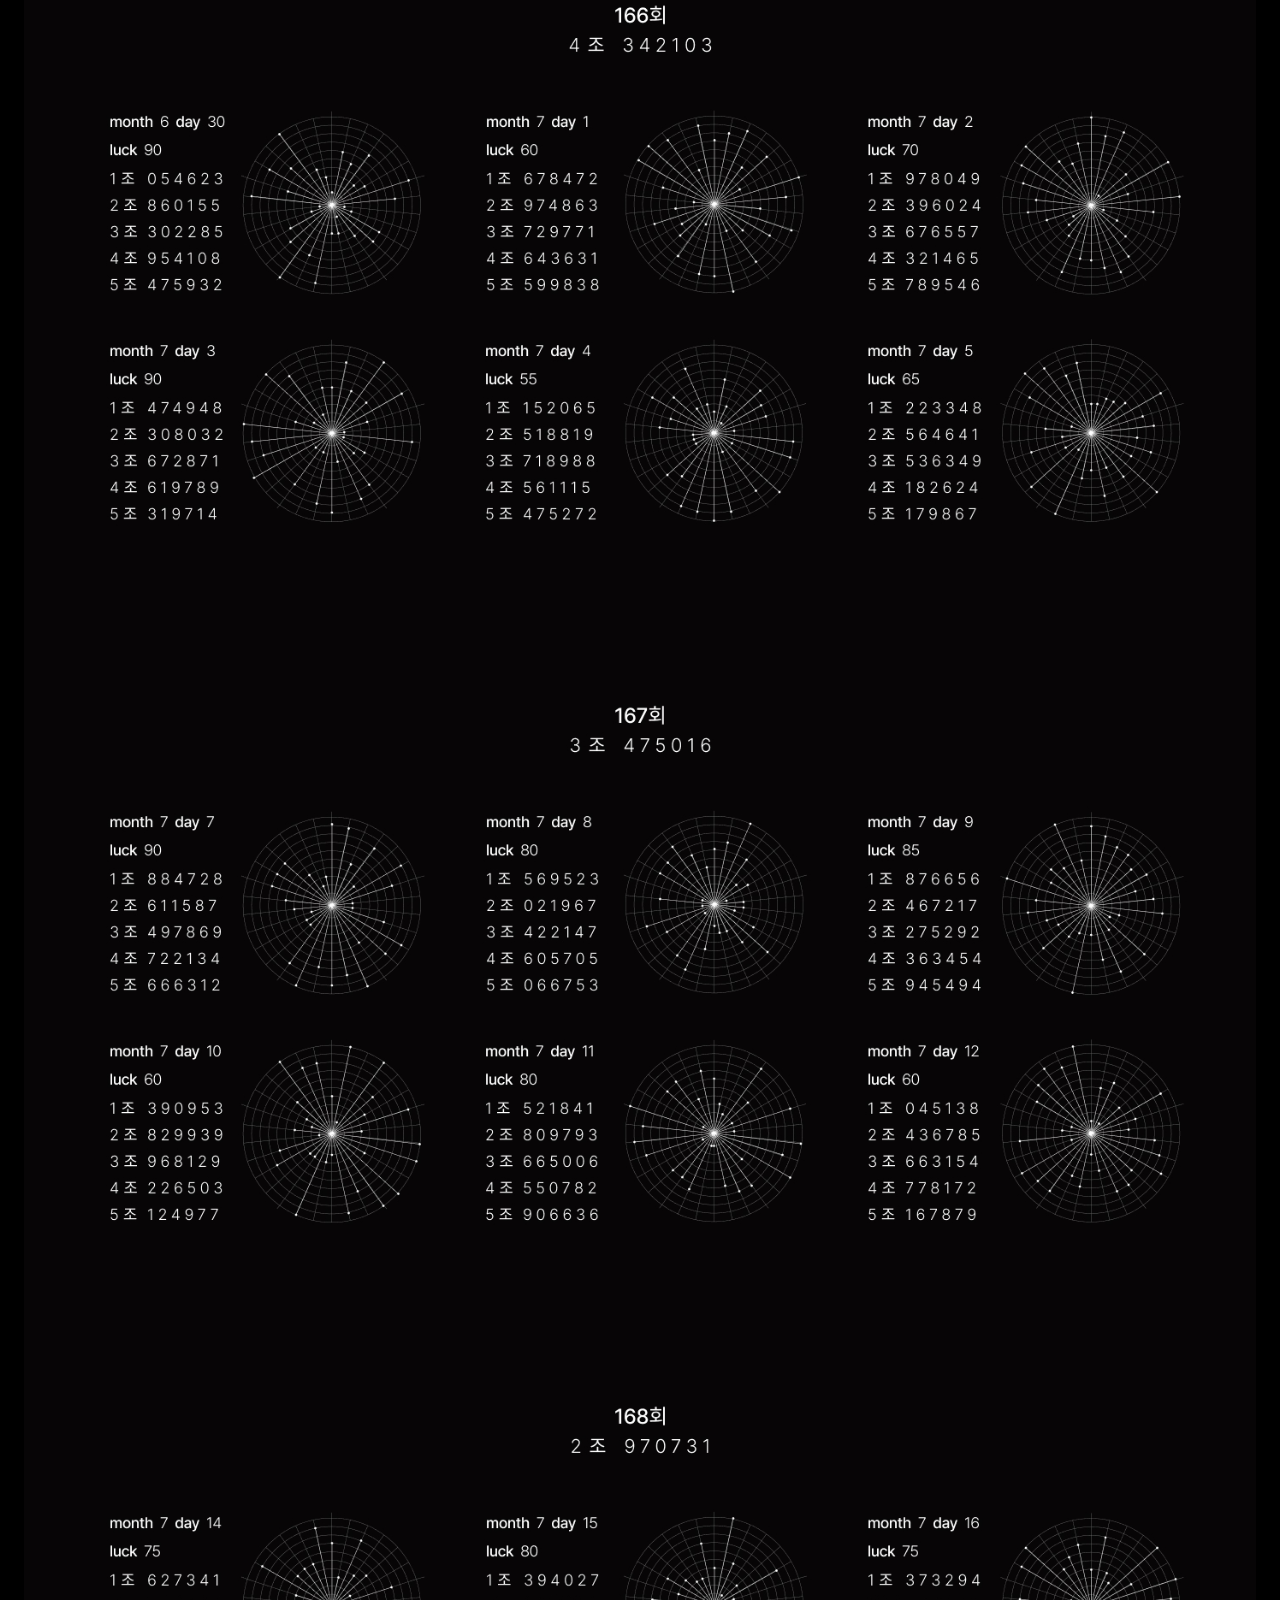
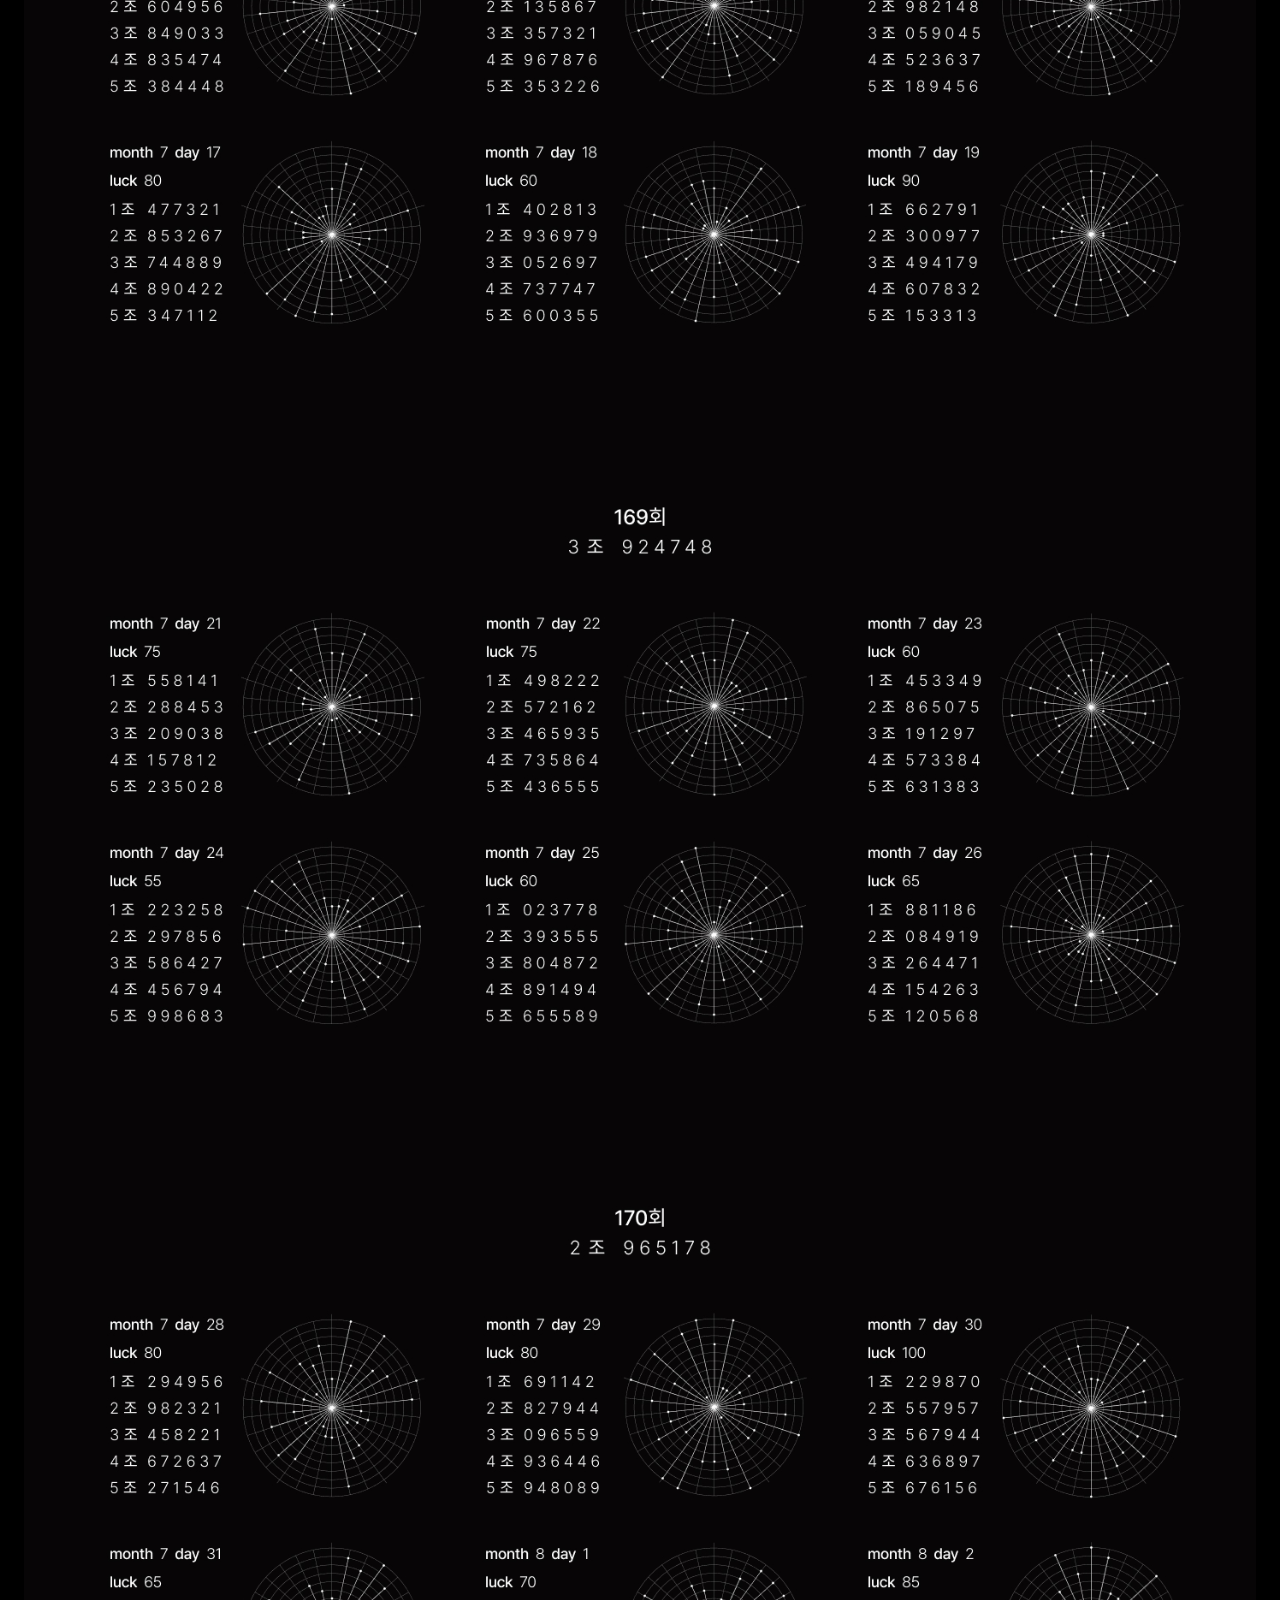
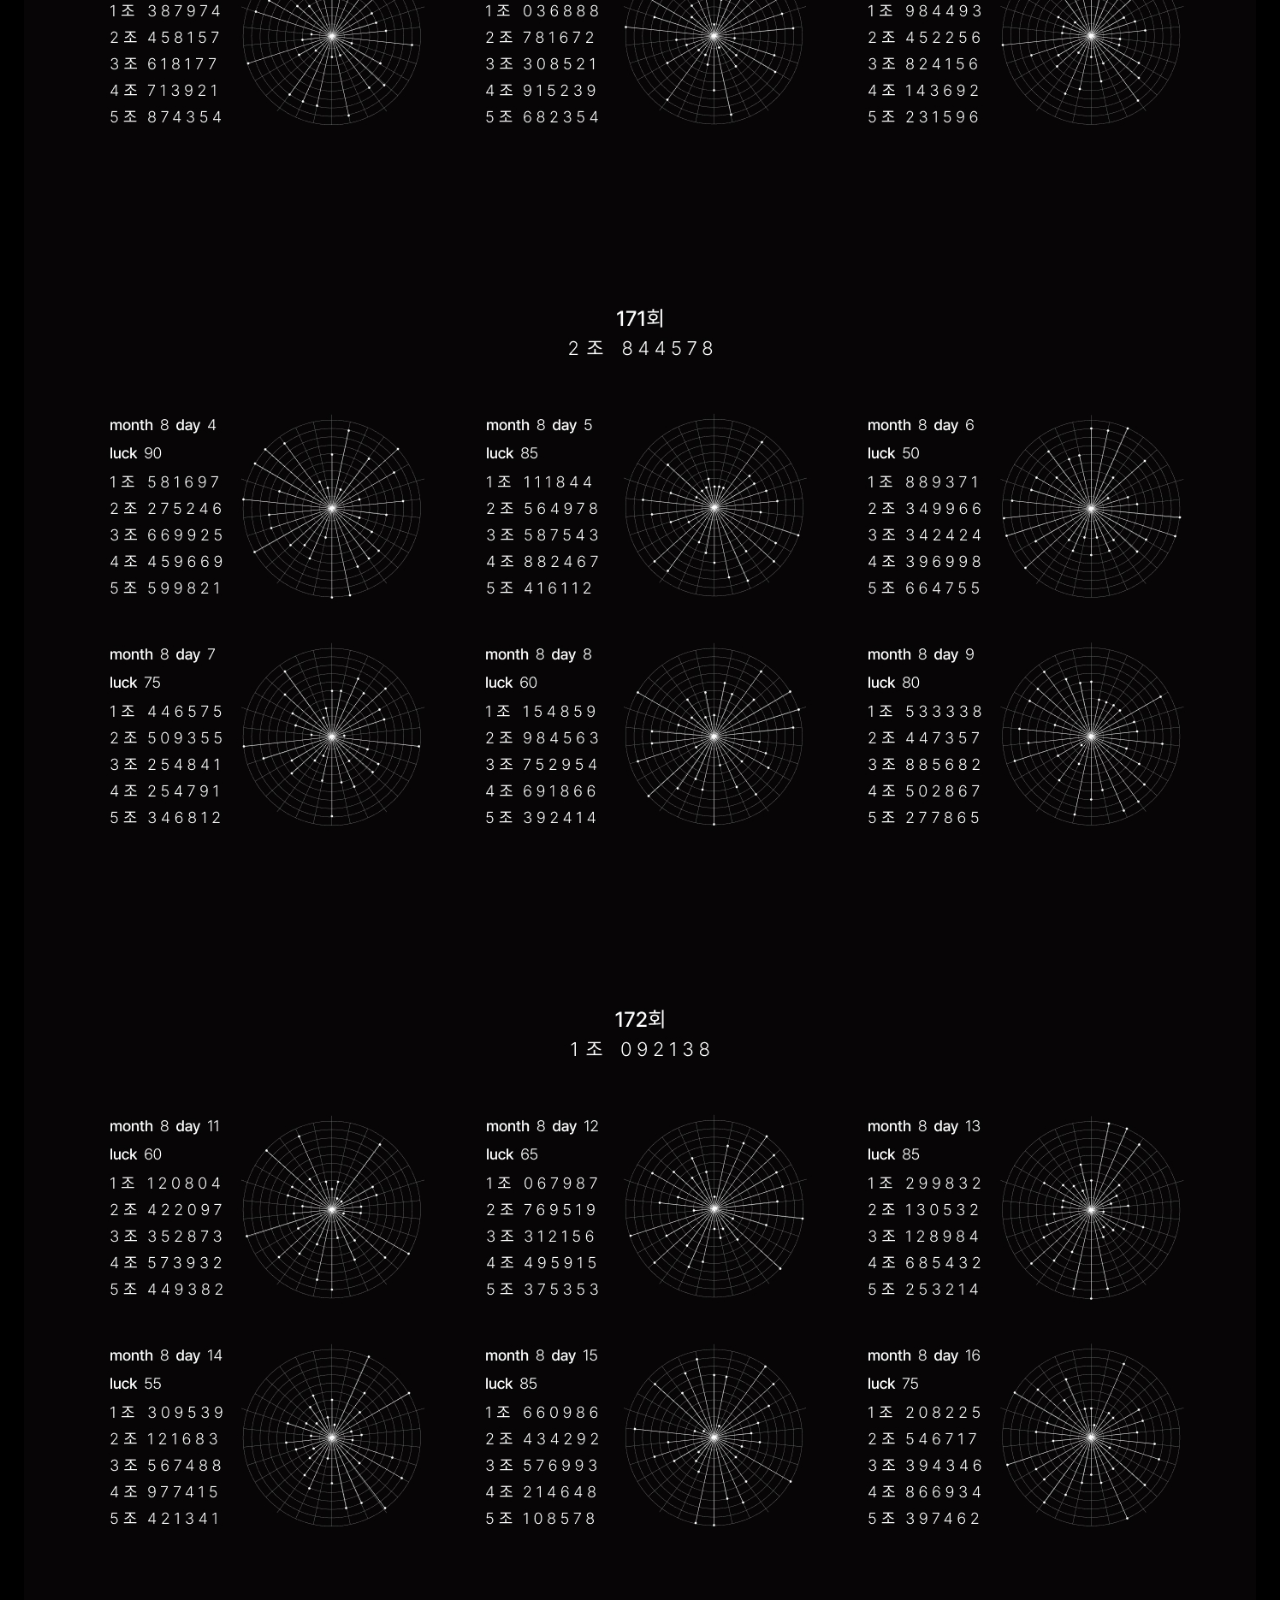
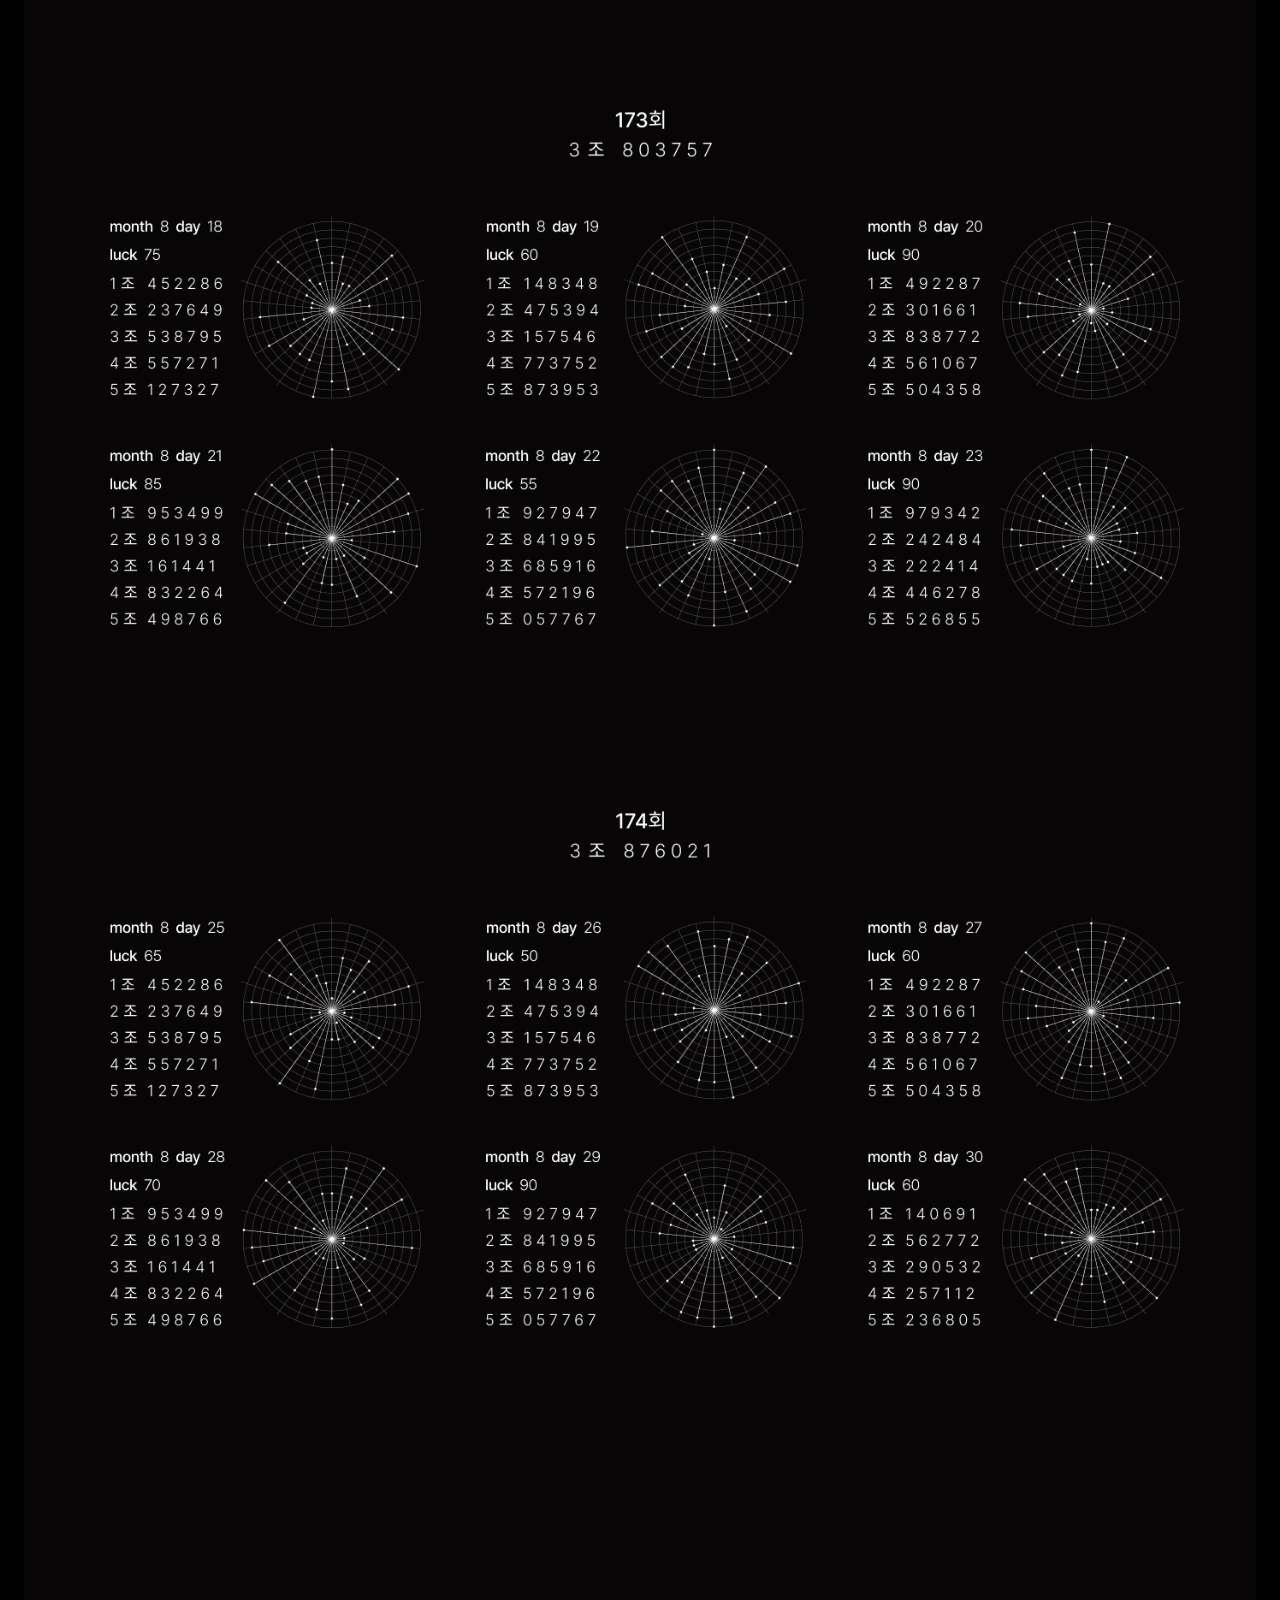
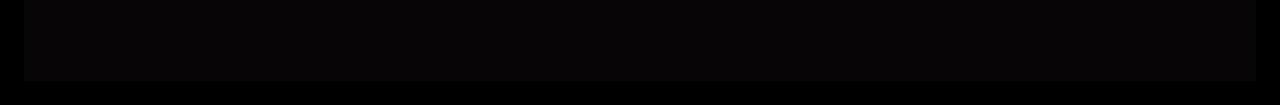
<file: src/subject1/assets/smu_idp/memories.html>
<!DOCTYPE html>
<html lang="ko">
  <head>
    <meta charset="UTF-8" />
    <meta name="viewport" content="width=device-width, initial-scale=1.0" />
    <title>lotto 720+</title>
    <link rel="stylesheet" href="./style/memories.css" />
  </head>
  <body>
    <div class="section nav">
      <div class="container">
        <div class="wrapper">
          <header>
            <a href="index.html" class="logo">
              <img src="./images/Frame 140.jpg" />
            </a>
          </header>
          <div class="nav__menuWrapper">
            <div class="nav__menu">
              <a href="index.html">fireworks</a>
            </div>
            <div class="nav__menu"><a href="memories.html">memories</a></div>
            <div class="nav__menu"><a href="luckycham.html">luckycham</a></div>
          </div>
        </div>
      </div>
    </div>

    <hr />

    <div class="section">
      <div class="container">
        <div class="wrapper">
          <div class="img">
            <img src="./images/Frame-_data_01.jpg" alt="" />
            <img src="./images/Frame-_data_02.jpg" alt="" />
            <img src="./images/Frame-_data_03.jpg" alt="" />
            <img src="./images/Frame-_data_04.jpg" alt="" />
            <img src="./images/Frame-_data_05.jpg" alt="" />
            <img src="./images/Frame-_data_06.jpg" alt="" />
            <img src="./images/Frame-_data_07.jpg" alt="" />
            <img src="./images/Frame-_data_08.jpg" alt="" />
            <img src="./images/Frame-_data_09.jpg" alt="" />
            <img src="./images/Frame-_data_10.jpg" alt="" />
            <img src="./images/Frame-_data_11.jpg" alt="" />
            <img src="./images/Frame-_data_12.jpg" alt="" />
            <img src="./images/Frame-_data_13.jpg" alt="" />
            <img src="./images/Frame-_data_14.jpg" alt="" />
            <img src="./images/Frame-_data_15.jpg" alt="" />
            <img src="./images/Frame-_data_16.jpg" alt="" />
            <img src="./images/Frame-_data_17.jpg" alt="" />
            <img src="./images/Frame-_data_18.jpg" alt="" />
            <img src="./images/Frame-_data_19.jpg" alt="" />
            <img src="./images/Frame-_data_20.jpg" alt="" />
            <img src="./images/Frame-_data_21.jpg" alt="" />
          </div>
        </div>
      </div>
    </div>
  </body>
</html>
</file>
<file: style/subject.css>
/* stylelint-disable selector-class-pattern */
@import "./theme.dark.css" (prefers-color-scheme: dark);
@import "./theme.light.css" (prefers-color-scheme: light);
:root {
  --max-width: 90rem;
}

*,
*::before,
*::after {
  box-sizing: border-box;
}

html {
  color-scheme: light dark;
  scroll-behavior: smooth;
}

body {
  margin: 0;
  overflow-x: hidden;
  background: var(--bg);
  color: var(--txt);
  font-family: system-ui;
  font-size: 1.125rem;
  line-height: 1.5;
}

h1,
h2,
h3,
h4,
h5,
h6 {
  line-height: 1.2;
}

a {
  color: var(--txt-primary);
  text-decoration: none;
}
a:link {
  color: var(--txt-primary);
}
a:visited {
  color: var(--txt-tertiary);
}
a:hover {
  color: var(--txt-primary);
}
a:focus {
  color: var(--txt-primary);
}
a:active {
  color: var(--txt-primary);
}

iframe,
img,
picture,
svg,
video {
  display: block;
  max-width: 100%;
}

.wrapper {
  max-width: var(--max-width);
  margin-inline: auto;
  padding: 3rem 1.5rem;
}

a.btn,
.btn {
  display: flex;
  position: relative;
  z-index: 1;
  align-items: center;
  justify-content: center;
  width: -moz-fit-content;
  width: fit-content;
  min-height: 3rem;
  padding-inline: 1.5rem;
  color: var(--btn-filled-txt);
  font-size: 0.875rem;
  font-weight: 500;
  line-height: 1.25rem;
  text-align: center;
}
a.btn::after,
.btn::after {
  content: "";
  position: absolute;
  z-index: -1;
  height: 2.5rem;
  transition: background-color 150ms ease-out, box-shadow 150ms ease-out, color 150ms ease-out;
  border-radius: 0.5rem;
  background-color: var(--btn-filled-bg);
  inset-inline: 0;
}
a.btn:hover,
.btn:hover {
  color: var(--btn-filled-txt);
}
a.btn:hover::after,
.btn:hover::after {
  background-color: var(--btn-filled-bg-hover);
}
a.btn:focus,
.btn:focus {
  color: var(--btn-filled-txt);
}
a.btn:focus::after,
.btn:focus::after {
  background-color: var(--btn-filled-bg-focused);
}
a.btn:active,
.btn:active {
  color: var(--btn-filled-txt);
}
a.btn:active::after,
.btn:active::after {
  background-color: var(--btn-filled-bg-pressed);
}
a.btn.disabled,
.btn.disabled {
  color: var(--btn-filled-txt-disabled);
}
a.btn.disabled::after,
.btn.disabled::after {
  background-color: var(--btn-filled-bg-disabled);
}
a.btn--width-stretch,
.btn--width-stretch {
  width: 100%;
}
a.btn--type-tonal,
.btn--type-tonal {
  color: var(--btn-tonal-txt);
}
a.btn--type-tonal::after,
.btn--type-tonal::after {
  background-color: var(--btn-tonal-bg);
}
a.btn--type-tonal:hover,
.btn--type-tonal:hover {
  color: var(--btn-tonal-txt);
}
a.btn--type-tonal:hover::after,
.btn--type-tonal:hover::after {
  background-color: var(--btn-tonal-bg-hover);
}
a.btn--type-tonal:focus,
.btn--type-tonal:focus {
  color: var(--btn-tonal-txt);
}
a.btn--type-tonal:focus::after,
.btn--type-tonal:focus::after {
  background-color: var(--btn-tonal-bg-focused);
}
a.btn--type-tonal:active,
.btn--type-tonal:active {
  color: var(--btn-tonal-txt);
}
a.btn--type-tonal:active::after,
.btn--type-tonal:active::after {
  background-color: var(--btn-tonal-bg-pressed);
}
a.btn--type-tonal.disabled,
.btn--type-tonal.disabled {
  color: var(--btn-tonal-txt-disabled);
}
a.btn--type-tonal.disabled::after,
.btn--type-tonal.disabled::after {
  background-color: var(--btn-tonal-bg-disabled);
}
a.btn--type-elevated,
.btn--type-elevated {
  color: var(--btn-elevated-txt);
}
a.btn--type-elevated::after,
.btn--type-elevated::after {
  background-color: var(--btn-elevated-bg);
}
a.btn--type-elevated:hover,
.btn--type-elevated:hover {
  color: var(--btn-elevated-txt);
}
a.btn--type-elevated:hover::after,
.btn--type-elevated:hover::after {
  background-color: var(--btn-elevated-bg-hover);
}
a.btn--type-elevated:focus,
.btn--type-elevated:focus {
  color: var(--btn-elevated-txt);
}
a.btn--type-elevated:focus::after,
.btn--type-elevated:focus::after {
  background-color: var(--btn-elevated-bg-focused);
}
a.btn--type-elevated:active,
.btn--type-elevated:active {
  color: var(--btn-elevated-txt);
}
a.btn--type-elevated:active::after,
.btn--type-elevated:active::after {
  background-color: var(--btn-elevated-bg-pressed);
}
a.btn--type-elevated.disabled,
.btn--type-elevated.disabled {
  color: var(--btn-elevated-txt-disabled);
}
a.btn--type-elevated.disabled::after,
.btn--type-elevated.disabled::after {
  background-color: var(--btn-elevated-bg-disabled);
}

@media (prefers-color-scheme: dark) {
  .btn:hover::after {
    box-shadow: 0 0.0625rem 0.1875rem 0.0625rem rgba(0, 0, 0, 0.15), 0 0.0625rem 0.125rem rgba(0, 0, 0, 0.3);
  }
  .btn--type-elevated::after {
    box-shadow: 0 0.0625rem 0.1875rem 0.0625rem rgba(0, 0, 0, 0.15), 0 0.0625rem 0.125rem rgba(0, 0, 0, 0.3);
  }
  .btn--type-elevated:hover::after {
    box-shadow: 0 0.125rem 0.375rem 0.125rem rgba(0, 0, 0, 0.15), 0 0.0625rem 0.125rem rgba(0, 0, 0, 0.3);
  }
  .btn--type-elevated:focus::after {
    box-shadow: 0 0.0625rem 0.1875rem 0.0625rem rgba(0, 0, 0, 0.15), 0 0.0625rem 0.125rem rgba(0, 0, 0, 0.3);
  }
  .btn--type-elevated:active::after {
    box-shadow: 0 0.0625rem 0.1875rem 0.0625rem rgba(0, 0, 0, 0.15), 0 0.0625rem 0.125rem rgba(0, 0, 0, 0.3);
  }
}
@media (prefers-color-scheme: light) {
  .btn:hover::after {
    box-shadow: 0 0.0625rem 0.125rem rgba(0, 0, 0, 0.3), 0 0.0625rem 0.1875rem 0.0625rem rgba(0, 0, 0, 0.15);
  }
  .btn--type-elevated::after {
    box-shadow: 0 0.0625rem 0.125rem rgba(0, 0, 0, 0.3), 0 0.0625rem 0.1875rem 0.0625rem rgba(0, 0, 0, 0.15);
  }
  .btn--type-elevated:hover::after {
    box-shadow: 0 0.0625rem 0.125rem rgba(0, 0, 0, 0.3), 0 0.125rem 0.375rem 0.125rem rgba(0, 0, 0, 0.15);
  }
  .btn--type-elevated:focus::after {
    box-shadow: 0 0.0625rem 0.125rem rgba(0, 0, 0, 0.3), 0 0.0625rem 0.1875rem 0.0625rem rgba(0, 0, 0, 0.15);
  }
  .btn--type-elevated:active::after {
    box-shadow: 0 0.0625rem 0.125rem rgba(0, 0, 0, 0.3), 0 0.0625rem 0.1875rem 0.0625rem rgba(0, 0, 0, 0.15);
  }
}
iframe,
img,
picture,
svg,
video,
.lottie {
  margin-inline: auto;
}
iframe.fullWidth,
img.fullWidth,
picture.fullWidth,
svg.fullWidth,
video.fullWidth,
.lottie.fullWidth {
  width: 100%;
}

header .wrapper {
  display: flex;
  flex-direction: column;
  align-items: flex-start;
  justify-content: center;
  min-height: 100dvh;
  gap: 1.5rem;
}
header .wrapper > * {
  margin: 0;
}

nav {
  background-color: var(--bg-variant);
  color: var(--txt-variant);
}
nav .wrapper {
  display: grid;
  grid-template-columns: repeat(3, 1fr);
  grid-template-rows: repeat(2, 1fr);
  align-items: center;
  width: -moz-fit-content;
  width: fit-content;
  justify-items: stretch;
  gap: 0.5rem;
}
nav .wrapper .fullColumn {
  grid-column: 1/-1;
}

main .shaddowWrap {
  position: relative;
  max-width: var(--max-width);
  margin: 3rem auto;
}
main section:has(h1, h2, h3, h4, h5, h6, p) .wrapper {
  box-sizing: content-box;
  max-width: 80ch;
}
main section:has(iframe, img, picture, svg, video, .lottie) .wrapper {
  padding: 0;
}

footer ol li {
  text-transform: capitalize;
}

@media (prefers-color-scheme: dark) {
  main .shaddowWrap {
    box-shadow: 0 0.5rem 0.75rem 0.375rem rgba(0, 0, 0, 0.15), 0 0.25rem 0.25rem rgba(0, 0, 0, 0.3);
  }
}
@media (prefers-color-scheme: light) {
  main .shaddowWrap {
    box-shadow: 0 0.5rem 0.75rem 0.375rem rgba(0, 0, 0, 0.15), 0 0.25rem 0.25rem rgba(0, 0, 0, 0.3);
  }
}
@media (width < 37.5rem) {
  body {
    font-size: 16px;
  }
  .wrapper {
    padding-inline: 1rem;
  }
  nav .wrapper {
    grid-template-columns: 1fr;
    grid-template-rows: repeat(4, 1fr);
  }
  nav .wrapper .fullColumn {
    grid-column: 1;
  }
}
</file>
<file: src/subject1/assets/smu_idp/style/memories.css>
* {
  margin: 0;
  padding: 0;
}
body {
  background-color: black;
  color: white;
}

a {
  text-decoration: none;
}

/* 가기전 */
a:link {
  color: white;
}
/* 갔다온 */
a:visited {
  color: white;
}
/* 마우스 위에 올라오면 */
a:hover {
  color: #ff5c00;
}
/* 마우스 누르면 졸라 잠깐 보이는. */
a:active {
  color: gray;
}

.container {
  /* background-color: green; */
  max-width: 1440px;
  margin-inline: auto;
  padding-inline: 24px;
}

.wrapper {
  /* background-color: blue; */
  padding-block: 24px;
}

.nav .wrapper {
  background-color: #070606;
  display: flex;
  justify-content: space-between;
  padding-block: 24px;
  padding-bottom: 29px;
}

.nav .nav__menuWrapper {
  display: flex;
  gap: 48px;
}

/* .nav {
  font-weight: 400;
  font-size: 24px;
} */

.nav__menu {
  display: inline-block;
  font-weight: 400;
  font-size: 24px;
  color: white;
}

header .logo {
  position: relative;
  max-width: 80px;
}
.logo img {
  width: 80%;
  height: auto;
  max-width: 100%;
}

iframe,
img,
picture,
svg,
video {
  display: block;
  max-width: 100%;
}

.img {
  max-width: 1440px;
  margin-inline: auto;
}
</file>
<file: src/subject1/assets/smu_idp/style/luckycham.css>
* {
  margin: 0;
  padding: 0;
}

body {
  background-color: black;
  color: white;
}

a {
  text-decoration: none;
}

a:link {
  color: white;
}

a:visited {
  color: white;
}

a:hover {
  color: #ff5c00;
}

a:active {
  color: gray;
}

.container {
  max-width: 1440px;
  margin-inline: auto;
  padding-inline: 24px;
}

.wrapper {
  padding-block: 24px;
}

.nav .wrapper {
  background-color: #070606;
  display: flex;
  justify-content: space-between;
  /* align-items: flex-start;
  padding-block: 24px; */
}

.nav .nav__menuWrapper {
  display: flex;
  gap: 48px;
}

.nav__menu {
  display: inline-block;
  font-weight: 400;
  font-size: 24px;
  color: white;
}

header .logo {
  position: relative;
  max-width: 80px;
}

.logo img {
  width: 80%;
  height: auto;
  max-width: 100%;
}

#section2 .wrapper {
  /* background-color: aqua; */
  display: flex;
  gap: 36px;
  margin-top: 20px;
  padding-inline: 0;
  justify-content: center;
}

.card__img {
  max-width: 100%;
  height: auto;
}

.card__img:hover {
  transform: translateY(-0.125rem) scale(1.03);
}
.card {
  display: flex;
}

.title {
  margin-top: 84px;
  text-align: center;
  font-size: 28px;
  font-weight: 700;
}

.text {
  margin-top: 18px;
  text-align: center;
  font-size: 20px;
  font-weight: 200;
}
</file>
